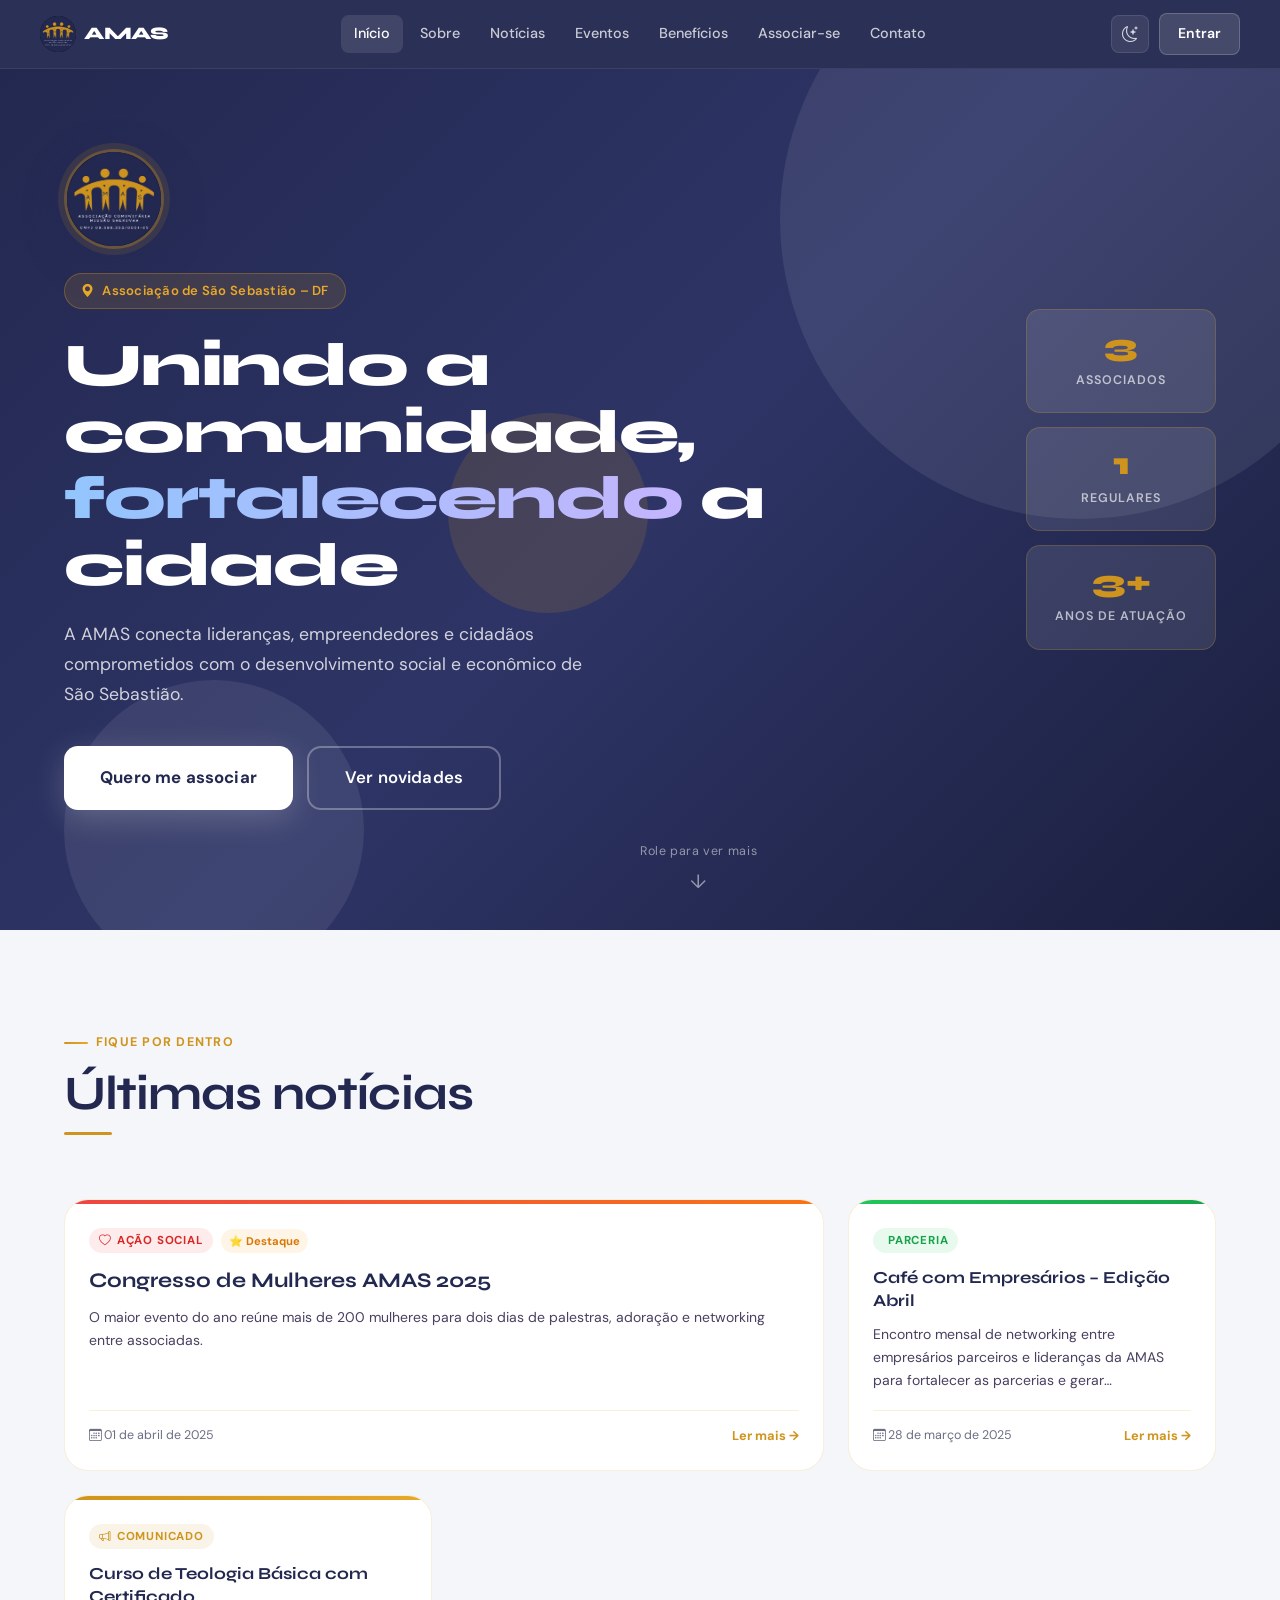
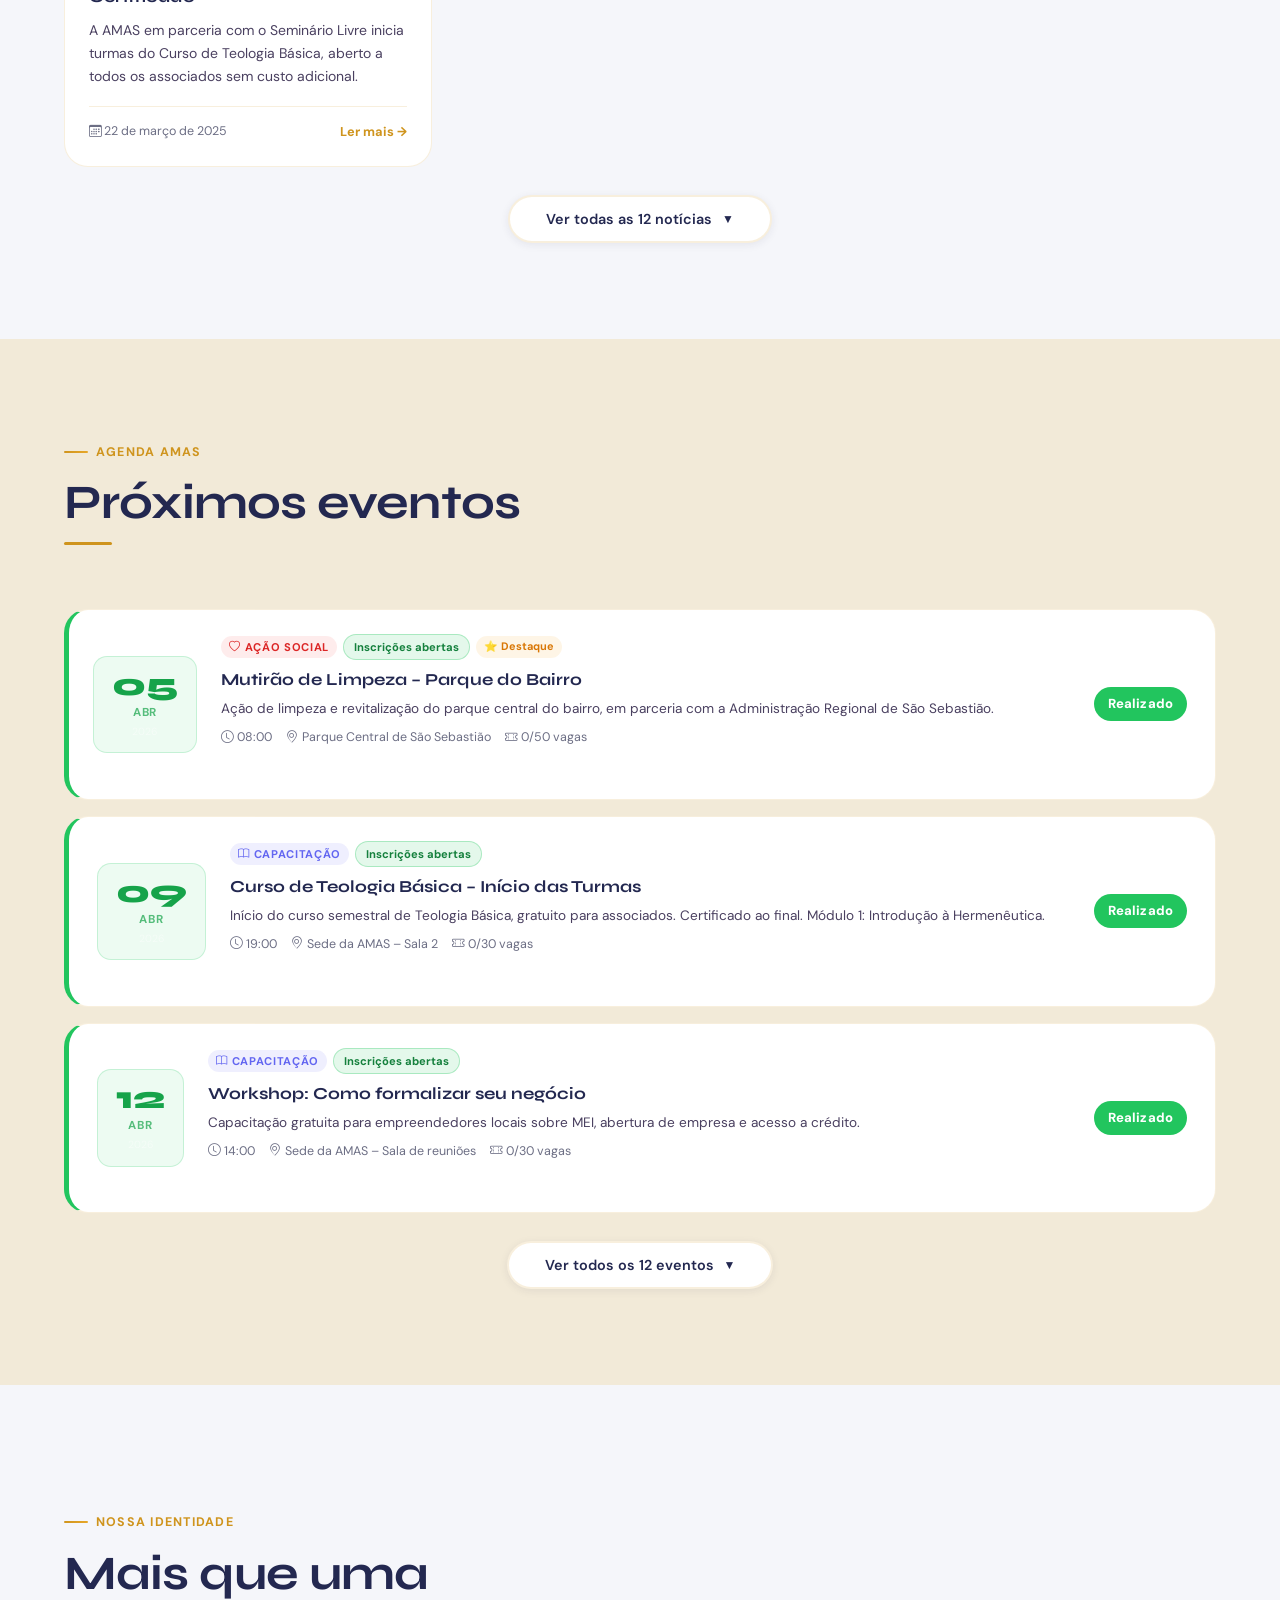
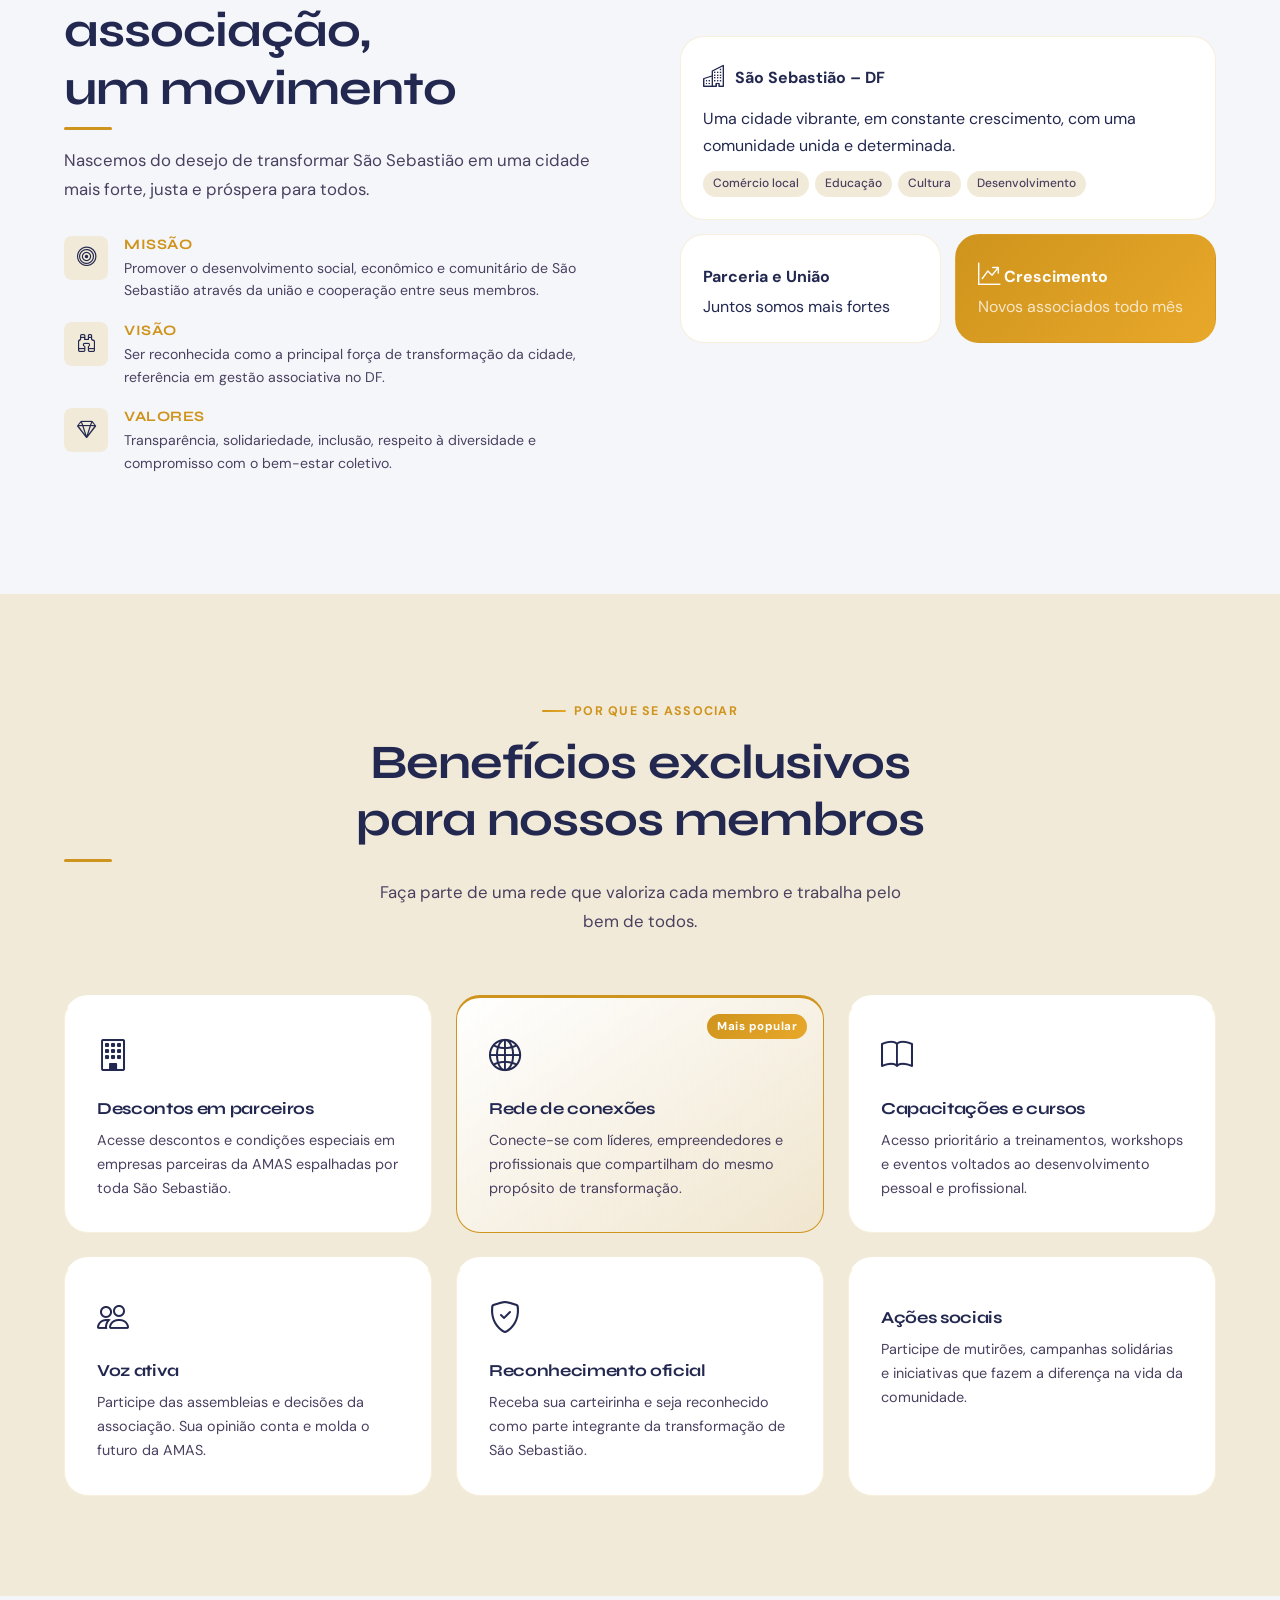
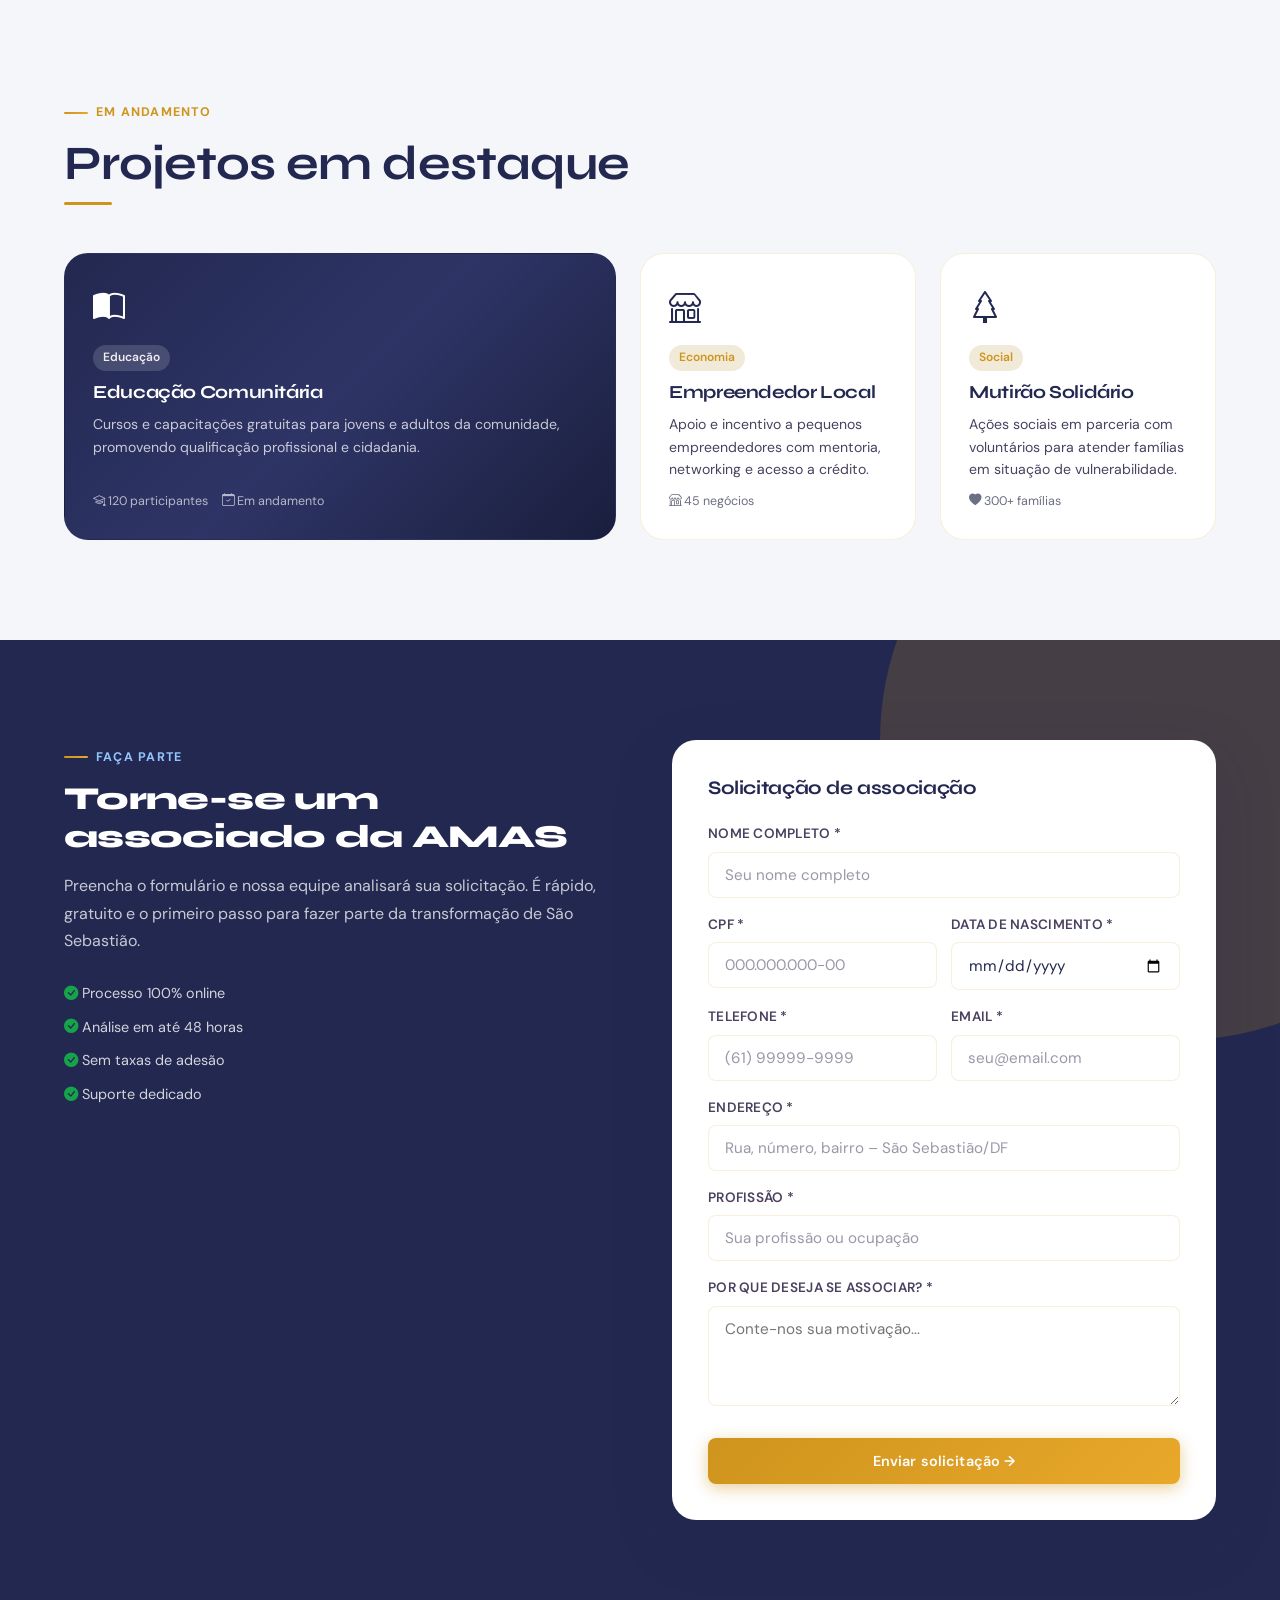
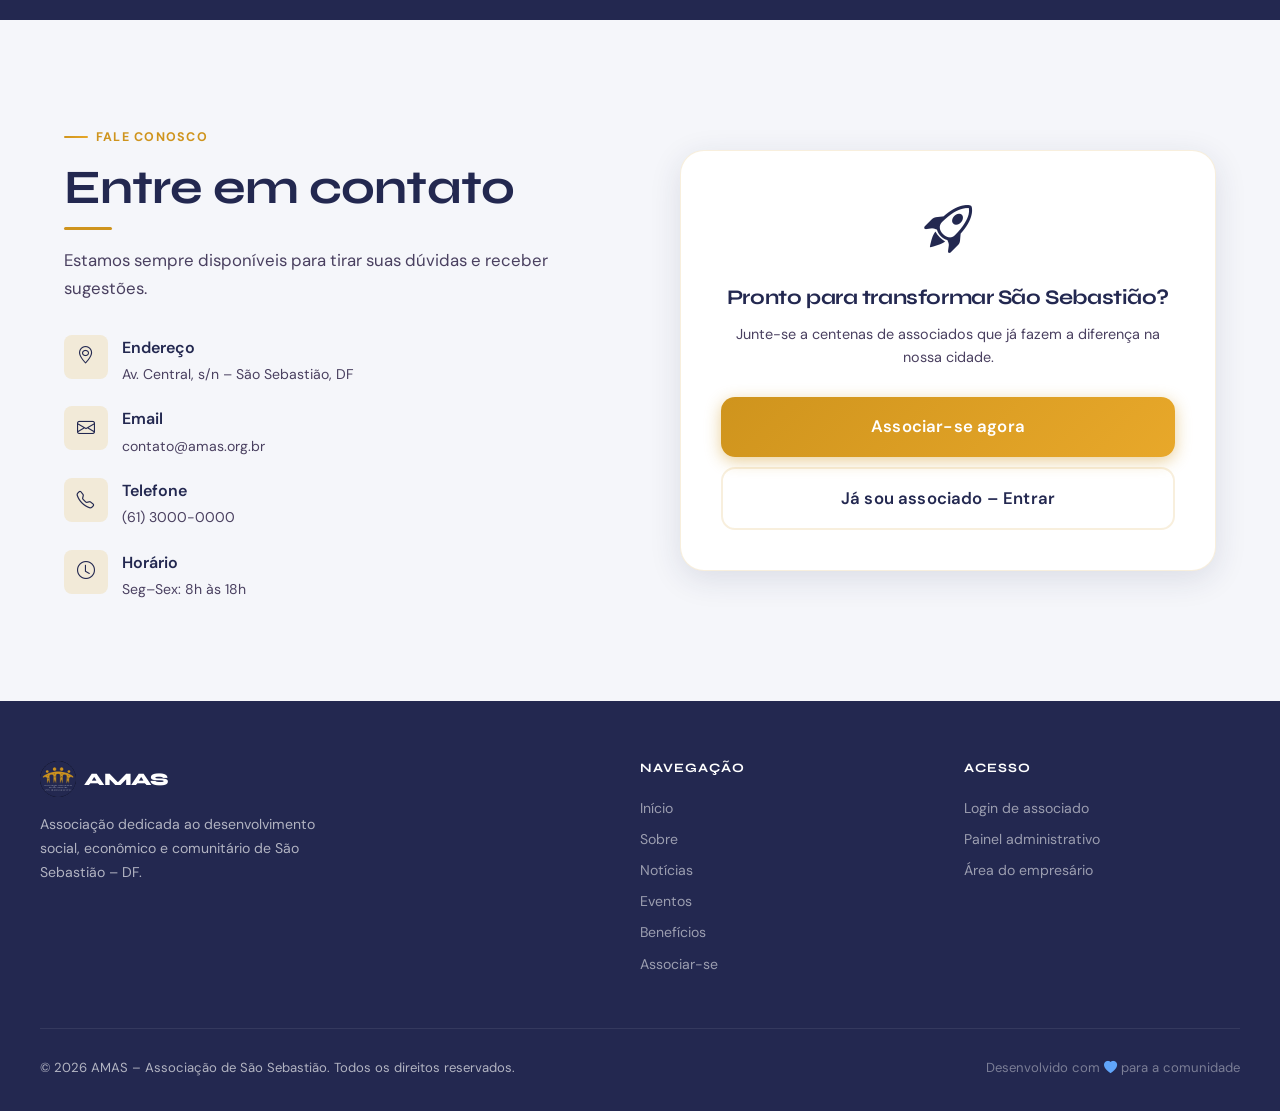
<file: index.html>
<!DOCTYPE html>
<html lang="pt-br" data-theme="light">
<head>
  <meta charset="UTF-8">
  <meta name="viewport" content="width=device-width, initial-scale=1.0">
  <title>AMAS – Associação de São Sebastião</title>
  <link rel="stylesheet" href="https://cdn.jsdelivr.net/npm/bootstrap-icons@1.11.3/font/bootstrap-icons.min.css">
  <link rel="stylesheet" href="css/style.css">
  <link rel="stylesheet" href="css/index.css">
</head>
<body>

<!-- HEADER -->
<header class="site-header">
  <div class="inner">
    <a href="index.html" class="logo-mark">
      <img src="[data-uri]" class="logo-img" alt="AMAS" aria-label="Logo AMAS"> AMAS
    </a>
    <nav class="site-nav">
      <a href="index.html" class="active">Início</a>
      <a href="sobre.html">Sobre</a>
      <a href="#noticias">Notícias</a>
      <a href="#eventos">Eventos</a>
      <a href="#beneficios">Benefícios</a>
      <a href="#associar">Associar-se</a>
      <a href="#contato">Contato</a>
    </nav>
    <div class="header-actions">
      <button class="btn-theme" id="btnTheme"><i class="bi bi-moon-stars"></i></button>
      <a href="login.html" class="btn-login-header">Entrar</a>
    </div>
  </div>
</header>

<!-- HERO -->
<section class="hero">
  <div class="hero-bg-shapes">
    <div class="shape shape-1"></div>
    <div class="shape shape-2"></div>
    <div class="shape shape-3"></div>
  </div>
  <div class="container hero-inner">
    <div class="hero-content">
      <div class="hero-logo-display">
        <img src="[data-uri]" alt="Logo AMAS" class="hero-logo-img">
      </div>
      <div class="hero-badge">
        <i class="bi bi-geo-alt-fill"></i> Associação de São Sebastião – DF
      </div>
      <h1 class="hero-title">
        Unindo a comunidade,<br>
        <span class="hero-highlight">fortalecendo</span> a cidade
      </h1>
      <p class="hero-desc">
        A AMAS conecta lideranças, empreendedores e cidadãos comprometidos com o desenvolvimento social e econômico de São Sebastião.
      </p>
      <div class="hero-actions">
        <a href="#associar" class="btn btn-lg" style="background:#fff;color:var(--azul-deep);font-weight:700;box-shadow:0 8px 32px rgba(255,255,255,0.2);">
          Quero me associar
        </a>
        <a href="#noticias" class="btn btn-lg" style="border:2px solid rgba(255,255,255,0.3);color:#fff;">
          Ver novidades
        </a>
      </div>
    </div>
    <div class="hero-stats">
      <div class="stat-card">
        <span class="stat-num" id="statTotal">—</span>
        <span class="stat-label">Associados</span>
      </div>
      <div class="stat-card">
        <span class="stat-num" id="statRegular">—</span>
        <span class="stat-label">Regulares</span>
      </div>
      <div class="stat-card">
        <span class="stat-num">3+</span>
        <span class="stat-label">Anos de atuação</span>
      </div>
    </div>
  </div>
  <div class="hero-scroll-indicator">
    <span>Role para ver mais</span>
    <div class="scroll-arrow">↓</div>
  </div>
</section>

<!-- NOTÍCIAS -->
<section class="section-noticias" id="noticias">
  <div class="container">
    <div class="section-header-row">
      <div>
        <span class="section-label">Fique por dentro</span>
        <h2 class="section-title">Últimas notícias</h2>
      </div>
    </div>
    <div id="publicNoticias" class="noticias-grid">
      <div class="pub-loading">Carregando notícias…</div>
    </div>
  </div>
</section>

<!-- EVENTOS -->
<section class="section-eventos" id="eventos">
  <div class="container">
    <div class="section-header-row">
      <div>
        <span class="section-label">Agenda AMAS</span>
        <h2 class="section-title">Próximos eventos</h2>
      </div>
    </div>
    <div id="publicEventos" class="eventos-list">
      <div class="pub-loading">Carregando eventos…</div>
    </div>
  </div>
</section>

<!-- SOBRE -->
<section class="section-sobre" id="sobre">
  <div class="container">
    <div class="sobre-grid">
      <div class="sobre-content">
        <span class="section-label">Nossa identidade</span>
        <h2 class="section-title">Mais que uma associação,<br>um movimento</h2>
        <p class="section-subtitle">
          Nascemos do desejo de transformar São Sebastião em uma cidade mais forte, justa e próspera para todos.
        </p>
        <div class="valores-grid">
          <div class="valor-item">
            <div class="valor-icon"><i class="bi bi-bullseye"></i></div>
            <div>
              <h4>Missão</h4>
              <p>Promover o desenvolvimento social, econômico e comunitário de São Sebastião através da união e cooperação entre seus membros.</p>
            </div>
          </div>
          <div class="valor-item">
            <div class="valor-icon"><i class="bi bi-binoculars"></i></div>
            <div>
              <h4>Visão</h4>
              <p>Ser reconhecida como a principal força de transformação da cidade, referência em gestão associativa no DF.</p>
            </div>
          </div>
          <div class="valor-item">
            <div class="valor-icon"><i class="bi bi-gem"></i></div>
            <div>
              <h4>Valores</h4>
              <p>Transparência, solidariedade, inclusão, respeito à diversidade e compromisso com o bem-estar coletivo.</p>
            </div>
          </div>
        </div>
      </div>
      <div class="sobre-visual">
        <div class="visual-card visual-card-main">
          <div class="vc-header">
            <span class="vc-icon"><i class="bi bi-buildings"></i></span>
            <strong>São Sebastião – DF</strong>
          </div>
          <p>Uma cidade vibrante, em constante crescimento, com uma comunidade unida e determinada.</p>
          <div class="vc-tags">
            <span class="tag">Comércio local</span>
            <span class="tag">Educação</span>
            <span class="tag">Cultura</span>
            <span class="tag">Desenvolvimento</span>
          </div>
        </div>
        <div class="visual-card visual-card-sm">
          <span class="vc-icon"><i class="bi bi-handshake"></i></span>
          <strong>Parceria e União</strong>
          <p>Juntos somos mais fortes</p>
        </div>
        <div class="visual-card visual-card-sm accent">
          <span class="vc-icon"><i class="bi bi-graph-up-arrow"></i></span>
          <strong>Crescimento</strong>
          <p>Novos associados todo mês</p>
        </div>
      </div>
    </div>
  </div>
</section>

<!-- BENEFÍCIOS -->
<section class="section-beneficios" id="beneficios">
  <div class="container">
    <div class="text-center mb-section">
      <span class="section-label">Por que se associar</span>
      <h2 class="section-title">Benefícios exclusivos<br>para nossos membros</h2>
      <p class="section-subtitle" style="margin:0 auto;">
        Faça parte de uma rede que valoriza cada membro e trabalha pelo bem de todos.
      </p>
    </div>
    <div class="beneficios-grid">
      <div class="beneficio-card">
        <div class="bc-icon"><i class="bi bi-building"></i></div>
        <h3>Descontos em parceiros</h3>
        <p>Acesse descontos e condições especiais em empresas parceiras da AMAS espalhadas por toda São Sebastião.</p>
      </div>
      <div class="beneficio-card featured">
        <div class="bc-badge">Mais popular</div>
        <div class="bc-icon"><i class="bi bi-globe2"></i></div>
        <h3>Rede de conexões</h3>
        <p>Conecte-se com líderes, empreendedores e profissionais que compartilham do mesmo propósito de transformação.</p>
      </div>
      <div class="beneficio-card">
        <div class="bc-icon"><i class="bi bi-book"></i></div>
        <h3>Capacitações e cursos</h3>
        <p>Acesso prioritário a treinamentos, workshops e eventos voltados ao desenvolvimento pessoal e profissional.</p>
      </div>
      <div class="beneficio-card">
        <div class="bc-icon"><i class="bi bi-people"></i></div>
        <h3>Voz ativa</h3>
        <p>Participe das assembleias e decisões da associação. Sua opinião conta e molda o futuro da AMAS.</p>
      </div>
      <div class="beneficio-card">
        <div class="bc-icon"><i class="bi bi-shield-check"></i></div>
        <h3>Reconhecimento oficial</h3>
        <p>Receba sua carteirinha e seja reconhecido como parte integrante da transformação de São Sebastião.</p>
      </div>
      <div class="beneficio-card">
        <div class="bc-icon"><i class="bi bi-heart-handshake"></i></div>
        <h3>Ações sociais</h3>
        <p>Participe de mutirões, campanhas solidárias e iniciativas que fazem a diferença na vida da comunidade.</p>
      </div>
    </div>
  </div>
</section>

<!-- PROJETOS -->
<section class="section-projetos">
  <div class="container">
    <div class="projetos-header">
      <div>
        <span class="section-label">Em andamento</span>
        <h2 class="section-title" style="margin-bottom:0;">Projetos em destaque</h2>
      </div>
    </div>
    <div class="projetos-grid">
      <div class="projeto-card grande">
        <div class="proj-icon"><i class="bi bi-book-half"></i></div>
        <span class="proj-tag">Educação</span>
        <h3>Educação Comunitária</h3>
        <p>Cursos e capacitações gratuitas para jovens e adultos da comunidade, promovendo qualificação profissional e cidadania.</p>
        <div class="proj-meta">
          <span><i class="bi bi-mortarboard"></i> 120 participantes</span>
          <span><i class="bi bi-calendar-check"></i> Em andamento</span>
        </div>
      </div>
      <div class="projeto-card">
        <div class="proj-icon"><i class="bi bi-shop"></i></div>
        <span class="proj-tag">Economia</span>
        <h3>Empreendedor Local</h3>
        <p>Apoio e incentivo a pequenos empreendedores com mentoria, networking e acesso a crédito.</p>
        <div class="proj-meta"><span><i class="bi bi-shop"></i> 45 negócios</span></div>
      </div>
      <div class="projeto-card">
        <div class="proj-icon"><i class="bi bi-tree"></i></div>
        <span class="proj-tag">Social</span>
        <h3>Mutirão Solidário</h3>
        <p>Ações sociais em parceria com voluntários para atender famílias em situação de vulnerabilidade.</p>
        <div class="proj-meta"><span><i class="bi bi-heart-fill"></i> 300+ famílias</span></div>
      </div>
    </div>
  </div>
</section>

<!-- FORMULÁRIO -->
<section class="section-associar" id="associar">
  <div class="container">
    <div class="associar-wrapper">
      <div class="associar-info">
        <span class="section-label" style="color:#93c5fd;">Faça parte</span>
        <h2 style="font-family:var(--font-display);font-size:2rem;font-weight:800;color:#fff;margin-bottom:16px;">
          Torne-se um associado da AMAS
        </h2>
        <p style="color:rgba(255,255,255,0.75);line-height:1.7;margin-bottom:28px;">
          Preencha o formulário e nossa equipe analisará sua solicitação. É rápido, gratuito e o primeiro passo para fazer parte da transformação de São Sebastião.
        </p>
        <ul class="checklist">
          <li><i class="bi bi-check-circle-fill" style="color:#16a34a;"></i> Processo 100% online</li>
          <li><i class="bi bi-check-circle-fill" style="color:#16a34a;"></i> Análise em até 48 horas</li>
          <li><i class="bi bi-check-circle-fill" style="color:#16a34a;"></i> Sem taxas de adesão</li>
          <li><i class="bi bi-check-circle-fill" style="color:#16a34a;"></i> Suporte dedicado</li>
        </ul>
      </div>
      <div class="associar-form-card">
        <h3 style="font-family:var(--font-display);font-size:1.2rem;font-weight:700;margin-bottom:24px;color:var(--text-primary);">
          Solicitação de associação
        </h3>
        <div id="formSucesso" class="hidden form-success-msg">
          <div class="success-icon"><i class="bi bi-check-circle-fill" style="font-size:2.5rem;color:#16a34a;"></i></div>
          <h4>Solicitação enviada!</h4>
          <p>Sua solicitação foi enviada com sucesso. A equipe da AMAS analisará seu cadastro e entrará em contato em breve.</p>
        </div>
        <form id="formAssociar" class="form-grid" novalidate>
          <div class="form-group">
            <label class="form-label">Nome completo *</label>
            <input type="text" id="f_nome" class="form-input" placeholder="Seu nome completo" required>
          </div>
          <div class="form-row">
            <div class="form-group">
              <label class="form-label">CPF *</label>
              <input type="text" id="f_cpf" class="form-input" placeholder="000.000.000-00" maxlength="14" required>
            </div>
            <div class="form-group">
              <label class="form-label">Data de nascimento *</label>
              <input type="date" id="f_nasc" class="form-input" required>
            </div>
          </div>
          <div class="form-row">
            <div class="form-group">
              <label class="form-label">Telefone *</label>
              <input type="tel" id="f_tel" class="form-input" placeholder="(61) 99999-9999" required>
            </div>
            <div class="form-group">
              <label class="form-label">Email *</label>
              <input type="email" id="f_email" class="form-input" placeholder="seu@email.com" required>
            </div>
          </div>
          <div class="form-group">
            <label class="form-label">Endereço *</label>
            <input type="text" id="f_end" class="form-input" placeholder="Rua, número, bairro – São Sebastião/DF" required>
          </div>
          <div class="form-group">
            <label class="form-label">Profissão *</label>
            <input type="text" id="f_prof" class="form-input" placeholder="Sua profissão ou ocupação" required>
          </div>
          <div class="form-group">
            <label class="form-label">Por que deseja se associar? *</label>
            <textarea id="f_motivo" class="form-textarea" placeholder="Conte-nos sua motivação..." rows="3" required></textarea>
          </div>
          <p id="formMsg" style="font-size:0.85rem;color:#ef4444;"></p>
          <button type="submit" class="btn btn-primary" style="width:100%;justify-content:center;padding:14px;">
            Enviar solicitação →
          </button>
        </form>
      </div>
    </div>
  </div>
</section>

<!-- CONTATO -->
<section class="section-contato" id="contato">
  <div class="container">
    <div class="contato-grid">
      <div>
        <span class="section-label">Fale conosco</span>
        <h2 class="section-title">Entre em contato</h2>
        <p class="section-subtitle">Estamos sempre disponíveis para tirar suas dúvidas e receber sugestões.</p>
        <div class="contato-items">
          <div class="contato-item">
            <span class="ci-icon"><i class="bi bi-geo-alt"></i></span>
            <div><strong>Endereço</strong><p>Av. Central, s/n – São Sebastião, DF</p></div>
          </div>
          <div class="contato-item">
            <span class="ci-icon"><i class="bi bi-envelope"></i></span>
            <div><strong>Email</strong><p>contato@amas.org.br</p></div>
          </div>
          <div class="contato-item">
            <span class="ci-icon"><i class="bi bi-telephone"></i></span>
            <div><strong>Telefone</strong><p>(61) 3000-0000</p></div>
          </div>
          <div class="contato-item">
            <span class="ci-icon"><i class="bi bi-clock"></i></span>
            <div><strong>Horário</strong><p>Seg–Sex: 8h às 18h</p></div>
          </div>
        </div>
      </div>
      <div class="contato-cta-card">
        <div class="cta-icon"><i class="bi bi-rocket-takeoff"></i></div>
        <h3>Pronto para transformar São Sebastião?</h3>
        <p>Junte-se a centenas de associados que já fazem a diferença na nossa cidade.</p>
        <a href="#associar" class="btn btn-primary btn-lg" style="width:100%;justify-content:center;">Associar-se agora</a>
        <a href="login.html" class="btn btn-outline btn-lg" style="width:100%;justify-content:center;margin-top:10px;">Já sou associado – Entrar</a>
      </div>
    </div>
  </div>
</section>

<!-- FOOTER -->
<footer class="site-footer">
  <div class="footer-inner">
    <div class="footer-grid">
      <div class="footer-brand">
        <div class="logo-mark" style="color:#fff;">
          <img src="[data-uri]" class="logo-img" alt="AMAS" aria-label="Logo AMAS"> AMAS
        </div>
        <p>Associação dedicada ao desenvolvimento social, econômico e comunitário de São Sebastião – DF.</p>
      </div>
      <div class="footer-col">
        <h4>Navegação</h4>
        <a href="index.html">Início</a>
        <a href="sobre.html">Sobre</a>
        <a href="#noticias">Notícias</a>
        <a href="#eventos">Eventos</a>
        <a href="#beneficios">Benefícios</a>
        <a href="#associar">Associar-se</a>
      </div>
      <div class="footer-col">
        <h4>Acesso</h4>
        <a href="login.html">Login de associado</a>
        <a href="login.html">Painel administrativo</a>
        <a href="login.html">Área do empresário</a>
      </div>
    </div>
    <div class="footer-bottom">
      <span>© 2026 AMAS – Associação de São Sebastião. Todos os direitos reservados.</span>
      <span style="color:rgba(255,255,255,0.4);">Desenvolvido com <i class="bi bi-heart-fill" style="color:#60a5fa;"></i> para a comunidade</span>
    </div>
  </div>
</footer>

<!-- MODAL: Leitura de notícia -->
<div class="modal-overlay hidden" id="modalNoticiaPublica">
  <div class="modal" style="max-width:640px;">
    <div class="modal-header">
      <h3 class="modal-title" id="mnpTitulo"></h3>
      <button class="modal-close" id="mnpClose">✕</button>
    </div>
    <div id="mnpBody"></div>
  </div>
</div>

<script src="js/database.js"></script>
<script src="js/utils.js"></script>
<script src="js/index.js"></script>
</body>
</html>
</file>
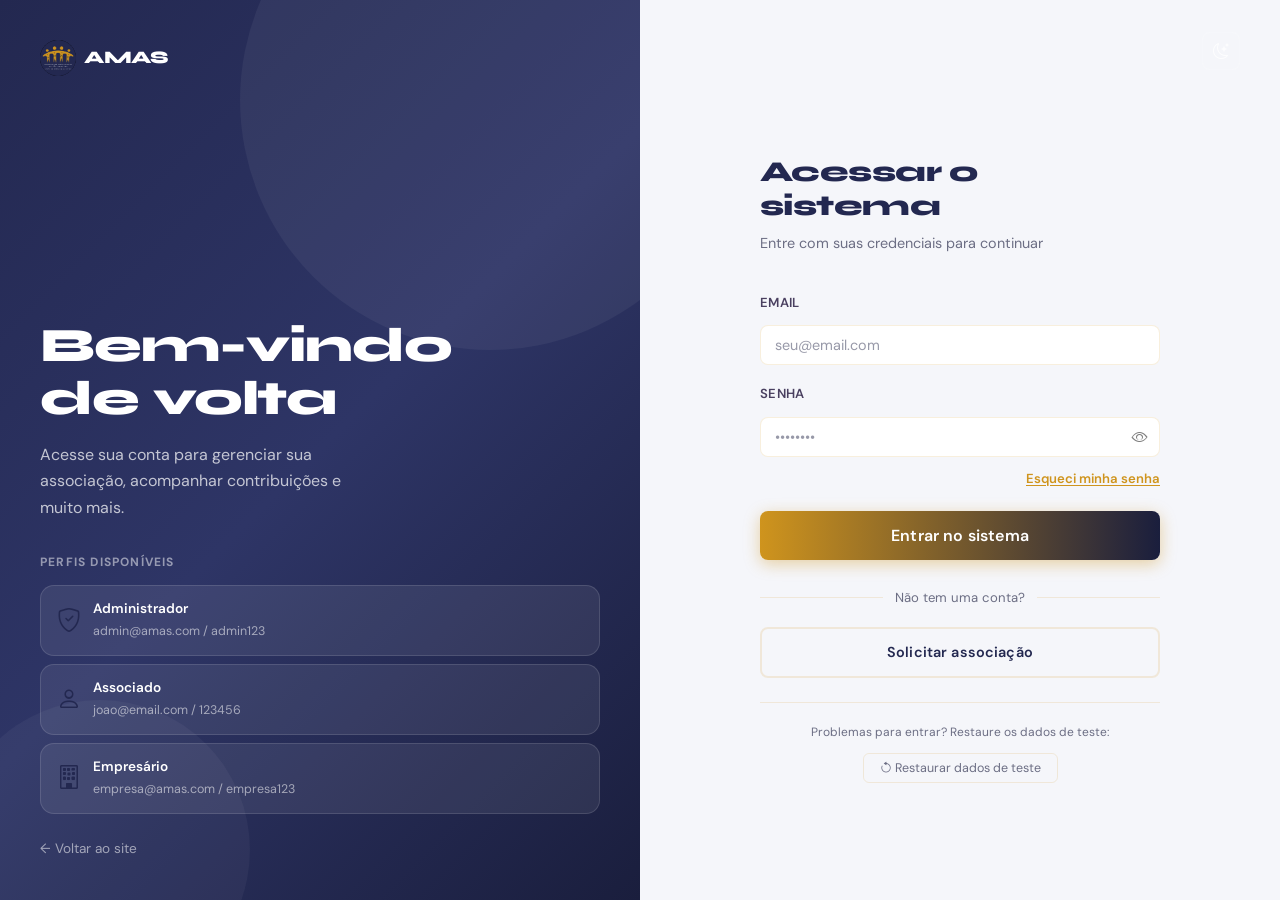
<file: associado.html>
<!DOCTYPE html>
<html lang="pt-br" data-theme="light">
<head>
  <meta charset="UTF-8">
  <meta name="viewport" content="width=device-width, initial-scale=1.0">
  <title>Painel do Associado – AMAS</title>
  <link rel="stylesheet" href="https://cdn.jsdelivr.net/npm/bootstrap-icons@1.11.3/font/bootstrap-icons.min.css">
  <link rel="stylesheet" href="css/style.css">
  <link rel="stylesheet" href="css/painel.css">
  <link rel="stylesheet" href="css/associado.css">
</head>
<body class="painel-body">

<div id="saveIndicator" class="save-indicator"></div>

<!-- SIDEBAR -->
<aside class="sidebar" id="sidebar">
  <div class="sidebar-header">
    <a href="index.html" class="logo-mark" style="color:#fff;">
      <img src="[data-uri]" class="logo-img" alt="AMAS" aria-label="Logo AMAS"> AMAS
    </a>
    <button class="sidebar-close-btn" id="sidebarClose">✕</button>
  </div>

  <div class="sidebar-avatar-wrap">
    <div class="sidebar-avatar" id="sidebarAvatar"><i class="bi bi-person"></i></div>
    <strong id="sidebarNome">Associado</strong>
    <small id="sidebarMatricula">—</small>
  </div>

  <nav class="sidebar-nav">
    <button class="nav-item active" data-section="perfil">
      <span class="nav-icon"><i class="bi bi-person-circle"></i></span><span>Meu Perfil</span>
    </button>
    <button class="nav-item" data-section="mensagens" id="navMensagens">
      <span class="nav-icon"><i class="bi bi-envelope"></i></span><span>Mensagens</span>
      <span class="badge-count hidden" id="badgeMensagens">0</span>
    </button>
    <button class="nav-item" data-section="financeiro">
      <span class="nav-icon"><i class="bi bi-credit-card"></i></span><span>Situação Financeira</span>
    </button>
    <button class="nav-item" data-section="enviar">
      <span class="nav-icon"><i class="bi bi-upload"></i></span><span>Enviar Comprovante</span>
    </button>
    <button class="nav-item" data-section="historico">
      <span class="nav-icon"><i class="bi bi-clock-history"></i></span><span>Histórico</span>
    </button>
    <button class="nav-item" data-section="eventos" id="navEventos">
      <span class="nav-icon"><i class="bi bi-calendar-event"></i></span><span>Meus Eventos</span>
    </button>
    <button class="nav-item" data-section="parceiros">
      <span class="nav-icon"><i class="bi bi-shop"></i></span><span>Empresas Parceiras</span>
    </button>
    <button class="nav-item" data-section="carteirinha">
      <span class="nav-icon"><i class="bi bi-person-badge"></i></span><span>Carteirinha Digital</span>
    </button>
  </nav>

  <div class="sidebar-footer">
    <button class="btn-theme sidebar-theme" id="btnTheme"><i class="bi bi-moon-stars"></i></button>
    <button class="btn btn-ghost sidebar-logout" id="btnLogout">Sair</button>
  </div>
</aside>

<!-- HAMBURGER -->
<button class="hamburger-btn" id="hamburgerBtn"><i class="bi bi-list"></i></button>

<!-- MAIN -->
<main class="painel-main">
  <div class="painel-topbar">
    <div>
      <h1 class="painel-page-title" id="pageTitle">Meu Perfil</h1>
      <p class="painel-page-sub" id="pageSub">Seus dados cadastrais</p>
    </div>
    <div id="statusChip"></div>
  </div>

  <!-- AVISO SENHA -->
  <div id="avisoSenha" class="aviso-senha hidden">
    <div class="aviso-icon"><i class="bi bi-shield-lock" style="font-size:2.5rem;color:var(--azul-mid);"></i></div>
    <div><strong>Troque sua senha no primeiro acesso</strong><p>Por segurança, defina uma senha pessoal antes de continuar.</p></div>
    <button class="btn btn-primary btn-sm" id="btnIrTrocarSenha">Trocar agora</button>
  </div>

  <!-- ══ PERFIL ══ -->
  <section id="sec-perfil" class="painel-section">
    <div class="perfil-grid">
      <div class="card">
        <div class="card-title-row">
          <h3 class="card-title"><i class="bi bi-person-vcard"></i> Dados Pessoais</h3>
          <button class="btn btn-outline btn-sm" id="btnEditarPerfil"><i class="bi bi-pencil"></i> Editar</button>
        </div>
        <div class="dados-list" id="dadosPessoais"></div>
      </div>
      <div class="card">
        <h3 class="card-title"><i class="bi bi-camera"></i> Foto de Perfil</h3>
        <div class="foto-perfil-wrap">
          <div class="foto-perfil-preview" id="fotoPreview">
            <span class="foto-placeholder" id="fotoPlaceholder"><i class="bi bi-person" style="font-size:2.5rem;"></i></span>
            <img id="fotoImgPreview" src="" alt="Foto" style="display:none;width:100%;height:100%;object-fit:cover;border-radius:50%;">
          </div>
          <label class="btn btn-outline btn-sm foto-upload-label" style="margin-top:12px;cursor:pointer;">
            <i class="bi bi-camera"></i> Alterar foto
            <input type="file" id="inputFoto" accept="image/*" style="display:none;">
          </label>
          <p class="text-muted" style="font-size:0.78rem;margin-top:6px;">JPG ou PNG – máx. 2MB</p>
        </div>
      </div>
    </div>
  </section>

  <!-- ══ MENSAGENS ══ -->
  <section id="sec-mensagens" class="painel-section hidden">
    <div class="card">
      <h3 class="card-title"><i class="bi bi-envelope"></i> Central de Mensagens</h3>
      <div id="listaMensagens" class="mensagens-list"></div>
    </div>
  </section>

  <!-- ══ FINANCEIRO ══ -->
  <section id="sec-financeiro" class="painel-section hidden">
    <div class="financeiro-grid">
      <div class="card">
        <h3 class="card-title"><i class="bi bi-credit-card"></i> Situação Atual</h3>
        <div id="situacaoFinanceira"></div>
      </div>
      <div class="card">
        <h3 class="card-title"><i class="bi bi-exclamation-triangle"></i> Parcelas em Atraso</h3>
        <div id="parcelasAtrasoCont"></div>
      </div>
      <div class="card" style="grid-column:1/-1;">
        <h3 class="card-title"><i class="bi bi-envelope-paper"></i> Mensagens do Administrador</h3>
        <div id="mensagensAdmin"></div>
      </div>
    </div>
  </section>

  <!-- ══ ENVIAR COMPROVANTE ══ -->
  <section id="sec-enviar" class="painel-section hidden">
    <div class="envio-wrapper">
      <div class="card">
        <h3 class="card-title"><i class="bi bi-upload"></i> Enviar Comprovante Mensal</h3>
        <div id="enviofeedback" class="hidden form-success-msg" style="padding:24px 0 0;">
          <div class="success-icon"><i class="bi bi-check-circle-fill" style="color:#16a34a;font-size:2rem;"></i></div>
          <h4>Comprovante enviado!</h4>
          <p>Seu comprovante foi recebido e está em análise. Acompanhe o status no histórico.</p>
          <button class="btn btn-outline" style="margin-top:16px;" id="btnEnviarOutro">Enviar outro</button>
        </div>
        <form id="formComprovante" novalidate>
          <div class="form-group" style="margin-bottom:16px;">
            <label class="form-label">Mês de referência *</label>
            <input type="month" id="mesRef" class="form-input" required>
          </div>
          <div class="form-group" style="margin-bottom:16px;">
            <label class="form-label">Valor da contribuição (R$) *</label>
            <input type="text" id="valorContrib" class="form-input" placeholder="R$ 0,00" required>
          </div>
          <div class="form-group" style="margin-bottom:16px;">
            <label class="form-label">Observações do pagamento</label>
            <textarea id="obsContrib" class="form-input" rows="3" placeholder="Ex: Adiantamento de abril, quitação de atraso de fevereiro..."></textarea>
          </div>
          <div class="form-group" style="margin-bottom:16px;">
            <label class="form-label">Comprovante (imagem ou PDF) *</label>
            <div class="file-drop-zone" id="fileDropZone">
              <span class="fdz-icon"><i class="bi bi-paperclip"></i></span>
              <span class="fdz-text">Arraste o arquivo aqui ou <strong>clique para selecionar</strong></span>
              <span class="fdz-hint">JPG, PNG ou PDF – máx. 5MB</span>
              <span class="fdz-selected hidden" id="fdz-selected"></span>
              <input type="file" id="arquivoComp" accept=".jpg,.jpeg,.png,.pdf" style="display:none;" required>
            </div>
          </div>
          <p id="envioErro" style="color:#ef4444;font-size:0.85rem;margin-bottom:12px;"></p>
          <button type="submit" class="btn btn-primary" style="width:100%;justify-content:center;padding:14px;">
            Enviar comprovante
          </button>
        </form>
      </div>
    </div>
  </section>

  <!-- ══ HISTÓRICO ══ -->
  <section id="sec-historico" class="painel-section hidden">
    <div class="card" style="padding:0;overflow:hidden;">
      <div class="table-wrapper">
        <table>
          <thead>
            <tr>
              <th>Mês / Data</th>
              <th>Valor</th>
              <th>Observações</th>
              <th>Status</th>
              <th>Retorno Admin</th>
            </tr>
          </thead>
          <tbody id="tbodyHistorico"></tbody>
        </table>
      </div>
    </div>
  </section>

  <!-- ══ MEUS EVENTOS ══ -->
  <section id="sec-eventos" class="painel-section hidden">

    <!-- ABAS internas -->
    <div class="ev-tabs-bar">
      <button class="ev-tab ativo" data-ev-tab="disponiveis">
        <i class="bi bi-calendar-event"></i> Eventos Disponíveis
      </button>
      <button class="ev-tab" data-ev-tab="inscritos">
        <i class="bi bi-ticket-perforated"></i> Minhas Inscrições
        <span class="ev-tab-count hidden" id="countInscritos">0</span>
      </button>
    </div>

    <!-- PAINEL: Disponíveis -->
    <div id="evPainelDisponiveis">
      <!-- Barra de filtros -->
      <div class="ev-filtros-bar">
        <input type="text" id="evBusca" class="form-input ev-busca-input"
          placeholder="Buscar evento...">
        <div class="ev-tipo-filtros" id="evTipoFiltros">
          <button class="ev-filtro-btn ativo" data-tipo="">Todos</button>
          <button class="ev-filtro-btn" data-tipo="social"><i class="bi bi-heart"></i> Social</button>
          <button class="ev-filtro-btn" data-tipo="capacitacao"><i class="bi bi-book"></i> Capacitação</button>
          <button class="ev-filtro-btn" data-tipo="cultural"><i class="bi bi-stars"></i> Cultural</button>
          <button class="ev-filtro-btn" data-tipo="parceria"><i class="bi bi-handshake"></i> Parceria</button>
          <button class="ev-filtro-btn" data-tipo="reuniao"><i class="bi bi-chat-square-text"></i> Assembleia</button>
        </div>
      </div>
      <!-- Grade de cards -->
      <div id="listaEventosAssoc" class="ev-grid"></div>
    </div>

    <!-- PAINEL: Minhas inscrições -->
    <div id="evPainelInscritos" class="hidden">
      <div id="minhasInscricoes" class="ev-mine-lista"></div>
    </div>

  </section>

  <!-- ══ EMPRESAS PARCEIRAS ══ -->
  <section id="sec-parceiros" class="painel-section hidden">
    <div class="card" style="margin-bottom:20px;">
      <div class="card-title-row">
        <div>
          <h3 class="card-title"><i class="bi bi-shop"></i> Catálogo de Convênios</h3>
          <p style="font-size:0.83rem;color:var(--text-muted);margin-top:2px;">
            Descontos e vantagens exclusivos para associados AMAS.
          </p>
        </div>
        <input type="text" id="buscaParceiros" class="form-input"
          placeholder="Buscar empresa..." style="max-width:200px;">
      </div>
      <div id="catalogoParceiros" style="margin-top:16px;"></div>
    </div>
  </section>

  <!-- ══ CARTEIRINHA ══ -->
  <section id="sec-carteirinha" class="painel-section hidden">
    <div class="carteirinha-page">
      <div class="carteirinha-digital" id="carteirinhaDigital">
        <div class="cart-header">
          <div class="cart-logo-area">
            <img src="[data-uri]" class="logo-img-lg cart-logo-real" alt="AMAS" aria-label="Logo AMAS">
            <div>
              <div class="cart-org">AMAS</div>
              <div class="cart-org-sub">Associação de São Sebastião/DF</div>
            </div>
          </div>
          <div class="cart-qr">▣</div>
        </div>
        <div class="cart-body">
          <div class="cart-foto" id="cartFoto"><span><i class="bi bi-person" style="font-size:2.5rem;"></i></span></div>
          <div class="cart-info">
            <div class="cart-nome" id="cartNome">—</div>
            <div class="cart-matricula" id="cartMatricula">—</div>
            <div class="cart-profissao" id="cartProfissao">—</div>
            <div class="cart-entrada" id="cartEntrada">—</div>
          </div>
        </div>
        <div class="cart-footer">
          <div class="cart-status-badge" id="cartStatusBadge">—</div>
          <div class="cart-validade">Validade: 12/2025</div>
        </div>
      </div>
      <div style="margin-top:16px;text-align:center;">
        <button class="btn btn-outline btn-sm" onclick="window.print()"><i class="bi bi-printer"></i> Imprimir Carteirinha</button>
      </div>
    </div>
  </section>
</main>

<!-- MODAL TROCAR SENHA -->
<div class="modal-overlay hidden" id="modalSenha">
  <div class="modal">
    <div class="modal-header">
      <h3 class="modal-title"><i class="bi bi-shield-lock"></i> Trocar Senha</h3>
      <button class="modal-close" onclick="document.getElementById('modalSenha').classList.add('hidden')">✕</button>
    </div>
    <p style="color:var(--text-secondary);font-size:0.9rem;margin-bottom:20px;">Para sua segurança, crie uma senha pessoal para acessar o sistema.</p>
    <form id="formTrocarSenha" novalidate>
      <div class="form-group" style="margin-bottom:14px;">
        <label class="form-label">Nova senha *</label>
        <input type="password" id="novaSenha" class="form-input" placeholder="Mínimo 6 caracteres" required>
      </div>
      <div class="form-group" style="margin-bottom:20px;">
        <label class="form-label">Confirmar nova senha *</label>
        <input type="password" id="confirmarSenha" class="form-input" placeholder="Repita a senha" required>
      </div>
      <p id="senhaErro" style="color:#ef4444;font-size:0.85rem;margin-bottom:12px;"></p>
      <button type="submit" class="btn btn-primary" style="width:100%;justify-content:center;padding:14px;">Confirmar nova senha</button>
    </form>
  </div>
</div>

<!-- MODAL EDITAR PERFIL -->
<div class="modal-overlay hidden" id="modalEditarPerfil">
  <div class="modal modal-lg">
    <div class="modal-header">
      <h3 class="modal-title"><i class="bi bi-pencil"></i> Editar Perfil</h3>
      <button class="modal-close" onclick="document.getElementById('modalEditarPerfil').classList.add('hidden')">✕</button>
    </div>
    <form id="formEditarPerfil" novalidate>
      <div class="form-grid-2">
        <div class="form-group">
          <label class="form-label">Nome completo *</label>
          <input type="text" id="editNome" class="form-input" required>
        </div>
        <div class="form-group">
          <label class="form-label">Telefone *</label>
          <input type="text" id="editTelefone" class="form-input" placeholder="(00) 00000-0000" maxlength="15">
        </div>
        <div class="form-group">
          <label class="form-label">E-mail *</label>
          <input type="email" id="editEmail" class="form-input" required>
        </div>
        <div class="form-group">
          <label class="form-label">Profissão</label>
          <input type="text" id="editProfissao" class="form-input">
        </div>
        <div class="form-group" style="grid-column:1/-1;">
          <label class="form-label">Endereço</label>
          <input type="text" id="editEndereco" class="form-input">
        </div>
      </div>
      <p id="editErro" style="color:#ef4444;font-size:0.85rem;margin:12px 0;"></p>
      <div style="display:flex;gap:12px;margin-top:16px;">
        <button type="button" class="btn btn-outline" onclick="document.getElementById('modalEditarPerfil').classList.add('hidden')" style="flex:1;">Cancelar</button>
        <button type="submit" class="btn btn-primary" style="flex:1;">Salvar alterações</button>
      </div>
    </form>
  </div>
</div>

<!-- MODAL PAGAR PARCELA -->
<div class="modal-overlay hidden" id="modalPagamento">
  <div class="modal">
    <div class="modal-header">
      <h3 class="modal-title"><i class="bi bi-credit-card"></i> Registrar Pagamento</h3>
      <button class="modal-close" onclick="document.getElementById('modalPagamento').classList.add('hidden')">✕</button>
    </div>
    <p style="color:var(--text-secondary);font-size:0.88rem;margin-bottom:16px;">Parcela: <strong id="parcelaMesLabel">—</strong></p>
    <div class="form-group" style="margin-bottom:14px;">
      <label class="form-label">Observações do pagamento</label>
      <textarea id="obsPagamento" class="form-input" rows="3" placeholder="Ex: Quitação de atraso, incluindo juros..."></textarea>
    </div>
    <div class="form-group" style="margin-bottom:14px;">
      <label class="form-label">Comprovante (opcional)</label>
      <input type="file" id="arquivoParcela" class="form-input" accept=".jpg,.jpeg,.png,.pdf">
    </div>
    <button class="btn btn-primary" style="width:100%;justify-content:center;" id="btnConfirmarPagamento">Registrar e enviar para análise</button>
  </div>
</div>


<!-- MODAL DETALHE DO EVENTO -->
<div class="modal-overlay hidden" id="modalDetalheEvento">
  <div class="modal modal-lg modal-ev-detalhe">
    <div class="modal-header">
      <div style="flex:1;min-width:0;">
        <div class="med-tipo-row" id="medTipoRow"></div>
        <h3 class="modal-title" id="medTitulo" style="margin-top:6px;font-size:1.15rem;line-height:1.3;"></h3>
      </div>
      <button class="modal-close" onclick="document.getElementById('modalDetalheEvento').classList.add('hidden')">✕</button>
    </div>

    <!-- Corpo do detalhe -->
    <div id="medBody">
      <!-- Info principal -->
      <div class="med-info-grid" id="medInfoGrid"></div>

      <!-- Descrição completa -->
      <div class="med-descricao" id="medDescricao"></div>

      <!-- Barra de vagas -->
      <div id="medVagasBlock"></div>

      <!-- Botão de ação -->
      <div id="medAcao" style="margin-top:20px;"></div>
    </div>
  </div>
</div>

<script src="js/database.js"></script>
<script src="js/utils.js"></script>
<script src="js/associado.js"></script>
</body>
</html>
</file>
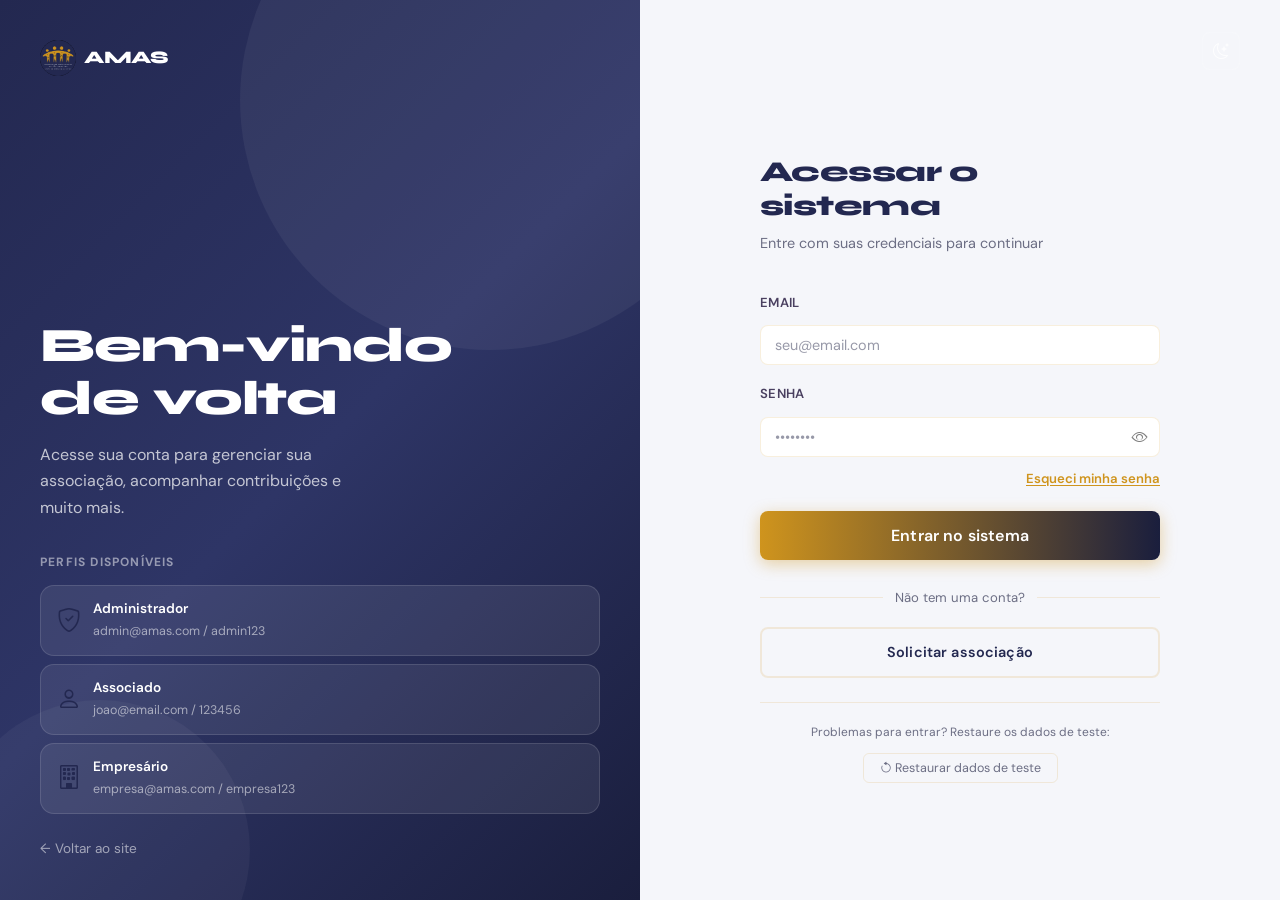
<file: empresario.html>
<!DOCTYPE html>
<html lang="pt-br" data-theme="light">
<head>
  <meta charset="UTF-8">
  <meta name="viewport" content="width=device-width, initial-scale=1.0">
  <title>Portal do Empresário – AMAS</title>
  <link rel="stylesheet" href="https://cdn.jsdelivr.net/npm/bootstrap-icons@1.11.3/font/bootstrap-icons.min.css">
  <link rel="stylesheet" href="css/style.css">
  <link rel="stylesheet" href="css/painel.css">
  <link rel="stylesheet" href="css/associado.css">
  <link rel="stylesheet" href="css/empresario.css">
</head>
<body class="emp-body">
<div id="saveIndicator" class="save-indicator"></div>

<aside class="sidebar" id="sidebar">
  <div class="sidebar-header">
    <a href="index.html" class="logo-mark" style="color:#fff;"><img src="[data-uri]" class="logo-img" alt="AMAS" aria-label="Logo AMAS"> AMAS</a>
    <button class="sidebar-close-btn" id="sidebarClose"><i class="bi bi-x-lg"></i></button>
  </div>
  <div class="sidebar-avatar-wrap">
    <div class="sidebar-avatar"><i class="bi bi-building"></i></div>
    <strong id="empNome">Empresário</strong>
    <small id="empCnpj">—</small>
  </div>
  <nav class="sidebar-nav">
    <button class="nav-item active" data-section="consulta">
      <span class="nav-icon"><i class="bi bi-person-check"></i></span><span>Consultar Associado</span>
    </button>
    <!-- dashboard financeiro removido no v4.6 -->
    <button class="nav-item" data-section="parceria">
      <span class="nav-icon"><i class="bi bi-people-fill"></i></i></span><span>Minha Parceria</span>
    </button>
    <button class="nav-item" data-section="unidades">
      <span class="nav-icon"><i class="bi bi-geo-alt"></i></span><span>Minhas Unidades</span>
    </button>
    <button class="nav-item" data-section="alerta">
      <span class="nav-icon"><i class="bi bi-bell"></i></span><span>Enviar Alerta</span>
    </button>
    <button class="nav-item" data-section="historico">
      <span class="nav-icon"><i class="bi bi-clock-history"></i></span><span>Histórico</span>
    </button>
  </nav>
  <div class="sidebar-footer">
    <button class="btn-theme sidebar-theme" id="btnTheme"><i class="bi bi-moon-stars"></i></button>
    <button class="btn btn-ghost sidebar-logout" id="btnLogout">Sair</button>
  </div>
</aside>

<button class="hamburger-btn" id="hamburgerBtn"><i class="bi bi-list"></i></button>

<main class="painel-main">
  <div class="painel-topbar">
    <div>
      <h1 class="painel-page-title" id="pageTitle">Consultar Associado</h1>
      <p class="painel-page-sub" id="pageSub">Verificar situação de um membro</p>
    </div>
    <div id="contratoChip"></div>
  </div>

  <!-- ══ CONSULTA ══ -->
  <section id="sec-consulta" class="painel-section">
    <div class="emp-search-card card">
      <div class="esc-icon"><i class="bi bi-person-check" style="font-size:2rem;"></i></div>
      <h2>Consultar situação de associado</h2>
      <p>Digite o CPF do associado para verificar se ele está apto a receber benefícios parceiros.</p>
      <div class="esc-form">
        <div class="cpf-input-wrap">
          <input type="text" id="cpfConsulta" class="form-input esc-input" placeholder="000.000.000-00" maxlength="14">
          <button class="btn btn-primary esc-btn" id="btnConsultar"><i class="bi bi-search"></i> Consultar</button>
        </div>
        <p id="consultaErro" style="color:#ef4444;font-size:0.85rem;margin-top:8px;display:none;"></p>
      </div>
    </div>
    <div id="resultadoConsulta" class="emp-resultado hidden"></div>
  </section>

  <!-- ══ DASHBOARD FINANCEIRO ══ -->
  <!-- sec-dashboard removido — substituído pelo modelo de parceria -->

  <!-- ══ MINHA PARCERIA ══ -->
  <section id="sec-parceria" class="painel-section hidden">

    <!-- Banner do contrato -->
    <div class="contrato-banner" id="contratoBanner"></div>

    <div class="parceria-grid">

      <!-- Meu Benefício Ativo -->
      <div class="card">
        <h3 class="card-title"><i class="bi bi-tag"></i> Meu Benefício para Associados</h3>
        <p style="font-size:0.84rem;color:var(--text-muted);margin-bottom:16px;">
          Defina o desconto ou vantagem que você oferece. O administrador validará e divulgará no catálogo AMAS.
        </p>
        <div class="form-group" style="margin-bottom:12px;">
          <label class="form-label">Benefício em destaque <i class="bi bi-tag-fill" style="color:var(--azul-mid);margin-left:4px;" title="Ex: 20% de desconto em todos os produtos"></i> *</label>
          <input type="text" id="benefOfertadoInput" class="form-input"
            placeholder="Ex: 20% de desconto em todos os produtos">
        </div>
        <div class="form-group" style="margin-bottom:12px;">
          <label class="form-label">Regras e Exceções <i class="bi bi-question-circle" style="color:var(--text-muted);margin-left:4px;" title="Não acumulativo; válido apenas PIX; exceto feriados"></i></label>
          <input type="text" id="regrasInput" class="form-input"
            placeholder="Ex: Não acumulativo; válido apenas PIX; exceto feriados">
        </div>
        <div class="form-group" style="margin-bottom:12px;">
          <label class="form-label">Forma de Validação <i class="bi bi-question-circle" style="color:var(--text-muted);margin-left:4px;" title="Como o associado comprova o vínculo"></i></label>
          <input type="text" id="formaValidacaoInput" class="form-input"
            placeholder="Ex: Apresentar RG + Carteirinha Digital no App">
          <small style="color:var(--text-muted);font-size:0.75rem;margin-top:3px;display:block;">Como o associado comprova o vínculo com a AMAS para resgatar o benefício.</small>
        </div>
        <div class="form-group" style="margin-bottom:14px;">
          <label class="form-label">Descrição completa</label>
          <textarea id="descBeneficios" class="form-input" rows="3"
            placeholder="Detalhe outros benefícios, promoções especiais, frete grátis..."></textarea>
        </div>
        <div style="display:flex;gap:10px;align-items:center;">
          <button class="btn btn-primary btn-sm" id="btnSalvarBeneficios"><i class="bi bi-floppy"></i> Salvar benefícios</button>
          <span id="benefValidado" style="font-size:0.78rem;"></span>
        </div>
      </div>

      <!-- Calculadora de Impacto -->
      <div class="card impacto-card">
        <h3 class="card-title"><i class="bi bi-bar-chart-line"></i> Impacto da Parceria</h3>
        <div class="impacto-body" id="impactoBody"></div>
      </div>

    </div>

  </section>

  <!-- ══ UNIDADES ══ -->
  <section id="sec-unidades" class="painel-section hidden">
    <div class="card">
      <div class="card-title-row">
        <h3 class="card-title"><i class="bi bi-geo-alt"></i> Minhas Unidades</h3>
        <button class="btn btn-primary btn-sm" id="btnAddUnidade"><i class="bi bi-plus-circle"></i> Nova Unidade</button>
      </div>
      <div id="listaUnidades" style="margin-top:16px;"></div>
    </div>
  </section>

  <!-- ══ ALERTA ══ -->
  <section id="sec-alerta" class="painel-section hidden">
    <div class="card" style="max-width:600px;">
      <h3 class="card-title"><i class="bi bi-bell"></i> Enviar Mensagem ao Administrador</h3>
      <p style="color:var(--text-muted);font-size:0.88rem;margin-bottom:20px;">
        Use este canal para reportar problemas urgentes ou fazer solicitações de suporte.
      </p>
      <form id="formAlerta" novalidate>
        <div class="form-group" style="margin-bottom:14px;">
          <label class="form-label">Título do alerta *</label>
          <input type="text" id="alertaTitulo" class="form-input" placeholder="Ex: Sistema de consulta fora do ar" required>
        </div>
        <div class="form-group" style="margin-bottom:14px;">
          <label class="form-label">Descrição detalhada *</label>
          <textarea id="alertaMensagem" class="form-input" rows="5"
            placeholder="Descreva o problema ou solicitação com o máximo de detalhes..." required></textarea>
        </div>
        <div class="form-group" style="margin-bottom:20px;">
          <label style="display:flex;align-items:center;gap:10px;cursor:pointer;">
            <input type="checkbox" id="alertaUrgente" style="width:18px;height:18px;">
            <span style="font-size:0.88rem;color:var(--text-secondary);">
              <i class="bi bi-exclamation-circle-fill" style="color:#dc2626;"></i> Marcar como <strong>URGENTE</strong>
            </span>
          </label>
        </div>
        <button type="submit" class="btn btn-primary" style="width:100%;justify-content:center;">
          <i class="bi bi-send"></i> Enviar Mensagem
        </button>
      </form>
    </div>
  </section>

  <!-- ══ HISTÓRICO CONSULTAS ══ -->
  <section id="sec-historico" class="painel-section hidden">
    <div class="card">
      <h3 class="card-title"><i class="bi bi-clock-history"></i> Histórico de Consultas</h3>
      <div id="historicoConsultas" class="hist-list">
        <p class="hist-empty">Nenhuma consulta realizada ainda.</p>
      </div>
    </div>
  </section>

<!-- Footer institucional -->
<footer class="painel-footer">
  <span>AMAS – Associação de São Sebastião/DF</span>
  <span class="footer-sep">·</span>
  <span>CNPJ: 09.399.332/0001-65</span>
</footer>
</main>

<!-- MODAL NOVA UNIDADE -->
<div class="modal-overlay hidden" id="modalUnidade">
  <div class="modal">
    <div class="modal-header">
      <h3 class="modal-title"><i class="bi bi-geo-alt"></i> Nova Unidade</h3>
      <button class="modal-close" onclick="document.getElementById('modalUnidade').classList.add('hidden')"><i class="bi bi-x-lg"></i></button>
    </div>
    <form id="formUnidade" novalidate>
      <div class="form-group" style="margin-bottom:14px;">
        <label class="form-label">Nome da unidade *</label>
        <input type="text" id="uniNome" class="form-input" placeholder="Ex: Filial Centro" required>
      </div>
      <div class="form-group" style="margin-bottom:20px;">
        <label class="form-label">Endereço completo *</label>
        <input type="text" id="uniEnd" class="form-input" placeholder="Av. Principal, 123 - São Sebastião/DF" required>
      </div>
      <div style="display:flex;gap:12px;">
        <button type="button" class="btn btn-outline"
          onclick="document.getElementById('modalUnidade').classList.add('hidden')" style="flex:1;">
          Cancelar
        </button>
        <button type="submit" class="btn btn-primary" style="flex:1;">Salvar</button>
      </div>
    </form>
  </div>
</div>

<!-- MODAL PAGAR CONTRIBUIÇÃO -->

<script src="js/database.js"></script>
<script src="js/utils.js"></script>
<script src="js/empresario.js"></script>
</body>
</html>
</file>
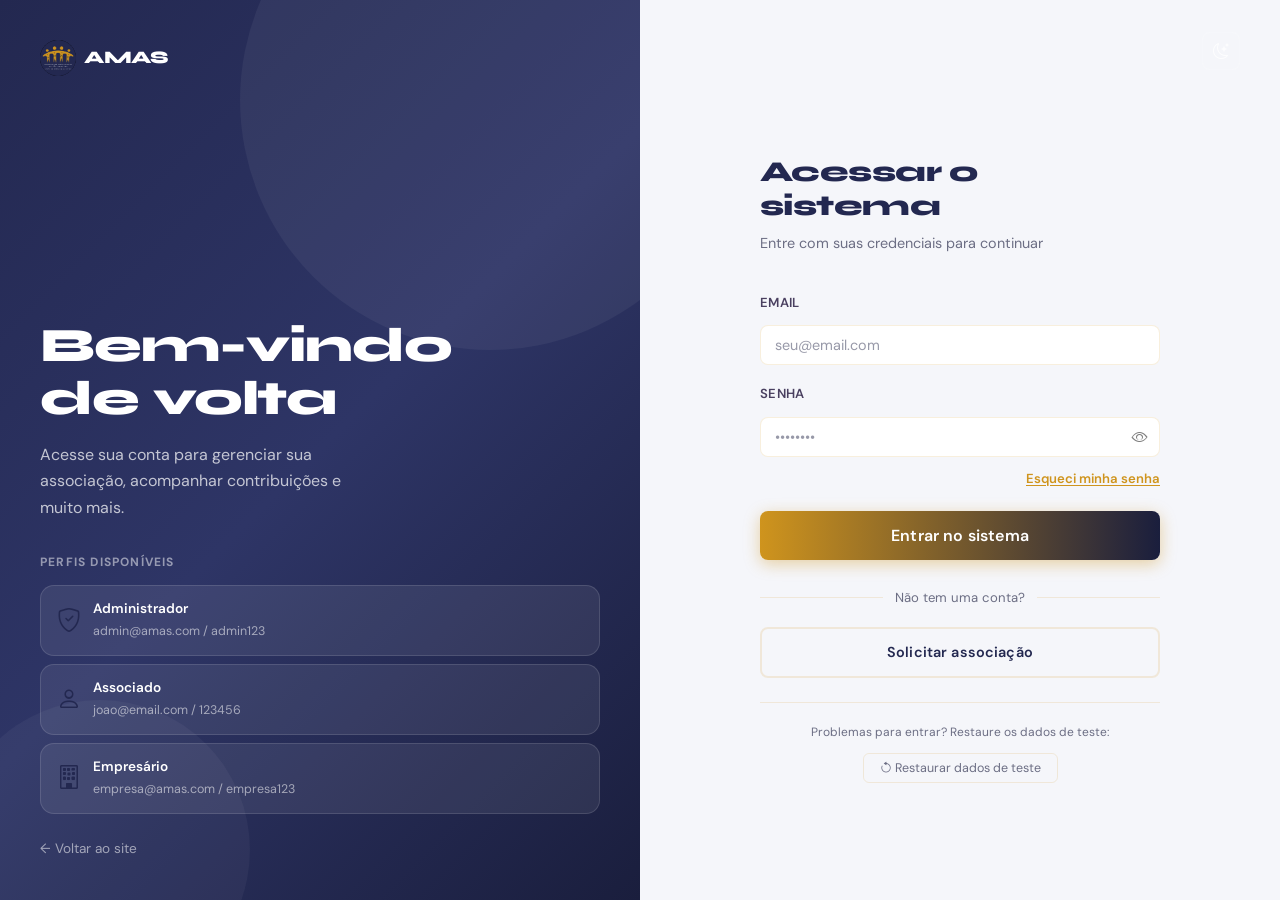
<file: login.html>
<!DOCTYPE html>
<html lang="pt-br" data-theme="light">
<head>
  <meta charset="UTF-8">
  <meta name="viewport" content="width=device-width, initial-scale=1.0">
  <title>Login – AMAS</title>
  <link rel="stylesheet" href="https://cdn.jsdelivr.net/npm/bootstrap-icons@1.11.3/font/bootstrap-icons.min.css">
  <link rel="stylesheet" href="css/style.css">
  <link rel="stylesheet" href="css/login.css">
</head>
<body>

<div class="login-layout" id="loginLayout">

  <!-- PAINEL ESQUERDO -->
  <div class="login-left">
    <div class="login-left-inner">
      <a href="index.html" class="logo-mark" style="color:#fff;text-decoration:none;">
        <img src="[data-uri]" class="logo-img" alt="AMAS" aria-label="Logo AMAS">
        AMAS
      </a>
      <div class="login-hero-text">
        <h1>Bem-vindo<br>de volta</h1>
        <p>Acesse sua conta para gerenciar sua associação, acompanhar contribuições e muito mais.</p>
      </div>
      <div class="login-profiles">
        <p class="profiles-label">Perfis disponíveis</p>
        <div class="profile-pills">
          <div class="pill">
            <i class="bi bi-shield-check" style="font-size:1.5rem;"></i>
            <div><strong>Administrador</strong><small>admin@amas.com / admin123</small></div>
          </div>
          <div class="pill">
            <i class="bi bi-person" style="font-size:1.5rem;"></i>
            <div><strong>Associado</strong><small>joao@email.com / 123456</small></div>
          </div>
          <div class="pill">
            <i class="bi bi-building" style="font-size:1.5rem;"></i>
            <div><strong>Empresário</strong><small>empresa@amas.com / empresa123</small></div>
          </div>
        </div>
      </div>
      <a href="index.html" class="back-link">← Voltar ao site</a>
    </div>
  </div>

  <!-- PAINEL DIREITO — LOGIN NORMAL -->
  <div class="login-right" id="panelLogin">
    <div class="login-right-inner">
      <div class="login-right-header">
        <button class="btn-theme" id="btnTheme" style="margin-left:auto;"><i class="bi bi-moon-stars"></i></button>
      </div>
      <div class="login-form-wrap">
        <h2 class="login-title">Acessar o sistema</h2>
        <p class="login-sub">Entre com suas credenciais para continuar</p>

        <form id="formLogin" novalidate>
          <div class="form-group" style="margin-bottom:18px;">
            <label class="form-label">Email</label>
            <input type="email" id="loginEmail" class="form-input" placeholder="seu@email.com" autocomplete="email" required>
          </div>
          <div class="form-group" style="margin-bottom:8px;">
            <label class="form-label">Senha</label>
            <div class="password-wrap">
              <input type="password" id="loginSenha" class="form-input" placeholder="••••••••" autocomplete="current-password" required>
              <button type="button" class="toggle-pw" data-target="loginSenha"><i class="bi bi-eye"></i></button>
            </div>
          </div>

          <!-- Esqueci minha senha -->
          <div style="text-align:right;margin-top:6px;">
            <button type="button" id="btnEsqueci" class="btn-link-esqueci">
              Esqueci minha senha
            </button>
          </div>

          <p id="loginErro" class="login-erro hidden"></p>

          <button type="submit" class="btn btn-primary" style="width:100%;justify-content:center;padding:14px;margin-top:20px;font-size:1rem;">
            Entrar no sistema
          </button>
        </form>

        <div class="login-divider"><span>Não tem uma conta?</span></div>
        <a href="index.html#associar" class="btn btn-outline" style="width:100%;justify-content:center;padding:12px;">
          Solicitar associação
        </a>

        <div style="margin-top:24px;padding-top:20px;border-top:1px solid var(--border);text-align:center;">
          <p style="font-size:0.75rem;color:var(--text-muted);margin-bottom:10px;">Problemas para entrar? Restaure os dados de teste:</p>
          <button id="btnResetDados" style="font-size:0.78rem;color:var(--text-muted);background:none;border:1px solid var(--border);padding:6px 16px;border-radius:6px;cursor:pointer;">
            <i class="bi bi-arrow-counterclockwise"></i> Restaurar dados de teste
          </button>
        </div>
      </div>
    </div>
  </div>

  <!-- PAINEL DIREITO — REDEFINIR SENHA OBRIGATÓRIA -->
  <div class="login-right hidden" id="panelRedefinir">
    <div class="login-right-inner">
      <div class="login-right-header">
        <button class="btn-theme" id="btnTheme2" style="margin-left:auto;"><i class="bi bi-moon-stars"></i></button>
      </div>
      <div class="login-form-wrap">

        <div class="redef-icon"><i class="bi bi-shield-lock" style="font-size:2rem;color:var(--azul-mid);"></i></div>
        <h2 class="login-title">Criar nova senha</h2>
        <p class="login-sub" id="redefSub">Por segurança, você precisa definir uma nova senha antes de continuar.</p>

        <div class="redef-aviso">
          <i class="bi bi-exclamation-triangle"></i>
          <span>Sua senha foi redefinida pelo administrador. A senha padrão <strong>123456</strong> não pode ser mantida.</span>
        </div>

        <form id="formRedefinir" novalidate>
          <div class="form-group" style="margin-bottom:16px;">
            <label class="form-label">Nova senha *</label>
            <div class="password-wrap">
              <input type="password" id="novaSenhaRedef" class="form-input" placeholder="Mínimo 6 caracteres" required>
              <button type="button" class="toggle-pw" data-target="novaSenhaRedef"><i class="bi bi-eye"></i></button>
            </div>
          </div>
          <div class="form-group" style="margin-bottom:24px;">
            <label class="form-label">Confirme a nova senha *</label>
            <div class="password-wrap">
              <input type="password" id="confirmaSenhaRedef" class="form-input" placeholder="Repita a senha" required>
              <button type="button" class="toggle-pw" data-target="confirmaSenhaRedef"><i class="bi bi-eye"></i></button>
            </div>
          </div>
          <div class="senha-forca" id="senhaForca"></div>
          <p id="redefErro" class="login-erro hidden"></p>
          <button type="submit" class="btn btn-primary" style="width:100%;justify-content:center;padding:14px;font-size:1rem;">
            Salvar nova senha e entrar
          </button>
        </form>
      </div>
    </div>
  </div>

</div>

<!-- MODAL ESQUECI MINHA SENHA -->
<div class="modal-overlay hidden" id="modalEsqueci">
  <div class="modal" style="max-width:440px;">
    <div class="modal-header">
      <div>
        <h3 class="modal-title"><i class="bi bi-key"></i> Esqueci minha senha</h3>
        <p style="font-size:0.78rem;color:var(--text-muted);margin-top:2px;">Digite seu e-mail para solicitar o reset ao administrador</p>
      </div>
      <button class="modal-close" id="btnFecharEsqueci">✕</button>
    </div>

    <!-- Estado: formulário -->
    <div id="esqueciForm">
      <div class="form-group" style="margin-bottom:20px;">
        <label class="form-label">E-mail cadastrado *</label>
        <input type="email" id="esqueciEmail" class="form-input" placeholder="seu@email.com" autocomplete="email">
      </div>
      <p id="esqueciErro" style="color:#ef4444;font-size:0.85rem;margin-bottom:12px;min-height:20px;"></p>
      <button class="btn btn-primary" style="width:100%;justify-content:center;" id="btnSolicitarReset">
        Enviar solicitação
      </button>
      <p style="font-size:0.75rem;color:var(--text-muted);margin-top:14px;text-align:center;line-height:1.5;">
        O administrador irá redefinir sua senha para o padrão. Você será obrigado a criar uma nova senha no próximo acesso.
      </p>
    </div>

    <!-- Estado: sucesso -->
    <div id="esqueciSucesso" class="hidden">
      <div class="esqueci-sucesso">
        <div class="es-check"><i class="bi bi-check-circle-fill" style="color:#16a34a;font-size:2rem;"></i></div>
        <h4 id="esqueciSucessoNome">Solicitação enviada!</h4>
        <p>Sua solicitação foi registrada. O administrador irá resetar sua senha em breve.</p>
        <p class="es-instrucao">Após o reset, sua senha voltará para <strong>123456</strong>. Você será obrigado a criar uma nova senha no próximo login.</p>
        <button class="btn btn-outline" style="margin-top:16px;width:100%;justify-content:center;" id="btnFecharEsqueciSucesso">
          Entendido, fechar
        </button>
      </div>
    </div>
  </div>
</div>

<script src="js/database.js"></script>
<script src="js/utils.js"></script>
<script src="js/login.js"></script>
</body>
</html>
</file>
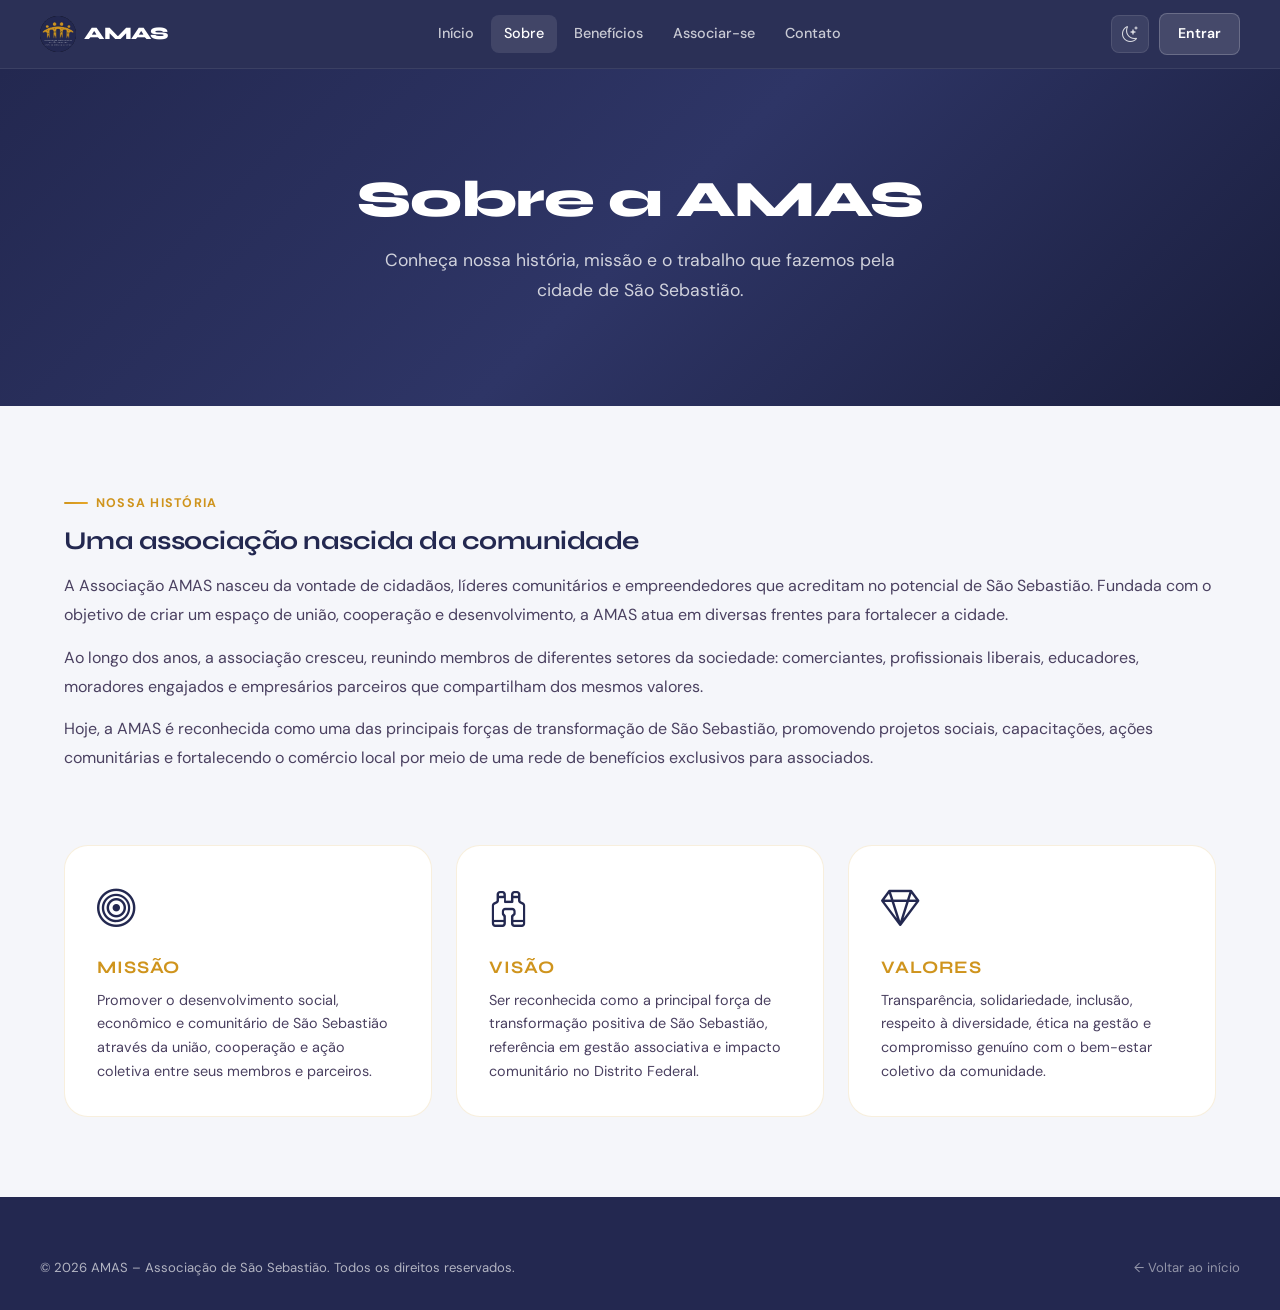
<file: sobre.html>
<!DOCTYPE html>
<html lang="pt-br" data-theme="light">
<head>
  <meta charset="UTF-8">
  <meta name="viewport" content="width=device-width, initial-scale=1.0">
  <title>Sobre – AMAS</title>
  <link rel="stylesheet" href="https://cdn.jsdelivr.net/npm/bootstrap-icons@1.11.3/font/bootstrap-icons.min.css">
  <link rel="stylesheet" href="css/style.css">
  <style>
    .sobre-hero {
      background: var(--grad-hero);
      padding: 100px 24px;
      text-align: center;
      color: #fff;
    }
    .sobre-hero h1 { font-family: var(--font-display); font-size: clamp(2rem, 5vw, 3.2rem); font-weight: 800; margin-bottom: 16px; }
    .sobre-hero p  { font-size: 1.1rem; color: rgba(255,255,255,0.78); max-width: 560px; margin: 0 auto; line-height: 1.7; }

    .sobre-content { padding: 80px 0; }
    .sobre-section { margin-bottom: 72px; }
    .sobre-section h2 { font-family: var(--font-display); font-size: 1.6rem; font-weight: 700; margin-bottom: 16px; color: var(--text-primary); }
    .sobre-section p  { color: var(--text-secondary); line-height: 1.8; margin-bottom: 14px; }

    .mvv-grid { display: grid; grid-template-columns: repeat(3, 1fr); gap: 24px; margin-top: 40px; }
    .mvv-card {
      background: var(--bg-card);
      border: 1px solid var(--border);
      border-radius: var(--radius-lg);
      padding: 32px;
    }
    .mvv-card .mvv-icon { font-size: 2.4rem; margin-bottom: 16px; }
    .mvv-card h3 { font-family: var(--font-display); font-size: 1.1rem; font-weight: 700; margin-bottom: 10px; color: var(--azul-mid); text-transform: uppercase; letter-spacing: 0.05em; }
    .mvv-card p { font-size: 0.9rem; color: var(--text-secondary); line-height: 1.65; }
    @media (max-width: 768px) { .mvv-grid { grid-template-columns: 1fr; } }
  </style>
</head>
<body>

<header class="site-header">
  <div class="inner">
    <a href="index.html" class="logo-mark"><img src="[data-uri]" class="logo-img" alt="AMAS" aria-label="Logo AMAS"> AMAS</a>
    <nav class="site-nav">
      <a href="index.html">Início</a>
      <a href="sobre.html" class="active">Sobre</a>
      <a href="index.html#beneficios">Benefícios</a>
      <a href="index.html#associar">Associar-se</a>
      <a href="index.html#contato">Contato</a>
    </nav>
    <div class="header-actions">
      <button class="btn-theme" id="btnTheme"><i class="bi bi-moon-stars"></i></button>
      <a href="login.html" class="btn-login-header">Entrar</a>
    </div>
  </div>
</header>

<section class="sobre-hero">
  <h1>Sobre a AMAS</h1>
  <p>Conheça nossa história, missão e o trabalho que fazemos pela cidade de São Sebastião.</p>
</section>

<div class="sobre-content">
  <div class="container">
    <div class="sobre-section">
      <span class="section-label">Nossa história</span>
      <h2>Uma associação nascida da comunidade</h2>
      <p>A Associação AMAS nasceu da vontade de cidadãos, líderes comunitários e empreendedores que acreditam no potencial de São Sebastião. Fundada com o objetivo de criar um espaço de união, cooperação e desenvolvimento, a AMAS atua em diversas frentes para fortalecer a cidade.</p>
      <p>Ao longo dos anos, a associação cresceu, reunindo membros de diferentes setores da sociedade: comerciantes, profissionais liberais, educadores, moradores engajados e empresários parceiros que compartilham dos mesmos valores.</p>
      <p>Hoje, a AMAS é reconhecida como uma das principais forças de transformação de São Sebastião, promovendo projetos sociais, capacitações, ações comunitárias e fortalecendo o comércio local por meio de uma rede de benefícios exclusivos para associados.</p>
    </div>

    <div class="mvv-grid">
      <div class="mvv-card">
        <div class="mvv-icon"><i class="bi bi-bullseye"></i></div>
        <h3>Missão</h3>
        <p>Promover o desenvolvimento social, econômico e comunitário de São Sebastião através da união, cooperação e ação coletiva entre seus membros e parceiros.</p>
      </div>
      <div class="mvv-card">
        <div class="mvv-icon"><i class="bi bi-binoculars"></i></div>
        <h3>Visão</h3>
        <p>Ser reconhecida como a principal força de transformação positiva de São Sebastião, referência em gestão associativa e impacto comunitário no Distrito Federal.</p>
      </div>
      <div class="mvv-card">
        <div class="mvv-icon"><i class="bi bi-gem"></i></div>
        <h3>Valores</h3>
        <p>Transparência, solidariedade, inclusão, respeito à diversidade, ética na gestão e compromisso genuíno com o bem-estar coletivo da comunidade.</p>
      </div>
    </div>
  </div>
</div>

<footer class="site-footer">
  <div class="footer-inner">
    <div class="footer-bottom" style="border-top:none;padding-top:0;">
      <span>© 2026 AMAS – Associação de São Sebastião. Todos os direitos reservados.</span>
      <a href="index.html" style="color:rgba(255,255,255,0.5);">← Voltar ao início</a>
    </div>
  </div>
</footer>

<script src="js/database.js"></script>
<script src="js/utils.js"></script>
</body>
</html>
</file>
<file: css/style.css>
/* =====================================================
  AMAS – DESIGN SYSTEM GLOBAL
  Fonte: Syne (display) + DM Sans (body)
  Paleta: Azul profundo institucional
===================================================== */

@import url('https://fonts.googleapis.com/css2?family=Syne:wght@400;600;700;800&family=DM+Sans:ital,opsz,wght@0,9..40,300;0,9..40,400;0,9..40,500;0,9..40,600;1,9..40,300&display=swap');

/* ─── VARIÁVEIS ─────────────────────────────────── */
:root {
  /* Paleta AMAS — Azul Navy + Dourado */
  --azul-deep:      #232850;   /* Navy profundo AMAS */
  --azul-mid:       #cf941d;   /* Dourado AMAS */
  --azul-bright:    #1a1e3d;   /* Navy escuro */
  --dourado-claro:  #e8a82a;   /* Dourado claro (hover) */
  --dourado-escuro: #a87215;   /* Dourado escuro (pressed) */
  --navy-mid:       #2e3566;   /* Navy intermediário */
  --cinza-azul:     #4a4060;
  --cinza-soft:     #6C6E84;
  --cinza-dark:     #2A2A33;

  /* Light mode tokens */
  --bg:             #F5F6FA;
  --bg-card:        #FFFFFF;
  --bg-glass:       rgba(255,255,255,0.7);
  --surface:        #f2ead8;
  --border:         rgba(207,148,29,0.15);
  --text-primary:   #232850;
  --text-secondary: #4a4060;
  --text-muted:     #6C6E84;
  --shadow-sm:      0 2px 8px rgba(35,40,80,0.08);
  --shadow-md:      0 8px 32px rgba(35,40,80,0.12);
  --shadow-lg:      0 20px 60px rgba(35,40,80,0.18);
  --shadow-glow:    0 0 40px rgba(207,148,29,0.3);

  /* Gradientes */
  --grad-hero:      linear-gradient(135deg, #232850 0%, #2e3566 50%, #1a1e3d 100%);
  --grad-card:      linear-gradient(145deg, #ffffff, #fdf6e8);
  --grad-accent:    linear-gradient(135deg, #cf941d 0%, #e8a82a 100%);

  /* Status */
  --status-regular:    #22c55e;
  --status-inadim:     #ef4444;
  --status-analise:    #f59e0b;
  --status-revisao:    #f97316;
  --status-pendente:   #6C6E84;
  --status-aprovado:   #22c55e;
  --status-recusado:   #ef4444;

  /* Espaçamento */
  --radius-sm:   8px;
  --radius-md:   14px;
  --radius-lg:   24px;
  --radius-xl:   40px;

  /* Tipografia */
  --font-display: 'Syne', sans-serif;
  --font-body:    'DM Sans', sans-serif;

  /* Transições */
  --transition: all 0.28s cubic-bezier(0.4, 0, 0.2, 1);
}

/* Dark mode */
[data-theme="dark"] {
  --bg:             #13141F;
  --bg-card:        #1C1D2E;
  --bg-glass:       rgba(28,29,46,0.85);
  --surface:        #242537;
  --border:         rgba(207,148,29,0.25);
  --text-primary:   #f5f0e8;
  --text-secondary: #b8a888;
  --text-muted:     #6C6E84;
  --shadow-sm:      0 2px 8px rgba(0,0,0,0.3);
  --shadow-md:      0 8px 32px rgba(0,0,0,0.4);
  --shadow-lg:      0 20px 60px rgba(0,0,0,0.5);
  --shadow-glow:    0 0 40px rgba(207,148,29,0.4);
  --grad-card:      linear-gradient(145deg, #1C1D2E, #242537);
}

/* ─── RESET ──────────────────────────────────────── */
*, *::before, *::after { margin: 0; padding: 0; box-sizing: border-box; }

html { scroll-behavior: smooth; font-size: 16px; }

body {
  font-family: var(--font-body);
  background: var(--bg);
  color: var(--text-primary);
  line-height: 1.65;
  transition: background 0.35s, color 0.35s;
  min-height: 100vh;
}

img { display: block; max-width: 100%; }
a { text-decoration: none; color: inherit; }
button { font-family: inherit; cursor: pointer; border: none; background: none; }
ul, ol { list-style: none; }

/* ─── SCROLLBAR ──────────────────────────────────── */
::-webkit-scrollbar { width: 6px; }
::-webkit-scrollbar-track { background: var(--bg); }
::-webkit-scrollbar-thumb { background: var(--azul-mid); border-radius: 3px; }

/* ─── TIPOGRAFIA ─────────────────────────────────── */
h1, h2, h3, h4 {
  font-family: var(--font-display);
  font-weight: 700;
  line-height: 1.2;
  letter-spacing: -0.02em;
}

/* ─── CONTAINER ──────────────────────────────────── */
.container {
  max-width: 1200px;
  margin: 0 auto;
  padding: 0 24px;
}

/* ─── BOTÕES ─────────────────────────────────────── */
.btn {
  display: inline-flex;
  align-items: center;
  gap: 8px;
  padding: 12px 24px;
  border-radius: var(--radius-sm);
  font-family: var(--font-body);
  font-weight: 600;
  font-size: 0.9rem;
  letter-spacing: 0.01em;
  transition: var(--transition);
  white-space: nowrap;
}

.btn-primary {
  background: var(--grad-accent);
  color: #fff;
  box-shadow: 0 4px 16px rgba(207,148,29,0.45);
}
.btn-primary:hover {
  transform: translateY(-2px);
  box-shadow: 0 8px 24px rgba(207,148,29,0.5);
}
.btn-primary:active { transform: translateY(0); }

.btn-outline {
  border: 2px solid var(--border);
  color: var(--text-primary);
  background: transparent;
}
.btn-outline:hover {
  border-color: var(--azul-mid);
  color: var(--azul-mid);
  background: rgba(207,148,29,0.05);
}

.btn-ghost {
  color: var(--text-secondary);
  padding: 8px 14px;
  border-radius: var(--radius-sm);
}
.btn-ghost:hover {
  background: var(--surface);
  color: var(--text-primary);
}

.btn-danger {
  background: linear-gradient(135deg, #ef4444, #dc2626);
  color: #fff;
}
.btn-danger:hover { opacity: 0.9; transform: translateY(-1px); }

.btn-success {
  background: linear-gradient(135deg, #22c55e, #16a34a);
  color: #fff;
}
.btn-success:hover { opacity: 0.9; transform: translateY(-1px); }

.btn-sm { padding: 7px 14px; font-size: 0.82rem; }
.btn-lg { padding: 16px 36px; font-size: 1.05rem; border-radius: var(--radius-md); }
.btn-icon {
  width: 40px; height: 40px; padding: 0;
  display: inline-flex; align-items: center; justify-content: center;
  border-radius: var(--radius-sm);
}

/* ─── CARDS ──────────────────────────────────────── */
.card {
  background: var(--bg-card);
  border: 1px solid var(--border);
  border-radius: var(--radius-lg);
  padding: 28px;
  box-shadow: var(--shadow-sm);
  transition: var(--transition);
}
.card:hover {
  box-shadow: var(--shadow-md);
  transform: translateY(-3px);
  border-color: rgba(207,148,29,0.3);
}

/* ─── BADGES DE STATUS ───────────────────────────── */
.badge {
  display: inline-flex;
  align-items: center;
  gap: 5px;
  padding: 4px 12px;
  border-radius: 999px;
  font-size: 0.78rem;
  font-weight: 600;
  text-transform: uppercase;
  letter-spacing: 0.05em;
}
.badge::before {
  content: '';
  width: 6px; height: 6px;
  border-radius: 50%;
  background: currentColor;
  opacity: 0.8;
}
.badge-regular    { background: rgba(34,197,94,0.12);  color: #16a34a; }
.badge-inadim     { background: rgba(239,68,68,0.12);   color: #dc2626; }
.badge-analise    { background: rgba(245,158,11,0.12);  color: #d97706; }
.badge-revisao    { background: rgba(249,115,22,0.12);  color: #ea580c; }
.badge-pendente   { background: rgba(108,110,132,0.12); color: #6C6E84; }
.badge-aprovado   { background: rgba(34,197,94,0.12);   color: #16a34a; }
.badge-recusado   { background: rgba(239,68,68,0.12);   color: #dc2626; }

/* ─── FORMULÁRIOS ────────────────────────────────── */
.form-group {
  display: flex;
  flex-direction: column;
  gap: 6px;
}

.form-label {
  font-size: 0.85rem;
  font-weight: 600;
  color: var(--text-secondary);
  letter-spacing: 0.02em;
  text-transform: uppercase;
}

.form-input,
.form-select,
.form-textarea {
  padding: 12px 16px;
  border: 1.5px solid var(--border);
  border-radius: var(--radius-sm);
  background: var(--bg-card);
  color: var(--text-primary);
  font-family: var(--font-body);
  font-size: 0.95rem;
  transition: var(--transition);
  outline: none;
}
.form-input:focus,
.form-select:focus,
.form-textarea:focus {
  border-color: var(--azul-mid);
  box-shadow: 0 0 0 3px rgba(207,148,29,0.12);
}
.form-input::placeholder { color: var(--text-muted); }

.form-textarea { resize: vertical; min-height: 100px; }

/* ─── TABELA ─────────────────────────────────────── */
.table-wrapper {
  overflow-x: auto;
  border-radius: var(--radius-md);
  border: 1px solid var(--border);
}
table {
  width: 100%;
  border-collapse: collapse;
}
thead {
  background: var(--surface);
}
th {
  padding: 13px 16px;
  font-family: var(--font-display);
  font-size: 0.78rem;
  font-weight: 600;
  text-transform: uppercase;
  letter-spacing: 0.06em;
  color: var(--text-secondary);
  text-align: left;
  white-space: nowrap;
}
td {
  padding: 14px 16px;
  border-top: 1px solid var(--border);
  font-size: 0.9rem;
  color: var(--text-primary);
}
tr:hover td { background: rgba(207,148,29,0.04); }
tbody tr:last-child td { border-bottom: none; }

/* ─── TOAST / NOTIFICAÇÕES ───────────────────────── */
.toast-container {
  position: fixed;
  bottom: 24px;
  right: 24px;
  z-index: 9999;
  display: flex;
  flex-direction: column;
  gap: 10px;
}
.toast {
  padding: 14px 20px;
  border-radius: var(--radius-md);
  background: var(--bg-card);
  border: 1px solid var(--border);
  box-shadow: var(--shadow-md);
  font-size: 0.9rem;
  font-weight: 500;
  display: flex;
  align-items: center;
  gap: 10px;
  animation: toastIn 0.35s ease;
  max-width: 340px;
}
.toast-success { border-left: 4px solid #22c55e; }
.toast-error   { border-left: 4px solid #ef4444; }
.toast-info    { border-left: 4px solid var(--azul-mid); }

@keyframes toastIn {
  from { opacity: 0; transform: translateX(20px); }
  to   { opacity: 1; transform: translateX(0); }
}

/* ─── MODAL ──────────────────────────────────────── */
.modal-overlay {
  position: fixed; inset: 0;
  background: rgba(0,0,0,0.55);
  backdrop-filter: blur(4px);
  z-index: 1000;
  display: flex;
  align-items: center;
  justify-content: center;
  padding: 20px;
  animation: fadeIn 0.2s ease;
}
.modal-overlay.hidden { display: none; }
.modal {
  background: var(--bg-card);
  border-radius: var(--radius-lg);
  padding: 36px;
  max-width: 560px;
  width: 100%;
  box-shadow: var(--shadow-lg);
  animation: scaleIn 0.25s ease;
}
.modal-header {
  display: flex;
  justify-content: space-between;
  align-items: center;
  margin-bottom: 24px;
}
.modal-title {
  font-family: var(--font-display);
  font-size: 1.3rem;
  font-weight: 700;
}
.modal-close {
  width: 32px; height: 32px;
  border-radius: 50%;
  background: var(--surface);
  color: var(--text-muted);
  display: flex; align-items: center; justify-content: center;
  transition: var(--transition);
  font-size: 1.1rem;
}
.modal-close:hover { background: var(--border); color: var(--text-primary); }

@keyframes fadeIn  { from { opacity: 0; } to { opacity: 1; } }
@keyframes scaleIn { from { opacity: 0; transform: scale(0.95); } to { opacity: 1; transform: scale(1); } }

/* ─── HEADER GERAL ───────────────────────────────── */
.site-header {
  position: sticky;
  top: 0;
  z-index: 900;
  background: rgba(35,40,80,0.96);
  backdrop-filter: blur(20px);
  border-bottom: 1px solid rgba(255,255,255,0.08);
  padding: 0 24px;
}
.site-header .inner {
  max-width: 1200px;
  margin: 0 auto;
  height: 68px;
  display: flex;
  align-items: center;
  justify-content: space-between;
  gap: 24px;
}
.logo-mark {
  font-family: var(--font-display);
  font-size: 1.5rem;
  font-weight: 800;
  color: #fff;
  letter-spacing: -0.03em;
  display: flex;
  align-items: center;
  gap: 10px;
}
.logo-icon {
  width: 34px; height: 34px;
  background: var(--grad-accent);
  border-radius: var(--radius-sm);
  display: flex; align-items: center; justify-content: center;
  font-size: 1rem;
}
.site-nav {
  display: flex;
  align-items: center;
  gap: 4px;
}
.site-nav a {
  color: rgba(255,255,255,0.75);
  font-size: 0.9rem;
  font-weight: 500;
  padding: 7px 13px;
  border-radius: var(--radius-sm);
  transition: var(--transition);
}
.site-nav a:hover,
.site-nav a.active { color: #fff; background: rgba(255,255,255,0.1); }

.header-actions { display: flex; align-items: center; gap: 10px; }

.btn-theme {
  width: 38px; height: 38px;
  border-radius: var(--radius-sm);
  background: rgba(255,255,255,0.08);
  color: rgba(255,255,255,0.8);
  display: flex; align-items: center; justify-content: center;
  font-size: 1rem;
  transition: var(--transition);
  border: 1px solid rgba(255,255,255,0.1);
}
.btn-theme:hover { background: rgba(255,255,255,0.15); color: #fff; }

.btn-login-header {
  background: rgba(255,255,255,0.12);
  color: #fff;
  border: 1px solid rgba(255,255,255,0.2);
  padding: 8px 18px;
  border-radius: var(--radius-sm);
  font-size: 0.88rem;
  font-weight: 600;
  transition: var(--transition);
}
.btn-login-header:hover { background: rgba(255,255,255,0.22); }

/* ─── FOOTER ─────────────────────────────────────── */
.site-footer {
  background: var(--azul-deep);
  color: rgba(255,255,255,0.65);
  padding: 60px 24px 32px;
  margin-top: auto;
}
.footer-inner {
  max-width: 1200px;
  margin: 0 auto;
}
.footer-grid {
  display: grid;
  grid-template-columns: 2fr 1fr 1fr;
  gap: 48px;
  margin-bottom: 48px;
}
.footer-brand .logo-mark { margin-bottom: 16px; }
.footer-brand p { font-size: 0.88rem; line-height: 1.7; max-width: 280px; }
.footer-col h4 {
  font-family: var(--font-display);
  font-size: 0.8rem;
  font-weight: 700;
  text-transform: uppercase;
  letter-spacing: 0.08em;
  color: #fff;
  margin-bottom: 16px;
}
.footer-col a {
  display: block;
  font-size: 0.88rem;
  padding: 4px 0;
  color: rgba(255,255,255,0.55);
  transition: var(--transition);
}
.footer-col a:hover { color: #fff; }
.footer-bottom {
  border-top: 1px solid rgba(255,255,255,0.08);
  padding-top: 28px;
  display: flex;
  justify-content: space-between;
  align-items: center;
  font-size: 0.82rem;
}

/* ─── SECTION TITLES ─────────────────────────────── */
.section-label {
  display: inline-flex;
  align-items: center;
  gap: 8px;
  font-size: 0.78rem;
  font-weight: 700;
  text-transform: uppercase;
  letter-spacing: 0.1em;
  color: var(--azul-mid);
  margin-bottom: 12px;
}
.section-label::before {
  content: '';
  width: 24px; height: 2px;
  background: var(--grad-accent);
  border-radius: 2px;
}
.section-title {
  font-size: clamp(2rem, 4vw, 3rem);
  color: var(--text-primary);
  margin-bottom: 16px;
}
.section-subtitle {
  font-size: 1.05rem;
  color: var(--text-secondary);
  max-width: 560px;
  line-height: 1.7;
}

/* ─── SEPARADOR ──────────────────────────────────── */
.divider {
  height: 1px;
  background: var(--border);
  margin: 48px 0;
}

/* ─── UTILIDADES ─────────────────────────────────── */
.hidden { display: none !important; }
.text-center { text-align: center; }
.text-muted { color: var(--text-muted); }
.mt-4 { margin-top: 16px; }
.mt-6 { margin-top: 24px; }
.mt-8 { margin-top: 32px; }
.gap-2 { gap: 8px; }
.flex { display: flex; }
.flex-col { flex-direction: column; }
.items-center { align-items: center; }
.justify-between { justify-content: space-between; }
.grid-2 { display: grid; grid-template-columns: 1fr 1fr; gap: 20px; }
.grid-3 { display: grid; grid-template-columns: 1fr 1fr 1fr; gap: 20px; }
.grid-4 { display: grid; grid-template-columns: repeat(4, 1fr); gap: 20px; }

/* ─── ANIMAÇÕES ──────────────────────────────────── */
@keyframes fadeUp {
  from { opacity: 0; transform: translateY(24px); }
  to   { opacity: 1; transform: translateY(0); }
}
@keyframes pulse {
  0%, 100% { opacity: 1; }
  50% { opacity: 0.6; }
}
.animate-fade-up { animation: fadeUp 0.6s ease forwards; }

/* ─── RESPONSIVIDADE ─────────────────────────────── */
@media (max-width: 900px) {
  .site-nav { display: none; }
  .footer-grid { grid-template-columns: 1fr 1fr; }
  .grid-3, .grid-4 { grid-template-columns: 1fr 1fr; }
}
@media (max-width: 600px) {
  .footer-grid { grid-template-columns: 1fr; gap: 32px; }
  .footer-bottom { flex-direction: column; gap: 8px; text-align: center; }
  .grid-2, .grid-3, .grid-4 { grid-template-columns: 1fr; }
  .modal { padding: 24px 20px; }
}

/* ─── Animação scroll-reveal ────────────────────────── */
.anim-on-scroll {
  opacity: 0;
  transform: translateY(24px);
  transition: opacity 0.5s ease, transform 0.5s ease;
}
.anim-on-scroll.visible {
  opacity: 1;
  transform: none;
}

/* =====================================================
   STYLE.CSS — Melhorias Visuais Gerais v4.1
===================================================== */

/* ── Topbar aprimorada ───────────────────────────── */
.painel-topbar {
  border-bottom: 1px solid var(--border);
  background: var(--bg-card);
  position: sticky;
  top: 0;
  z-index: 99;
  box-shadow: 0 1px 12px rgba(35,40,80,0.06);
}

/* ── Cards com hover suave ───────────────────────── */
.card {
  transition: box-shadow 0.22s ease, transform 0.22s ease, border-color 0.22s ease;
}

/* ── Botões: sem text-transform forçado ─────────── */
.btn { text-transform: none; }

/* ── Formulários: placeholder mais suave ─────────── */
.form-input::placeholder { color: var(--text-muted); opacity: 0.7; }

/* ── Scrollbar mais fina no dark mode ────────────── */
[data-theme="dark"] ::-webkit-scrollbar-track { background: var(--bg-card); }

/* ── Logo mark melhorado ─────────────────────────── */
.logo-mark {
  display: flex;
  align-items: center;
  gap: 8px;
  font-family: var(--font-display);
  font-weight: 800;
  font-size: 1.1rem;
  letter-spacing: -0.02em;
}
.logo-icon { font-size: 1.3rem; }

/* ── Sidebar: item ativo com borda esquerda ──────── */
.nav-item.active {
  background: rgba(255,255,255,0.14);
  color: #fff;
  border-left: 3px solid rgba(255,255,255,0.7);
  padding-left: 11px; /* compensar borda */
}
.nav-item { border-left: 3px solid transparent; }

/* ── Sidebar: hover mais suave ───────────────────── */
.nav-item:hover:not(.active) {
  background: rgba(255,255,255,0.07);
  color: rgba(255,255,255,0.88);
  border-left-color: rgba(255,255,255,0.2);
}

/* ── Topbar clock ────────────────────────────────── */
#topbarClock {
  font-size: 0.8rem;
  color: var(--text-muted);
  background: var(--surface);
  padding: 5px 12px;
  border-radius: var(--radius-sm);
  border: 1px solid var(--border);
  font-feature-settings: "tnum";
}

/* ── Stat cards — borda superior colorida ─────────── */
.stat-card      { border-top: 3px solid transparent; }
.stat-card.green  { border-top-color: var(--status-regular); }
.stat-card.red    { border-top-color: var(--status-inadim); }
.stat-card.yellow { border-top-color: var(--status-analise); }
.stat-card.blue   { border-top-color: var(--azul-mid); }
.stat-card.orange { border-top-color: var(--status-revisao); }
/* remove border-left dos stat-cards (já tem top) */
.stat-card.green,
.stat-card.red,
.stat-card.yellow,
.stat-card.blue,
.stat-card.orange { border-left-width: 1px; }

/* ── Empty state centralizado ─────────────────────── */
.empty-state {
  display: flex;
  flex-direction: column;
  align-items: center;
  justify-content: center;
  padding: 48px 24px;
  color: var(--text-muted);
  font-size: 0.9rem;
  text-align: center;
  gap: 4px;
}
.empty-state .es-icon {
  font-size: 2.8rem;
  margin-bottom: 8px;
  opacity: 0.6;
}

/* ── Tabelas: header mais limpo ──────────────────── */
thead th {
  white-space: nowrap;
  font-size: 0.72rem;
  letter-spacing: 0.06em;
  text-transform: uppercase;
}

/* ── Modal: scroll suave ─────────────────────────── */
.modal { scrollbar-width: thin; }

/* ── Badge refinado ──────────────────────────────── */
.badge { white-space: nowrap; line-height: 1; }

/* ── Chip do contrato no topbar ──────────────────── */
#contratoChip .badge {
  font-size: 0.75rem;
  padding: 6px 14px;
  letter-spacing: 0.02em;
}

/* ══════════════════════════════════════════════════
   LOGO AMAS — inline Base64 disponível via CSS var
   Usado em .logo-img e nos templates de impressão
══════════════════════════════════════════════════ */
.logo-img {
  width: 36px;
  height: 36px;
  object-fit: contain;
  border-radius: 50%;
  flex-shrink: 0;
}
.logo-img-lg {
  width: 56px;
  height: 56px;
  object-fit: contain;
  border-radius: 50%;
}
.logo-img-sm {
  width: 28px;
  height: 28px;
  object-fit: contain;
  border-radius: 50%;
}

/* Sidebar logo-mark com imagem */
.sidebar .logo-mark {
  display: flex;
  align-items: center;
  gap: 10px;
  font-family: var(--font-display);
  font-weight: 800;
  font-size: 1.1rem;
  letter-spacing: -0.01em;
}

/* nav-item active: destaque dourado */
.nav-item.active {
  background: rgba(207,148,29,0.15) !important;
  color: #e8a82a !important;
  border-left-color: #cf941d !important;
}
.nav-item:hover:not(.active) {
  background: rgba(255,255,255,0.07);
  color: rgba(255,255,255,0.9);
  border-left-color: rgba(207,148,29,0.3) !important;
}
</file>
<file: css/index.css>
/* =====================================================
  AMAS – INDEX.CSS
===================================================== */

/* ─── HERO ─────────────────────────────────────────── */
.hero {
  position: relative;
  overflow: hidden;
  background: var(--grad-hero);
  min-height: 92vh;
  display: flex;
  align-items: center;
  padding: 80px 24px 120px;
}

.hero-bg-shapes {
  position: absolute;
  inset: 0;
  pointer-events: none;
}
.shape {
  position: absolute;
  border-radius: 50%;
  opacity: 0.08;
  background: #fff;
}
.shape-1 { width: 600px; height: 600px; top: -150px; right: -100px; }
.shape-2 { width: 300px; height: 300px; bottom: -50px; left: 5%; }
.shape-3 { width: 200px; height: 200px; top: 40%; left: 35%; background: var(--azul-mid); opacity: 0.15; }

.hero-inner {
  display: grid;
  grid-template-columns: 1fr auto;
  gap: 60px;
  align-items: center;
  position: relative;
  z-index: 1;
}

.hero-badge {
  display: inline-flex;
  align-items: center;
  gap: 8px;
  background: rgba(255,255,255,0.12);
  border: 1px solid rgba(255,255,255,0.2);
  color: rgba(255,255,255,0.9);
  padding: 6px 16px;
  border-radius: 999px;
  font-size: 0.82rem;
  font-weight: 600;
  margin-bottom: 24px;
  letter-spacing: 0.02em;
  animation: fadeUp 0.6s ease 0.1s both;
}

.hero-title {
  font-family: var(--font-display);
  font-size: clamp(2.4rem, 5vw, 3.8rem);
  font-weight: 800;
  color: #fff;
  line-height: 1.1;
  margin-bottom: 20px;
  animation: fadeUp 0.6s ease 0.2s both;
}
.hero-highlight {
  background: linear-gradient(90deg, #93c5fd, #c4b5fd);
  -webkit-background-clip: text;
  -webkit-text-fill-color: transparent;
  background-clip: text;
}

.hero-desc {
  font-size: 1.1rem;
  color: rgba(255,255,255,0.78);
  max-width: 520px;
  line-height: 1.7;
  margin-bottom: 36px;
  animation: fadeUp 0.6s ease 0.3s both;
}

.hero-actions {
  display: flex;
  gap: 14px;
  flex-wrap: wrap;
  animation: fadeUp 0.6s ease 0.4s both;
}

.hero-stats {
  display: flex;
  flex-direction: column;
  gap: 14px;
  animation: fadeUp 0.6s ease 0.5s both;
}

.stat-card {
  background: rgba(255,255,255,0.1);
  border: 1px solid rgba(255,255,255,0.15);
  backdrop-filter: blur(10px);
  border-radius: var(--radius-md);
  padding: 20px 28px;
  text-align: center;
  min-width: 140px;
}
.stat-num {
  display: block;
  font-family: var(--font-display);
  font-size: 2rem;
  font-weight: 800;
  color: #fff;
  line-height: 1;
  margin-bottom: 4px;
}
.stat-label {
  font-size: 0.78rem;
  color: rgba(255,255,255,0.65);
  text-transform: uppercase;
  letter-spacing: 0.08em;
  font-weight: 600;
}

.hero-scroll-indicator {
  position: absolute;
  bottom: 32px;
  left: 50%;
  transform: translateX(-50%);
  text-align: center;
  color: rgba(255,255,255,0.5);
  font-size: 0.78rem;
  letter-spacing: 0.05em;
  animation: fadeUp 0.8s ease 0.8s both;
}
.scroll-arrow {
  font-size: 1.2rem;
  margin-top: 4px;
  animation: pulse 1.5s ease infinite;
}

/* ─── SOBRE ─────────────────────────────────────────── */
.section-sobre {
  padding: 120px 0;
}
.sobre-grid {
  display: grid;
  grid-template-columns: 1fr 1fr;
  gap: 80px;
  align-items: center;
}
.valores-grid {
  display: flex;
  flex-direction: column;
  gap: 20px;
  margin-top: 32px;
}
.valor-item {
  display: flex;
  gap: 16px;
  align-items: flex-start;
}
.valor-icon {
  width: 44px; height: 44px;
  background: var(--surface);
  border-radius: var(--radius-sm);
  display: flex; align-items: center; justify-content: center;
  font-size: 1.2rem;
  flex-shrink: 0;
}
.valor-item h4 {
  font-family: var(--font-display);
  font-size: 0.9rem;
  font-weight: 700;
  margin-bottom: 4px;
  text-transform: uppercase;
  letter-spacing: 0.04em;
  color: var(--azul-mid);
}
.valor-item p { font-size: 0.88rem; color: var(--text-secondary); line-height: 1.6; }

.sobre-visual {
  display: grid;
  grid-template-columns: 1fr 1fr;
  grid-template-rows: auto auto;
  gap: 14px;
}
.visual-card {
  background: var(--bg-card);
  border: 1px solid var(--border);
  border-radius: var(--radius-lg);
  padding: 22px;
  transition: var(--transition);
}
.visual-card:hover { transform: translateY(-4px); box-shadow: var(--shadow-md); }
.visual-card-main {
  grid-column: 1 / -1;
}
.visual-card.accent {
  background: var(--grad-accent);
  border-color: transparent;
  color: #fff;
}
.visual-card.accent p { color: rgba(255,255,255,0.75); }
.vc-header {
  display: flex;
  align-items: center;
  gap: 10px;
  margin-bottom: 10px;
  font-weight: 600;
}
.vc-icon { font-size: 1.4rem; }
.vc-tags {
  display: flex;
  flex-wrap: wrap;
  gap: 6px;
  margin-top: 12px;
}
.tag {
  background: var(--surface);
  color: var(--text-secondary);
  padding: 3px 10px;
  border-radius: 999px;
  font-size: 0.75rem;
  font-weight: 500;
}

/* ─── BENEFÍCIOS ────────────────────────────────────── */
.section-beneficios {
  padding: 100px 0;
  background: var(--surface);
}
.mb-section { margin-bottom: 60px; }

.beneficios-grid {
  display: grid;
  grid-template-columns: repeat(3, 1fr);
  gap: 24px;
}
.beneficio-card {
  background: var(--bg-card);
  border: 1px solid var(--border);
  border-radius: var(--radius-lg);
  padding: 32px;
  transition: var(--transition);
  position: relative;
  overflow: hidden;
}
.beneficio-card::after {
  content: '';
  position: absolute;
  bottom: 0; left: 0; right: 0;
  height: 3px;
  background: var(--grad-accent);
  transform: scaleX(0);
  transition: var(--transition);
  border-radius: 0 0 var(--radius-lg) var(--radius-lg);
}
.beneficio-card:hover {
  transform: translateY(-6px);
  box-shadow: var(--shadow-md);
  border-color: rgba(207,148,29,0.3);
}
.beneficio-card:hover::after { transform: scaleX(1); }

.beneficio-card.featured {
  border-color: var(--azul-mid);
  background: linear-gradient(145deg, var(--bg-card), rgba(207,148,29,0.05));
}
.bc-badge {
  position: absolute;
  top: 16px; right: 16px;
  background: var(--grad-accent);
  color: #fff;
  font-size: 0.72rem;
  font-weight: 700;
  padding: 3px 10px;
  border-radius: 999px;
  letter-spacing: 0.04em;
}
.bc-icon { font-size: 2rem; margin-bottom: 16px; }
.beneficio-card h3 {
  font-family: var(--font-display);
  font-size: 1.05rem;
  font-weight: 700;
  margin-bottom: 10px;
  color: var(--text-primary);
}
.beneficio-card p { font-size: 0.9rem; color: var(--text-secondary); line-height: 1.65; }

/* ─── PROJETOS ──────────────────────────────────────── */
.section-projetos { padding: 100px 0; }
.projetos-header {
  display: flex;
  justify-content: space-between;
  align-items: flex-end;
  margin-bottom: 48px;
}
.projetos-grid {
  display: grid;
  grid-template-columns: 2fr 1fr 1fr;
  gap: 24px;
}
.projeto-card {
  background: var(--bg-card);
  border: 1px solid var(--border);
  border-radius: var(--radius-lg);
  padding: 28px;
  transition: var(--transition);
  display: flex;
  flex-direction: column;
  gap: 10px;
}
.projeto-card:hover {
  transform: translateY(-4px);
  box-shadow: var(--shadow-md);
}
.projeto-card.grande {
  background: var(--grad-hero);
  border-color: transparent;
  color: #fff;
}
.projeto-card.grande h3 { color: #fff; }
.projeto-card.grande p { color: rgba(255,255,255,0.75); }
.proj-icon { font-size: 2rem; }
.proj-tag {
  display: inline-block;
  background: rgba(255,255,255,0.15);
  color: rgba(255,255,255,0.9);
  padding: 3px 10px;
  border-radius: 999px;
  font-size: 0.75rem;
  font-weight: 600;
  width: fit-content;
}
.projeto-card:not(.grande) .proj-tag {
  background: var(--surface);
  color: var(--azul-mid);
}
.projeto-card h3 {
  font-family: var(--font-display);
  font-size: 1.15rem;
  font-weight: 700;
  color: var(--text-primary);
}
.projeto-card p { font-size: 0.88rem; color: var(--text-secondary); line-height: 1.6; flex: 1; }
.proj-meta {
  display: flex;
  gap: 14px;
  font-size: 0.78rem;
  color: rgba(255,255,255,0.65);
  margin-top: auto;
}
.projeto-card:not(.grande) .proj-meta { color: var(--text-muted); }

/* ─── FORMULÁRIO ASSOCIAR ───────────────────────────── */
.section-associar {
  padding: 100px 0;
  background: var(--azul-deep);
  position: relative;
  overflow: hidden;
}
.section-associar::before {
  content: '';
  position: absolute;
  top: -200px; right: -200px;
  width: 600px; height: 600px;
  border-radius: 50%;
  background: rgba(207,148,29,0.2);
  pointer-events: none;
}
.associar-wrapper {
  display: grid;
  grid-template-columns: 1fr 1fr;
  gap: 64px;
  align-items: start;
  position: relative;
}
.checklist {
  display: flex;
  flex-direction: column;
  gap: 10px;
}
.checklist li {
  color: rgba(255,255,255,0.8);
  font-size: 0.9rem;
}
.associar-form-card {
  background: var(--bg-card);
  border-radius: var(--radius-lg);
  padding: 36px;
  box-shadow: var(--shadow-lg);
}
.form-grid { display: flex; flex-direction: column; gap: 16px; }
.form-row { display: grid; grid-template-columns: 1fr 1fr; gap: 14px; }

.form-success-msg {
  text-align: center;
  padding: 32px;
}
.success-icon { font-size: 3rem; margin-bottom: 12px; }
.form-success-msg h4 {
  font-family: var(--font-display);
  font-size: 1.2rem;
  margin-bottom: 8px;
  color: var(--text-primary);
}
.form-success-msg p { color: var(--text-secondary); font-size: 0.9rem; }

/* ─── CONTATO ───────────────────────────────────────── */
.section-contato { padding: 100px 0; }
.contato-grid {
  display: grid;
  grid-template-columns: 1fr 1fr;
  gap: 80px;
  align-items: center;
}
.contato-items {
  display: flex;
  flex-direction: column;
  gap: 20px;
  margin-top: 32px;
}
.contato-item {
  display: flex;
  gap: 14px;
  align-items: flex-start;
}
.ci-icon {
  width: 44px; height: 44px;
  background: var(--surface);
  border-radius: var(--radius-sm);
  display: flex; align-items: center; justify-content: center;
  font-size: 1.1rem;
  flex-shrink: 0;
}
.contato-item strong { display: block; font-weight: 600; margin-bottom: 2px; }
.contato-item p { font-size: 0.88rem; color: var(--text-secondary); }

.contato-cta-card {
  background: var(--bg-card);
  border: 1px solid var(--border);
  border-radius: var(--radius-lg);
  padding: 40px;
  text-align: center;
  box-shadow: var(--shadow-md);
}
.cta-icon { font-size: 3rem; margin-bottom: 16px; }
.contato-cta-card h3 {
  font-family: var(--font-display);
  font-size: 1.3rem;
  font-weight: 700;
  margin-bottom: 12px;
  color: var(--text-primary);
}
.contato-cta-card p {
  color: var(--text-secondary);
  font-size: 0.9rem;
  margin-bottom: 28px;
  line-height: 1.6;
}

/* ─── RESPONSIVIDADE ─────────────────────────────────── */
@media (max-width: 1024px) {
  .hero-inner { grid-template-columns: 1fr; gap: 40px; }
  .hero-stats { flex-direction: row; flex-wrap: wrap; }
  .stat-card { flex: 1; min-width: 120px; }
  .sobre-grid { grid-template-columns: 1fr; gap: 48px; }
  .beneficios-grid { grid-template-columns: repeat(2, 1fr); }
  .projetos-grid { grid-template-columns: 1fr 1fr; }
  .projeto-card.grande { grid-column: 1 / -1; }
  .associar-wrapper { grid-template-columns: 1fr; }
  .contato-grid { grid-template-columns: 1fr; gap: 48px; }
}

@media (max-width: 600px) {
  .hero { padding: 60px 20px 80px; min-height: auto; }
  .hero-title { font-size: 2.2rem; }
  .hero-actions { flex-direction: column; }
  .hero-actions .btn { width: 100%; justify-content: center; }
  .beneficios-grid { grid-template-columns: 1fr; }
  .projetos-grid { grid-template-columns: 1fr; }
  .form-row { grid-template-columns: 1fr; }
  .sobre-visual { grid-template-columns: 1fr; }
  .visual-card-main { grid-column: 1; }
}

/* ══════════════════════════════════════════════════════
   NOTÍCIAS – site público
══════════════════════════════════════════════════════ */
.section-noticias {
  padding: 96px 0;
  background: var(--bg);
}

.section-header-row {
  display: flex;
  align-items: flex-end;
  justify-content: space-between;
  margin-bottom: 48px;
  gap: 16px;
}

.noticias-grid {
  display: grid;
  grid-template-columns: repeat(3, 1fr);
  gap: 24px;
}

/* Card de notícia destaque ocupa 2 colunas */
.noticia-card {
  background: var(--bg-card);
  border: 1px solid var(--border);
  border-radius: var(--radius-lg);
  overflow: hidden;
  display: flex;
  flex-direction: column;
  transition: transform 0.25s ease, box-shadow 0.25s ease, border-color 0.25s ease;
  cursor: pointer;
}
.noticia-card:hover {
  transform: translateY(-5px);
  box-shadow: var(--shadow-md);
  border-color: rgba(207,148,29,0.35);
}
.noticia-card.destaque {
  grid-column: span 2;
}

.nc-stripe {
  height: 4px;
  background: var(--grad-accent);
}
.noticia-card.cat-social .nc-stripe    { background: linear-gradient(90deg,#ef4444,#f97316); }
.noticia-card.cat-parceria .nc-stripe  { background: linear-gradient(90deg,#22c55e,#16a34a); }
.noticia-card.cat-comunicado .nc-stripe{ background: var(--grad-accent); }
.noticia-card.cat-conquista .nc-stripe { background: linear-gradient(90deg,#f59e0b,#d97706); }
.noticia-card.cat-evento .nc-stripe    { background: linear-gradient(90deg,#a855f7,#7c3aed); }

.nc-body {
  padding: 24px;
  flex: 1;
  display: flex;
  flex-direction: column;
}
.nc-meta-top {
  display: flex;
  align-items: center;
  gap: 8px;
  margin-bottom: 14px;
  flex-wrap: wrap;
}
.nc-cat {
  display: inline-flex;
  align-items: center;
  gap: 5px;
  font-size: 0.72rem;
  font-weight: 700;
  text-transform: uppercase;
  letter-spacing: 0.07em;
  padding: 3px 10px;
  border-radius: 999px;
}
.nc-cat.comunicado { background:rgba(207,148,29,0.1);  color:var(--azul-mid); }
.nc-cat.parceria   { background:rgba(34,197,94,0.1);  color:#16a34a; }
.nc-cat.social     { background:rgba(239,68,68,0.1);  color:#dc2626; }
.nc-cat.evento     { background:rgba(168,85,247,0.1); color:#7c3aed; }
.nc-cat.conquista  { background:rgba(245,158,11,0.1); color:#d97706; }

.nc-destaque-tag {
  font-size: 0.7rem;
  font-weight: 700;
  color: #d97706;
  background: rgba(245,158,11,0.1);
  padding: 3px 8px;
  border-radius: 999px;
}
.nc-title {
  font-family: var(--font-display);
  font-size: 1.05rem;
  font-weight: 700;
  color: var(--text-primary);
  line-height: 1.35;
  margin-bottom: 10px;
}
.noticia-card.destaque .nc-title {
  font-size: 1.3rem;
}
.nc-resumo {
  font-size: 0.875rem;
  color: var(--text-secondary);
  line-height: 1.65;
  flex: 1;
  display: -webkit-box;
  -webkit-line-clamp: 3;
  -webkit-box-orient: vertical;
  overflow: hidden;
}
.noticia-card.destaque .nc-resumo { -webkit-line-clamp: 4; }

.nc-footer {
  display: flex;
  align-items: center;
  justify-content: space-between;
  margin-top: 18px;
  padding-top: 14px;
  border-top: 1px solid var(--border);
  font-size: 0.78rem;
  color: var(--text-muted);
  gap: 8px;
}
.nc-ler-mais {
  font-weight: 700;
  color: var(--azul-mid);
  font-size: 0.8rem;
  white-space: nowrap;
  transition: color 0.2s;
}
.noticia-card:hover .nc-ler-mais { color: var(--azul-deep); }

.pub-loading {
  color: var(--text-muted);
  font-size: 0.9rem;
  padding: 48px 0;
  text-align: center;
  grid-column: 1/-1;
}

/* ══════════════════════════════════════════════════════
   EVENTOS – site público
══════════════════════════════════════════════════════ */
.section-eventos {
  padding: 96px 0;
  background: var(--surface);
}

.eventos-list {
  display: flex;
  flex-direction: column;
  gap: 16px;
}

.evento-row {
  background: var(--bg-card);
  border: 1px solid var(--border);
  border-radius: var(--radius-lg);
  padding: 24px 28px;
  display: grid;
  grid-template-columns: auto 1fr auto;
  gap: 24px;
  align-items: center;
  transition: transform 0.22s ease, box-shadow 0.22s ease, border-color 0.22s ease;
}
.evento-row:hover {
  transform: translateX(4px);
  box-shadow: var(--shadow-md);
  border-color: rgba(207,148,29,0.35);
}
.evento-row.destaque {
  border-left: 4px solid var(--azul-mid);
  padding-left: 24px;
}

.er-date-block {
  text-align: center;
  background: var(--surface);
  border-radius: var(--radius-md);
  padding: 12px 18px;
  min-width: 70px;
}
.er-day {
  font-family: var(--font-display);
  font-size: 2rem;
  font-weight: 800;
  color: var(--azul-mid);
  line-height: 1;
}
.er-month {
  font-size: 0.72rem;
  font-weight: 700;
  text-transform: uppercase;
  letter-spacing: 0.08em;
  color: var(--text-muted);
  margin-top: 2px;
}

.er-info {}
.er-badges {
  display: flex;
  gap: 6px;
  align-items: center;
  margin-bottom: 6px;
  flex-wrap: wrap;
}
.er-tipo {
  display: inline-flex;
  align-items: center;
  gap: 4px;
  font-size: 0.7rem;
  font-weight: 700;
  text-transform: uppercase;
  letter-spacing: 0.06em;
  padding: 2px 8px;
  border-radius: 999px;
}
.er-tipo.social      { background:rgba(239,68,68,0.1);  color:#dc2626; }
.er-tipo.capacitacao { background:rgba(99,102,241,0.1); color:#6366f1; }
.er-tipo.parceria    { background:rgba(34,197,94,0.1);  color:#16a34a; }
.er-tipo.cultural    { background:rgba(236,72,153,0.1); color:#db2777; }
.er-tipo.reuniao     { background:rgba(207,148,29,0.1);  color:var(--azul-mid); }

.er-destaque-tag {
  font-size: 0.68rem;
  font-weight: 700;
  color: #d97706;
  background: rgba(245,158,11,0.1);
  padding: 2px 8px;
  border-radius: 999px;
}
.er-titulo {
  font-family: var(--font-display);
  font-size: 1.05rem;
  font-weight: 700;
  color: var(--text-primary);
  margin-bottom: 4px;
}
.er-desc {
  font-size: 0.85rem;
  color: var(--text-secondary);
  line-height: 1.55;
  display: -webkit-box;
  -webkit-line-clamp: 2;
  -webkit-box-orient: vertical;
  overflow: hidden;
  margin-bottom: 8px;
}
.er-meta {
  display: flex;
  gap: 14px;
  font-size: 0.78rem;
  color: var(--text-muted);
  flex-wrap: wrap;
}
.er-meta span { display: flex; align-items: center; gap: 4px; }

.er-side {
  text-align: right;
  display: flex;
  flex-direction: column;
  align-items: flex-end;
  gap: 10px;
}
.er-countdown {
  font-size: 0.82rem;
  font-weight: 800;
  padding: 6px 14px;
  border-radius: 999px;
  white-space: nowrap;
  letter-spacing: 0.01em;
}
/* 🔴 Encerrado — vermelho sólido */
.er-countdown.enc {
  background: #ef4444;
  color: #fff;
}
/* 🟢 Realizado — verde (evento Aberto que já aconteceu) */
.er-countdown.realizado {
  background: #22c55e;
  color: #fff;
}
/* 🟡 Em Breve / Em andamento — amarelo/âmbar */
.er-countdown.embreve {
  background: #f59e0b;
  color: #fff;
}
/* 🔴 Hoje — vermelho (urgência) */
.er-countdown.hoje {
  background: #ef4444;
  color: #fff;
  animation: pulseBadge 1.4s ease-in-out infinite;
}
/* 🟠 Amanhã / próximos 7 dias */
.er-countdown.breve {
  background: #f97316;
  color: #fff;
}
/* 🔵 Futuro — azul institucional */
.er-countdown.futuro {
  background: var(--azul-mid);
  color: #fff;
}

@keyframes pulseBadge {
  0%, 100% { opacity: 1; transform: scale(1); }
  50%       { opacity: 0.82; transform: scale(1.06); }
}

.er-vagas {
  font-size: 0.75rem;
  color: var(--text-muted);
}

/* ── Responsividade ─────────────────────────────────── */
@media (max-width: 1024px) {
  .noticias-grid { grid-template-columns: 1fr 1fr; }
  .noticia-card.destaque { grid-column: span 2; }
}
@media (max-width: 768px) {
  .noticias-grid { grid-template-columns: 1fr; }
  .noticia-card.destaque { grid-column: span 1; }
  .evento-row { grid-template-columns: auto 1fr; }
  .er-side { grid-column: 1/-1; flex-direction: row; align-items: center; }
  .section-header-row { flex-direction: column; align-items: flex-start; }
}

/* ══════════════════════════════════════════════════
   INDEX v4.3 — Ver Mais / cards aprimorados
══════════════════════════════════════════════════ */

.ver-mais-wrap {
  display: flex;
  justify-content: center;
  margin-top: 28px;
}

.btn-ver-mais {
  display: inline-flex;
  align-items: center;
  gap: 10px;
  padding: 13px 36px;
  background: var(--bg-card);
  border: 2px solid var(--border);
  border-radius: 999px;
  font-family: var(--font-body);
  font-size: 0.9rem;
  font-weight: 600;
  color: var(--text-primary);
  cursor: pointer;
  transition: var(--transition);
  box-shadow: var(--shadow-sm);
}
.btn-ver-mais:hover {
  border-color: var(--azul-mid);
  color: var(--azul-mid);
  background: rgba(207,148,29,0.04);
  transform: translateY(-2px);
  box-shadow: var(--shadow-md);
}
.vm-chevron { font-size: 0.75rem; transition: transform 0.25s ease; display: inline-block; }

/* Progress bar eventos */
.er-progress-wrap  { display:flex; align-items:center; gap:10px; margin-top:8px; }
.er-progress-bar   { flex:1; height:5px; background:rgba(255,255,255,0.15); border-radius:3px; overflow:hidden; max-width:160px; }
.er-progress-fill  { height:100%; border-radius:3px; transition:width 0.5s ease; }
.er-progress-label { font-size:0.72rem; color:rgba(255,255,255,0.55); white-space:nowrap; }
.er-year           { font-size:0.65rem; color:rgba(255,255,255,0.45); margin-top:1px; }

/* Noticia card: animação de entrada em lote */
.noticia-card.anim-on-scroll {
  opacity: 0;
  transform: translateY(18px);
  transition: opacity 0.4s ease, transform 0.4s ease;
}
.noticia-card.anim-on-scroll.visible {
  opacity: 1;
  transform: translateY(0);
}
.evento-row.anim-on-scroll {
  opacity: 0;
  transform: translateX(-14px);
  transition: opacity 0.35s ease, transform 0.35s ease;
}
.evento-row.anim-on-scroll.visible {
  opacity: 1;
  transform: translateX(0);
}

/* ══════════════════════════════════════════════════
   v4.4 — Selos de Status de Evento na Home
   (refletem o campo .status controlado pelo Admin)
══════════════════════════════════════════════════ */
.er-status-badge {
  display: inline-flex;
  align-items: center;
  gap: 4px;
  padding: 3px 10px;
  border-radius: 999px;
  font-size: 0.7rem;
  font-weight: 700;
  white-space: nowrap;
}
/* Badge pequeno no topo-esquerdo */
.er-status-aberto    { background: rgba(34,197,94,0.12);  color: #15803d; border: 1px solid rgba(34,197,94,0.3); }
.er-status-embreve   { background: rgba(245,158,11,0.14); color: #b45309; border: 1px solid rgba(245,158,11,0.35); }
.er-status-encerrado { background: rgba(239,68,68,0.12);  color: #b91c1c; border: 1px solid rgba(239,68,68,0.3); }

/* ══════════════════════════════════════════════════
   CORES POR STATUS — card inteiro + bloco de data
══════════════════════════════════════════════════

   ev-encerrado   → vermelho
   ev-realizado   → verde
   ev-embreve     → amarelo/âmbar
   ev-hoje        → vermelho pulsante
   ev-breve       → laranja
   ev-aberto      → azul institucional (padrão)
══════════════════════════════════════════════════ */

/* Borda esquerda colorida por status */
.evento-row.ev-encerrado { border-left: 5px solid #ef4444; opacity: 0.7; }
.evento-row.ev-realizado { border-left: 5px solid #22c55e; }
.evento-row.ev-embreve   { border-left: 5px solid #f59e0b; }
.evento-row.ev-hoje      { border-left: 5px solid #ef4444; }
.evento-row.ev-breve     { border-left: 5px solid #f97316; }
.evento-row.ev-aberto    { border-left: 5px solid var(--azul-mid); }

/* Bloco de data — cor do número e fundo mudam por status */
/* Encerrado: vermelho */
.er-date-block.ev-encerrado { background: rgba(239,68,68,0.08); border: 1px solid rgba(239,68,68,0.2); }
.er-date-block.ev-encerrado .er-day   { color: #dc2626; }
.er-date-block.ev-encerrado .er-month { color: #dc2626; opacity: 0.7; }

/* Realizado: verde */
.er-date-block.ev-realizado { background: rgba(34,197,94,0.08); border: 1px solid rgba(34,197,94,0.2); }
.er-date-block.ev-realizado .er-day   { color: #16a34a; }
.er-date-block.ev-realizado .er-month { color: #16a34a; opacity: 0.7; }

/* Em Breve: âmbar */
.er-date-block.ev-embreve { background: rgba(245,158,11,0.08); border: 1px solid rgba(245,158,11,0.2); }
.er-date-block.ev-embreve .er-day   { color: #d97706; }
.er-date-block.ev-embreve .er-month { color: #d97706; opacity: 0.7; }

/* Hoje: vermelho pulsante */
.er-date-block.ev-hoje { background: rgba(239,68,68,0.1); border: 1px solid rgba(239,68,68,0.3); }
.er-date-block.ev-hoje .er-day { color: #dc2626; animation: pulseBadge 1.4s ease-in-out infinite; }

/* Próximo (breve): laranja */
.er-date-block.ev-breve { background: rgba(249,115,22,0.08); border: 1px solid rgba(249,115,22,0.2); }
.er-date-block.ev-breve .er-day   { color: #ea580c; }
.er-date-block.ev-breve .er-month { color: #ea580c; opacity: 0.7; }

/* Aberto futuro: azul (padrão já definido, mas explicitamos) */
.er-date-block.ev-aberto { background: var(--surface); border: 1px solid var(--border); }
.er-date-block.ev-aberto .er-day { color: var(--azul-mid); }

/* ══════════════════════════════════════════════════
   AMAS Brand Update — Logo hero + gold accents
══════════════════════════════════════════════════ */

/* Hero logo grande */
.hero-logo-display {
  margin-bottom: 24px;
}
.hero-logo-img {
  width: 100px;
  height: 100px;
  object-fit: contain;
  border-radius: 50%;
  border: 3px solid rgba(207,148,29,0.4);
  box-shadow: 0 0 0 6px rgba(207,148,29,0.12), 0 12px 40px rgba(35,40,80,0.4);
  background: rgba(35,40,80,0.3);
  display: block;
}

/* Hero badge com cor dourada */
.hero-badge {
  background: rgba(207,148,29,0.15) !important;
  border: 1px solid rgba(207,148,29,0.35) !important;
  color: #e8a82a !important;
}

/* Stat cards no hero com bordas douradas */
.stat-card {
  border-color: rgba(207,148,29,0.25) !important;
}
.stat-num { color: #cf941d !important; }

/* Hover do card com dourado */
.card:hover {
  border-color: rgba(207,148,29,0.25) !important;
}

/* Beneficio cards accent dourado */
.beneficio-card {
  border-top: 3px solid transparent;
  transition: border-top-color 0.25s ease;
}
.beneficio-card:hover { border-top-color: #cf941d; }

/* Section titles com underline dourado */
.section-title::after {
  content: "";
  display: block;
  width: 48px;
  height: 3px;
  background: #cf941d;
  border-radius: 2px;
  margin-top: 10px;
}

/* Footer link hover dourado */
footer a:hover { color: #e8a82a !important; }
</file>
<file: css/painel.css>
/* ─── PAINEL.CSS – Painéis Admin / Associado / Empresário ──── */

.painel-body {
  display: flex;
  min-height: 100vh;
  background: var(--bg);
}

/* ─── SIDEBAR ──────────────────────────────────────── */
.sidebar {
  width: 260px;
  background: var(--azul-deep);
  display: flex;
  flex-direction: column;
  position: fixed;
  top: 0; left: 0; bottom: 0;
  z-index: 200;
  overflow-y: auto;
}

.sidebar-header {
  padding: 22px 20px 18px;
  border-bottom: 1px solid rgba(255,255,255,0.07);
}

.sidebar-nav {
  padding: 16px 12px;
  flex: 1;
  display: flex;
  flex-direction: column;
  gap: 4px;
}

.nav-item {
  display: flex;
  align-items: center;
  gap: 12px;
  padding: 11px 14px;
  border-radius: var(--radius-sm);
  color: rgba(255,255,255,0.6);
  font-size: 0.88rem;
  font-weight: 500;
  transition: var(--transition);
  text-align: left;
  width: 100%;
  position: relative;
}
.nav-item:hover {
  background: rgba(255,255,255,0.07);
  color: rgba(255,255,255,0.9);
}
.nav-item.active {
  background: rgba(255,255,255,0.12);
  color: #fff;
}
.nav-icon { font-size: 1rem; width: 20px; text-align: center; }

/* ─── CORREÇÃO DE CLIQUES EM ÍCONES ───────────────────── */
button i, .sidebar a i, .menu-item i, .nav-item i, .qa-btn i, .btn i {
  pointer-events: none;
}
.nav-badge {
  margin-left: auto;
  background: #ef4444;
  color: #fff;
  font-size: 0.7rem;
  font-weight: 700;
  min-width: 18px;
  height: 18px;
  border-radius: 999px;
  display: flex; align-items: center; justify-content: center;
  padding: 0 5px;
}

.sidebar-footer {
  padding: 16px 12px;
  border-top: 1px solid rgba(255,255,255,0.07);
  display: flex;
  flex-direction: column;
  gap: 10px;
}
.sidebar-theme {
  align-self: flex-end;
}
.sidebar-user {
  display: flex;
  align-items: center;
  gap: 10px;
  padding: 10px 12px;
  background: rgba(255,255,255,0.06);
  border-radius: var(--radius-sm);
}
.su-avatar {
  font-size: 1.5rem;
  width: 36px; height: 36px;
  background: rgba(255,255,255,0.1);
  border-radius: 50%;
  display: flex; align-items: center; justify-content: center;
}
.sidebar-user strong {
  display: block;
  color: #fff;
  font-size: 0.85rem;
  font-weight: 600;
}
.sidebar-user small {
  color: rgba(255,255,255,0.5);
  font-size: 0.75rem;
}
.sidebar-logout {
  color: rgba(255,255,255,0.5) !important;
  font-size: 0.85rem;
}
.sidebar-logout:hover {
  color: rgba(255,255,255,0.8) !important;
  background: rgba(255,255,255,0.05) !important;
}

/* ─── MAIN ──────────────────────────────────────────── */
.painel-main {
  margin-left: 260px;
  flex: 1;
  display: flex;
  flex-direction: column;
  min-height: 100vh;
  padding: 0 0 60px;
}

.painel-topbar {
  display: flex;
  justify-content: space-between;
  align-items: center;
  padding: 28px 36px 20px;
  border-bottom: 1px solid var(--border);
  background: var(--bg-card);
  position: sticky;
  top: 0;
  z-index: 100;
}
.painel-page-title {
  font-size: 1.4rem;
  font-weight: 800;
  color: var(--text-primary);
  margin-bottom: 2px;
}
.painel-page-sub {
  font-size: 0.82rem;
  color: var(--text-muted);
}

.topbar-clock {
  font-family: var(--font-display);
  font-size: 0.85rem;
  color: var(--text-muted);
  background: var(--surface);
  padding: 6px 14px;
  border-radius: var(--radius-sm);
}

/* ─── SECTIONS ─────────────────────────────────────── */
.painel-section {
  padding: 28px 36px;
  animation: fadeUp 0.3s ease;
}

/* ─── STATS GRID ────────────────────────────────────── */
.stats-grid {
  display: grid;
  grid-template-columns: repeat(4, 1fr);
  gap: 20px;
  margin-bottom: 28px;
}


.stat-widget:hover {
  box-shadow: var(--shadow-md);
  transform: translateY(-2px);
}


/* ─── CHARTS ────────────────────────────────────────── */


/* ─── TOOLBAR ───────────────────────────────────────── */


/* ─── CARD TITLE ────────────────────────────────────── */
.card-title {
  font-family: var(--font-display);
  font-size: 1rem;
  font-weight: 700;
  margin-bottom: 20px;
  color: var(--text-primary);
}

/* ─── RELATÓRIO ─────────────────────────────────────── */


/* ─── CONTRIB MODAL INFO ────────────────────────────── */


/* ─── EMPTY STATE ───────────────────────────────────── */
.empty-state {
  text-align: center;
  padding: 48px;
  color: var(--text-muted);
  font-size: 0.9rem;
}
.empty-state .es-icon { font-size: 3rem; margin-bottom: 12px; }

/* ─── RESPONSIVIDADE ─────────────────────────────────── */
@media (max-width: 1100px) {
  .stats-grid { grid-template-columns: repeat(2, 1fr); }
  
  
}

@media (max-width: 768px) {
  .sidebar { transform: translateX(-100%); transition: var(--transition); }
  .sidebar.open, .sidebar.sidebar-open { transform: translateX(0); box-shadow: 4px 0 40px rgba(0,0,0,0.25); }
  .painel-main { margin-left: 0; }
  .painel-topbar, .painel-section { padding: 20px; }
}

@media (max-width: 600px) {
  .stats-grid { grid-template-columns: 1fr 1fr; }
}

/* ─── CONTENT CARDS (notícias/eventos) ──────────────── */
.content-cards-grid {
  display: grid;
  grid-template-columns: repeat(auto-fill, minmax(320px, 1fr));
  gap: 20px;
}

.content-card {
  background: var(--bg-card);
  border: 1px solid var(--border);
  border-radius: var(--radius-lg);
  overflow: hidden;
  transition: var(--transition);
  display: flex;
  flex-direction: column;
}
.content-card:hover {
  transform: translateY(-3px);
  box-shadow: var(--shadow-md);
  border-color: rgba(207,148,29,0.3);
}

.cc-header {
  padding: 18px 20px 14px;
  border-bottom: 1px solid var(--border);
  display: flex;
  align-items: flex-start;
  justify-content: space-between;
  gap: 10px;
}
.cc-badge {
  display: inline-flex;
  align-items: center;
  gap: 5px;
  padding: 3px 10px;
  border-radius: 999px;
  font-size: 0.72rem;
  font-weight: 700;
  text-transform: uppercase;
  letter-spacing: 0.06em;
  white-space: nowrap;
}
.cc-badge.comunicado { background:rgba(207,148,29,0.12);  color:var(--azul-mid); }
.cc-badge.parceria   { background:rgba(34,197,94,0.12);  color:#16a34a; }
.cc-badge.social     { background:rgba(239,68,68,0.12);  color:#dc2626; }
.cc-badge.evento     { background:rgba(245,158,11,0.12); color:#d97706; }
.cc-badge.conquista  { background:rgba(249,115,22,0.12); color:#ea580c; }
.cc-badge.capacitacao{ background:rgba(99,102,241,0.12); color:#6366f1; }
.cc-badge.cultural   { background:rgba(236,72,153,0.12); color:#db2777; }
.cc-badge.reuniao    { background:rgba(207,148,29,0.12);  color:var(--azul-mid); }

.cc-destaque-pin {
  font-size: 0.72rem;
  font-weight: 700;
  color: #d97706;
  background: rgba(245,158,11,0.1);
  padding: 3px 8px;
  border-radius: 999px;
  white-space: nowrap;
}

.cc-body {
  padding: 16px 20px;
  flex: 1;
}
.cc-title {
  font-family: var(--font-display);
  font-size: 0.95rem;
  font-weight: 700;
  color: var(--text-primary);
  margin-bottom: 6px;
  line-height: 1.3;
}
.cc-text {
  font-size: 0.83rem;
  color: var(--text-secondary);
  line-height: 1.55;
  display: -webkit-box;
  -webkit-line-clamp: 3;
  line-clamp: 3;
  -webkit-box-orient: vertical;
  overflow: hidden;
}
.cc-meta {
  display: flex;
  align-items: center;
  gap: 10px;
  font-size: 0.76rem;
  color: var(--text-muted);
  margin-top: 10px;
  flex-wrap: wrap;
}
.cc-meta span { display: flex; align-items: center; gap: 4px; }

.cc-footer {
  padding: 12px 20px;
  border-top: 1px solid var(--border);
  display: flex;
  gap: 8px;
  align-items: center;
  background: var(--surface);
}

/* Evento progress bar */
.ev-vagas-bar {
  margin-top: 8px;
}
.ev-vagas-label {
  display: flex;
  justify-content: space-between;
  font-size: 0.75rem;
  color: var(--text-muted);
  margin-bottom: 4px;
}
.ev-bar-track {
  height: 5px;
  background: var(--border);
  border-radius: 999px;
  overflow: hidden;
}
.ev-bar-fill {
  height: 100%;
  border-radius: 999px;
  background: var(--grad-accent);
  transition: width 0.5s ease;
}

/* Dashboard bottom grid */


@media (max-width: 768px) {
  
  .content-cards-grid { grid-template-columns: 1fr; }
}

/* ─── V4 OVERRIDES ─────────────────────────────────── */

/* Section padding ajustado */
.painel-section { padding: 24px 32px; }

/* Sidebar logo-mark dentro do header com close btn */
.sidebar-header {
  display: flex;
  align-items: center;
  justify-content: space-between;
}

/* Aviso senha */
.aviso-senha {
  display: flex;
  align-items: center;
  gap: 14px;
  background: rgba(245,158,11,0.08);
  border: 1px solid rgba(245,158,11,0.3);
  border-radius: var(--radius-md);
  padding: 16px 20px;
  margin: 0 32px 20px;
  flex-wrap: wrap;
}
.aviso-icon { font-size: 1.5rem; }

/* Dados do perfil */
.dados-list { display: flex; flex-direction: column; }
.dado-row {
  display: flex;
  justify-content: space-between;
  align-items: flex-start;
  padding: 10px 0;
  border-bottom: 1px solid var(--border);
  gap: 12px;
}
.dado-row:last-child { border-bottom: none; }
.dado-label { font-size: 0.8rem; color: var(--text-muted); font-weight: 500; flex-shrink: 0; min-width: 120px; }
.dado-valor { font-size: 0.88rem; color: var(--text-primary); font-weight: 500; text-align: right; }

/* Situação financeira */
.situacao-big { text-align: center; padding: 20px 0; }
.situacao-icone { font-size: 3rem; margin-bottom: 10px; }
.situacao-status { font-size: 1.3rem; font-weight: 800; font-family: var(--font-display); margin-bottom: 8px; }
.situacao-desc { font-size: 0.88rem; color: var(--text-secondary); line-height: 1.6; }

/* Mensagem admin */
.msg-admin-item {
  background: var(--surface);
  border-radius: var(--radius-md);
  padding: 14px;
  margin-bottom: 10px;
}
.ma-header { font-size: 0.8rem; font-weight: 600; color: var(--azul-mid); margin-bottom: 6px; }
.ma-texto  { font-size: 0.87rem; color: var(--text-secondary); line-height: 1.5; }

/* File drop zone */
.file-drop-zone {
  border: 2px dashed var(--border);
  border-radius: var(--radius-md);
  padding: 32px;
  text-align: center;
  cursor: pointer;
  transition: var(--transition);
  display: flex;
  flex-direction: column;
  align-items: center;
  gap: 6px;
}
.file-drop-zone:hover, .file-drop-zone.drag-over {
  border-color: var(--azul-mid);
  background: rgba(207,148,29,0.04);
}
.fdz-icon { font-size: 1.8rem; }
.fdz-text { font-size: 0.88rem; color: var(--text-secondary); }
.fdz-hint { font-size: 0.78rem; color: var(--text-muted); }
.fdz-selected { font-size: 0.82rem; color: var(--status-regular); font-weight: 600; }

/* Envio wrapper */
.envio-wrapper { max-width: 600px; margin: 0 auto; }

/* Table wrapper */
.table-wrapper { overflow-x: auto; }
table { width: 100%; border-collapse: collapse; }
thead th {
  padding: 12px 16px;
  text-align: left;
  font-size: 0.78rem;
  font-weight: 700;
  color: var(--text-muted);
  text-transform: uppercase;
  letter-spacing: 0.04em;
  background: var(--surface);
  border-bottom: 1px solid var(--border);
  white-space: nowrap;
}
tbody td {
  padding: 14px 16px;
  font-size: 0.87rem;
  border-bottom: 1px solid var(--border);
  vertical-align: middle;
}
tbody tr:last-child td { border-bottom: none; }
tbody tr:hover { background: rgba(207,148,29,0.03); }

/* Modal */
.modal-overlay {
  position: fixed;
  inset: 0;
  background: rgba(0,0,0,0.5);
  backdrop-filter: blur(4px);
  display: flex;
  align-items: center;
  justify-content: center;
  z-index: 1000;
  padding: 16px;
  animation: fadeIn 0.2s ease;
}
.modal {
  background: var(--bg-card);
  border-radius: var(--radius-lg);
  padding: 28px;
  width: 100%;
  max-width: 480px;
  max-height: 90vh;
  overflow-y: auto;
  box-shadow: var(--shadow-lg);
  animation: slideUp 0.25s ease;
}
.modal-header {
  display: flex;
  align-items: center;
  justify-content: space-between;
  margin-bottom: 20px;
}
.modal-title { font-size: 1.05rem; font-weight: 700; }

/* Form */
.form-label {
  display: block;
  font-size: 0.82rem;
  font-weight: 600;
  color: var(--text-secondary);
  margin-bottom: 6px;
}
.form-input {
  width: 100%;
  padding: 10px 14px;
  border: 1.5px solid var(--border);
  border-radius: var(--radius-sm);
  background: var(--bg-card);
  color: var(--text-primary);
  font-family: var(--font-body);
  font-size: 0.9rem;
  transition: var(--transition);
  outline: none;
}
.form-input:focus {
  border-color: var(--azul-mid);
  box-shadow: 0 0 0 3px rgba(207,148,29,0.1);
}
select.form-input { cursor: pointer; }
textarea.form-input { resize: vertical; }

/* Badge */
.badge {
  display: inline-flex;
  align-items: center;
  padding: 3px 10px;
  border-radius: 999px;
  font-size: 0.75rem;
  font-weight: 700;
}
.badge-regular  { background: rgba(34,197,94,0.1);  color: #16a34a; border: 1px solid rgba(34,197,94,0.25); }
.badge-inadim   { background: rgba(239,68,68,0.1);  color: #dc2626; border: 1px solid rgba(239,68,68,0.25); }
.badge-analise  { background: rgba(245,158,11,0.1); color: #d97706; border: 1px solid rgba(245,158,11,0.25); }
.badge-revisao  { background: rgba(249,115,22,0.1); color: #ea580c; border: 1px solid rgba(249,115,22,0.25); }
.badge-pendente { background: rgba(108,110,132,0.1);color: #6C6E84; border: 1px solid rgba(108,110,132,0.25); }
.badge-aprovado { background: rgba(34,197,94,0.1);  color: #16a34a; border: 1px solid rgba(34,197,94,0.25); }
.badge-recusado { background: rgba(239,68,68,0.1);  color: #dc2626; border: 1px solid rgba(239,68,68,0.25); }

/* Toast */
.toast-container {
  position: fixed;
  bottom: 24px;
  right: 24px;
  z-index: 99999;
  display: flex;
  flex-direction: column;
  gap: 10px;
}
.toast {
  display: flex;
  align-items: center;
  gap: 10px;
  padding: 12px 20px;
  border-radius: var(--radius-md);
  font-size: 0.88rem;
  font-weight: 500;
  box-shadow: var(--shadow-md);
  animation: toastIn 0.35s ease;
  max-width: 320px;
}
.toast-success { background: #f0fdf4; color: #16a34a; border: 1px solid #bbf7d0; }
.toast-error   { background: #fef2f2; color: #dc2626; border: 1px solid #fecaca; }
.toast-info    { background: #eff6ff; color: #2563eb; border: 1px solid #bfdbfe; }

[data-theme="dark"] .toast-success { background: #14532d; color: #86efac; border-color: #166534; }
[data-theme="dark"] .toast-error   { background: #450a0a; color: #fca5a5; border-color: #991b1b; }
[data-theme="dark"] .toast-info    { background: #1e3a5f; color: #93c5fd; border-color: #1d4ed8; }

/* Animações */
@keyframes fadeUp { from { opacity:0; transform: translateY(12px); } to { opacity:1; transform: translateY(0); } }
@keyframes fadeIn { from { opacity:0; } to { opacity:1; } }
@keyframes slideUp { from { opacity:0; transform: translateY(20px) scale(0.97); } to { opacity:1; transform: none; } }
@keyframes toastIn { from { opacity:0; transform: translateX(20px); } to { opacity:1; transform: none; } }

.hidden { display: none !important; }
.text-muted { color: var(--text-muted); }

/* Responsivo v4 */
@media (max-width: 768px) {
  .painel-main { margin-left: 0; }
  .painel-section { padding: 20px 16px; }
  .painel-topbar  { padding: 18px 20px 14px; }
  .aviso-senha    { margin: 0 16px 16px; }
}

/* ── Mobile: esconde sidebar com transform, mostra com .sidebar-open ── */
@media (max-width: 768px) {
  .sidebar {
    transform: translateX(-260px);
    transition: transform 0.3s cubic-bezier(0.4, 0, 0.2, 1);
    /* mantém position:fixed definido acima */
  }
  .sidebar.sidebar-open {
    transform: translateX(0);
    box-shadow: 4px 0 40px rgba(0,0,0,0.35);
  }
  /* Overlay escuro ao abrir sidebar no mobile */
  .sidebar-open::after {
    content: "";
    position: fixed;
    inset: 0;
    background: rgba(0,0,0,0.4);
    z-index: -1;
  }
}

/* ══════════════════════════════════════════════════
   REFINAMENTOS FINAIS — Dark Mode + Micro-detalhes
══════════════════════════════════════════════════ */

/* Topbar sticky com blur no dark mode */
[data-theme="dark"] .painel-topbar {
  background: rgba(28, 29, 46, 0.92);
  backdrop-filter: blur(12px);
  -webkit-backdrop-filter: blur(12px);
}

/* Sidebar scrollbar invisível */
.sidebar::-webkit-scrollbar { width: 4px; }
.sidebar::-webkit-scrollbar-thumb { background: rgba(255,255,255,0.1); border-radius: 2px; }
.sidebar::-webkit-scrollbar-track { background: transparent; }

/* Card focus ring para acessibilidade */
.btn:focus-visible,
.nav-item:focus-visible,
.form-input:focus-visible {
  outline: 2px solid rgba(207,148,29,0.6);
  outline-offset: 2px;
}

/* Transição suave ao trocar tema */
.sidebar,
.painel-topbar,
.card,
.modal,
.form-input {
  transition: background 0.3s ease, color 0.3s ease,
              border-color 0.3s ease, box-shadow 0.25s ease;
}

/* Topbar: username mais legível */
.painel-topbar #adminNome,
.painel-topbar .admin-nome {
  font-weight: 700;
  font-size: 0.88rem;
  color: var(--text-primary);
}

/* Seção com animação de entrada */
.painel-section:not(.hidden) {
  animation: fadeUp 0.25s ease both;
}

/* Badge count pulso quando > 0 */
.badge-count:not(.hidden) {
  animation: badgePulse 2s ease-in-out 1;
}
@keyframes badgePulse {
  0%, 100% { transform: scale(1); }
  50%       { transform: scale(1.25); }
}

/* Scrollbar do main content */
.painel-main::-webkit-scrollbar       { width: 6px; }
.painel-main::-webkit-scrollbar-track { background: transparent; }
.painel-main::-webkit-scrollbar-thumb { background: var(--border); border-radius: 3px; }

/* Table row hover suave */
tbody tr {
  transition: background 0.15s ease;
}

/* Select dropdown: estilo consistente */
select.form-input {
  background-image: url("data:image/svg+xml,%3Csvg xmlns='http://www.w3.org/2000/svg' width='12' height='8' viewBox='0 0 12 8'%3E%3Cpath d='M1 1l5 5 5-5' stroke='%236C6E84' stroke-width='1.5' fill='none' stroke-linecap='round'/%3E%3C/svg%3E");
  background-repeat: no-repeat;
  background-position: right 12px center;
  padding-right: 36px;
  appearance: none;
  -webkit-appearance: none;
}

/* Botão de tema refinado */
.btn-theme {
  width: 36px;
  height: 36px;
  border-radius: 50%;
  font-size: 1rem;
  display: flex;
  align-items: center;
  justify-content: center;
  background: rgba(255,255,255,0.08);
  border: 1px solid rgba(255,255,255,0.12);
  color: rgba(255,255,255,0.8);
  transition: var(--transition);
}
.btn-theme:hover {
  background: rgba(255,255,255,0.15);
  transform: rotate(20deg);
}

/* Hamburger refinado */
.hamburger-btn {
  width: 40px;
  height: 40px;
  border-radius: var(--radius-sm);
  display: flex;
  align-items: center;
  justify-content: center;
  font-size: 1rem;
}

/* ── Botão de Reset do Sistema (Admin sidebar) ─── */
.btn-reset-sistema {
  width: 100%;
  padding: 8px 14px;
  background: rgba(239,68,68,0.08);
  border: 1px solid rgba(239,68,68,0.2);
  border-radius: var(--radius-sm);
  color: rgba(239,68,68,0.7);
  font-size: 0.75rem;
  font-weight: 600;
  font-family: var(--font-body);
  cursor: pointer;
  transition: var(--transition);
  text-align: center;
}
.btn-reset-sistema:hover {
  background: rgba(239,68,68,0.15);
  color: #ef4444;
  border-color: rgba(239,68,68,0.4);
}

/* ══════════════════════════════════════════════════
   AMAS Brand — Sidebar logo + gold accent updates
══════════════════════════════════════════════════ */

/* Logo na sidebar */
.sidebar .logo-mark .logo-img {
  width: 34px;
  height: 34px;
  border: 1.5px solid rgba(207,148,29,0.4);
  border-radius: 50%;
}

/* Sidebar fundo navy AMAS */
.sidebar {
  background: linear-gradient(180deg, #232850 0%, #1a1e3d 100%);
  border-right: 1px solid rgba(207,148,29,0.1);
}

/* Topbar com tom quente */
.painel-topbar {
  border-bottom-color: rgba(207,148,29,0.12);
}

/* Btn-primary dourado */
.btn-primary {
  background: linear-gradient(135deg, #cf941d 0%, #e8a82a 100%) !important;
  box-shadow: 0 4px 16px rgba(207,148,29,0.4) !important;
  color: #fff !important;
}
.btn-primary:hover {
  box-shadow: 0 6px 22px rgba(207,148,29,0.55) !important;
}

/* Btn-success mantém verde (status) */
.btn-success { background: linear-gradient(135deg, #22c55e, #16a34a) !important; }

/* Btn-danger mantém vermelho */
.btn-danger { background: linear-gradient(135deg, #ef4444, #dc2626) !important; }

/* Form input focus com dourado */
.form-input:focus {
  border-color: #cf941d !important;
  box-shadow: 0 0 0 3px rgba(207,148,29,0.15) !important;
}

/* Badge count */
.badge-count { background: #cf941d !important; }

/* Dark mode topbar blur */
[data-theme="dark"] .painel-topbar {
  background: rgba(26, 30, 61, 0.92) !important;
}

/* ── Bootstrap Icons integration ─────────────────── */
.nav-icon i, .sc-icon i { font-size: 1rem; line-height: 1; }
.sc-icon { font-size: 1.5rem; display: flex; align-items: center; justify-content: center; }
.sc-icon i { font-size: 1.4rem; }

/* ── Institutional footer ─────────────────────────── */
.painel-footer {
  display: flex;
  align-items: center;
  justify-content: center;
  gap: 8px;
  padding: 14px 24px;
  font-size: 0.75rem;
  color: var(--text-muted);
  border-top: 1px solid var(--border-color, #e5e7eb);
  background: var(--bg-card, #fff);
  margin-top: 24px;
  letter-spacing: 0.02em;
}
.painel-footer .footer-sep { opacity: 0.4; }

/* ── Icon sizing for card titles ─────────────────── */
.card-title i { font-size: 1rem; margin-right: 4px; vertical-align: -0.1em; }
.card-title-row .btn i { font-size: 0.85rem; margin-right: 3px; }

/* ── Nav item icon sizing fix ────────────────────── */
.nav-item .nav-icon { width: 22px; display: flex; align-items: center; justify-content: center; }
.nav-item .nav-icon i { font-size: 1.05rem; }

/* ─── GARANTIR VISIBILIDADE DOS ÍCONES ─────────────────── */
.nav-item .nav-icon i,
.sidebar .nav-icon i {
  display: inline-block !important;
  visibility: visible !important;
  opacity: 1 !important;
  font-family: "Bootstrap Icons" !important;
}

/* ── Contrato card icon alignment ────────────────── */
.contrato-card-footer .btn i { font-size: 0.8rem; margin-right: 3px; vertical-align: -0.05em; }
.cc-emp-nome i { margin-right: 4px; opacity: 0.8; }
.cbd-label i { margin-right: 3px; }
.cc-regras i { margin-right: 4px; }
.cpb-validado i { margin-right: 2px; font-size: 0.85rem; }

/* ── Sidebar avatar icon ─────────────────────────── */
.sidebar-avatar i { font-size: 1.6rem; opacity: 0.9; }

/* ── Badge status with icons ─────────────────────── */
.beneficio-tag i, .badge i { font-size: 0.75rem; margin-right: 2px; }

/* ── Hamburger / theme btn ───────────────────────── */
.hamburger-btn i { font-size: 1.4rem; }
.btn-theme i { font-size: 1rem; }

/* ── Quick action buttons ────────────────────────── */
.qa-btn i { margin-right: 6px; font-size: 0.95rem; vertical-align: -0.1em; }

/* ── Remove any stray emoji space issues ─────────── */
.cc-hist-title i { margin-right: 4px; font-size: 0.82rem; }
</file>
<file: css/associado.css>
/* ─── ASSOCIADO / PAINEL COMPARTILHADO v4 ──────────── */

/* ── Save Indicator ────────────────────────────────── */
.save-indicator {
  position: fixed;
  bottom: 20px;
  right: 24px;
  padding: 8px 16px;
  border-radius: var(--radius-sm);
  font-size: 0.82rem;
  font-weight: 600;
  opacity: 0;
  transition: opacity 0.4s ease;
  z-index: 9999;
  pointer-events: none;
}
.save-indicator.saved {
  background: rgba(34,197,94,0.12);
  color: #16a34a;
  border: 1px solid rgba(34,197,94,0.3);
  opacity: 1;
}

/* ── Hamburger ─────────────────────────────────────── */
.hamburger-btn {
  display: none;
  position: fixed;
  top: 16px;
  left: 16px;
  z-index: 999;
  background: var(--azul-deep);
  color: #fff;
  border-radius: var(--radius-sm);
  padding: 10px 14px;
  font-size: 1.1rem;
  box-shadow: var(--shadow-md);
}

/* ── Sidebar enhancements ──────────────────────────── */
.sidebar-close-btn {
  display: none;
  color: rgba(255,255,255,0.7);
  font-size: 1rem;
  padding: 4px 8px;
  border-radius: 4px;
  transition: var(--transition);
}
.sidebar-close-btn:hover { background: rgba(255,255,255,0.1); color: #fff; }

.sidebar-avatar-wrap {
  display: flex;
  flex-direction: column;
  align-items: center;
  padding: 20px 16px 8px;
  border-bottom: 1px solid rgba(255,255,255,0.08);
  margin-bottom: 8px;
  gap: 4px;
}
.sidebar-avatar {
  width: 56px;
  height: 56px;
  border-radius: 50%;
  background: rgba(255,255,255,0.12);
  display: flex;
  align-items: center;
  justify-content: center;
  font-size: 1.6rem;
  margin-bottom: 4px;
  overflow: hidden;
}
.sidebar-avatar-wrap strong {
  color: #fff;
  font-size: 0.9rem;
  text-align: center;
}
.sidebar-avatar-wrap small {
  color: rgba(255,255,255,0.5);
  font-size: 0.75rem;
  text-align: center;
}

/* ── Badge count ───────────────────────────────────── */
.badge-count {
  display: inline-flex;
  align-items: center;
  justify-content: center;
  min-width: 20px;
  height: 20px;
  background: #ef4444;
  color: #fff;
  border-radius: 10px;
  font-size: 0.7rem;
  font-weight: 700;
  padding: 0 5px;
  margin-left: auto;
}

/* ── Card title row ────────────────────────────────── */
.card-title-row {
  display: flex;
  align-items: center;
  justify-content: space-between;
  margin-bottom: 16px;
  flex-wrap: wrap;
  gap: 10px;
}

/* ── Perfil grid ───────────────────────────────────── */
.perfil-grid {
  display: grid;
  grid-template-columns: 1fr 1fr;
  gap: 20px;
}

/* ── Foto perfil ───────────────────────────────────── */
.foto-perfil-wrap {
  display: flex;
  flex-direction: column;
  align-items: center;
  padding: 20px 0;
}
.foto-perfil-preview {
  width: 120px;
  height: 120px;
  border-radius: 50%;
  background: var(--surface);
  display: flex;
  align-items: center;
  justify-content: center;
  font-size: 3rem;
  border: 3px solid var(--border);
  overflow: hidden;
}
.foto-upload-label { display: inline-flex; align-items: center; gap: 6px; }

/* ── Search filter bar ─────────────────────────────── */
.search-filter-bar {
  display: flex;
  gap: 12px;
  margin-top: 12px;
  flex-wrap: wrap;
}

/* ── Stats grid ────────────────────────────────────── */
.stats-grid {
  display: grid;
  grid-template-columns: repeat(3, 1fr);
  gap: 16px;
  margin-bottom: 20px;
}
.stat-card {
  background: var(--bg-card);
  border: 1px solid var(--border);
  border-radius: var(--radius-md);
  padding: 20px;
  display: flex;
  align-items: center;
  gap: 16px;
  box-shadow: var(--shadow-sm); 
  transition: var(--transition);
}
.stat-card:hover { transform: translateY(-2px); box-shadow: var(--shadow-md); }
.stat-card.green { border-left: 4px solid var(--status-regular); }
.stat-card.red   { border-left: 4px solid var(--status-inadim); }
.stat-card.yellow { border-left: 4px solid var(--status-analise); }
.stat-card.blue  { border-left: 4px solid var(--azul-mid); }
.stat-card.orange { border-left: 4px solid var(--status-revisao); }
.sc-val { 
  font-family: 'Inter', sans-serif; 
  font-size: 1.8rem; 
  font-weight: 700; 
  color: var(--text-primary); 
  letter-spacing: -0.03em; /* Ajuste para números grandes */
  line-height: 1;
  font-variant-numeric: tabular-nums; /* Mantém os números alinhados lateralmente */
}

.sc-lab { 
  font-family: 'Inter', sans-serif;
  font-size: 0.8rem; 
  font-weight: 500;
  color: var(--text-muted); 
  margin-top: 4px;
  text-transform: uppercase; /* Deixa o rótulo com aspecto de sistema profissional */
  letter-spacing: 0.05em;
}

.sc-icon { 
  font-size: 2rem; 
  display: flex;
  align-items: center;
  justify-content: center;
}

/* ── Charts grid ───────────────────────────────────── */
.charts-grid {
  display: grid;
  grid-template-columns: 1fr 1fr;
  gap: 20px;
}

/* ── Quick actions ─────────────────────────────────── */
.quick-actions {
  display: flex;
  gap: 12px;
  flex-wrap: wrap;
  margin-top: 8px;
}
.qa-btn {
  padding: 10px 20px;
  border: 1.5px solid var(--border);
  border-radius: var(--radius-sm);
  font-size: 0.85rem;
  font-weight: 600;
  color: var(--text-primary);
  background: var(--bg-card);
  cursor: pointer;
  transition: var(--transition);
}
.qa-btn:hover { border-color: var(--azul-mid); color: var(--azul-mid); background: rgba(207,148,29,0.05); transform: translateY(-1px); }

/* ── Mensagens ─────────────────────────────────────── */
.mensagens-list { display: flex; flex-direction: column; gap: 12px; }
.msg-item {
  border: 1px solid var(--border);
  border-radius: var(--radius-md);
  padding: 16px;
  transition: var(--transition);
}
.msg-nao-lida {
  background: rgba(207,148,29,0.04);
  border-left: 4px solid var(--azul-mid);
}
.msg-lida { opacity: 0.7; }
.msg-item-header {
  display: flex;
  align-items: center;
  justify-content: space-between;
  margin-bottom: 10px;
  gap: 12px;
  flex-wrap: wrap;
}
.msg-dot {
  display: inline-block;
  width: 8px;
  height: 8px;
  background: var(--azul-mid);
  border-radius: 50%;
  margin-right: 8px;
}
.msg-titulo { font-weight: 600; font-size: 0.92rem; }
.msg-meta { font-size: 0.78rem; color: var(--text-muted); margin-top: 2px; display: block; }
.msg-corpo { font-size: 0.87rem; color: var(--text-secondary); line-height: 1.6; }

/* ── Parcelas em atraso ────────────────────────────── */
.parcela-atraso-item {
  display: flex;
  align-items: center;
  justify-content: space-between;
  padding: 12px 0;
  border-bottom: 1px solid var(--border);
  gap: 12px;
  flex-wrap: wrap;
}
.parcela-atraso-item:last-child { border-bottom: none; }
.pa-mes  { font-weight: 600; font-size: 0.9rem; }
.pa-venc { font-size: 0.78rem; color: var(--text-muted); }
.pa-valor { font-weight: 700; color: var(--status-inadim); font-size: 1rem; }

/* ── Financeiro grid ───────────────────────────────── */
.financeiro-grid {
  display: grid;
  grid-template-columns: 1fr 1fr;
  gap: 20px;
}

/* ── Carteirinha digital ───────────────────────────── */
.carteirinha-page { display: flex; flex-direction: column; align-items: center; padding: 20px 0; }
.carteirinha-digital {
  width: 100%;
  max-width: 440px;
  background: linear-gradient(135deg, #232850 0%, #2e3566 50%, #1a1e3d 100%);
  border-radius: 20px;
  padding: 28px;
  color: #fff;
  box-shadow: 0 20px 60px rgba(35,40,80,0.35);
  position: relative;
  overflow: hidden;
}
.carteirinha-digital::before {
  content: "";
  position: absolute;
  top: -40px;
  right: -40px;
  width: 180px;
  height: 180px;
  border-radius: 50%;
  background: rgba(255,255,255,0.06);
}
.cart-header {
  display: flex;
  align-items: center;
  justify-content: space-between;
  margin-bottom: 24px;
}
.cart-logo-area { display: flex; align-items: center; gap: 10px; }
.cart-logo-icon { font-size: 1.8rem; }
.cart-org { font-family: var(--font-display); font-size: 1.1rem; font-weight: 800; }
.cart-org-sub { font-size: 0.7rem; opacity: 0.6; }
.cart-qr { font-size: 2rem; opacity: 0.3; }
.cart-body { display: flex; align-items: center; gap: 20px; margin-bottom: 24px; }
.cart-foto {
  width: 72px;
  height: 72px;
  border-radius: 50%;
  background: rgba(255,255,255,0.12);
  display: flex;
  align-items: center;
  justify-content: center;
  font-size: 2rem;
  flex-shrink: 0;
  border: 2px solid rgba(255,255,255,0.3);
  overflow: hidden;
}
.cart-info { flex: 1; }
.cart-nome { font-family: var(--font-display); font-size: 1.1rem; font-weight: 700; margin-bottom: 4px; }
.cart-matricula { font-size: 0.8rem; opacity: 0.7; font-family: monospace; margin-bottom: 2px; }
.cart-profissao { font-size: 0.8rem; opacity: 0.6; }
.cart-entrada { font-size: 0.75rem; opacity: 0.5; margin-top: 4px; }
.cart-footer { display: flex; align-items: center; justify-content: space-between; border-top: 1px solid rgba(255,255,255,0.15); padding-top: 16px; }
.cart-status-badge { padding: 6px 14px; border-radius: 20px; font-size: 0.8rem; font-weight: 700; }
.cart-validade { font-size: 0.75rem; opacity: 0.5; }

/* ── Mesa de operações ─────────────────────────────── */
.mesa-item {
  display: flex;
  align-items: flex-start;
  justify-content: space-between;
  gap: 16px;
  padding: 16px 0;
  border-bottom: 1px solid var(--border);
  flex-wrap: wrap;
}
.mesa-item:last-child { border-bottom: none; }
.ma-nome { font-weight: 600; font-size: 0.92rem; margin-bottom: 4px; display: flex; align-items: center; gap: 8px; }
.ma-det  { font-size: 0.82rem; color: var(--text-muted); margin-bottom: 4px; }
.ma-obs  { font-size: 0.82rem; color: var(--azul-mid); font-style: italic; margin-bottom: 4px; }
.ma-arquivo { font-size: 0.78rem; color: var(--text-muted); }
.mesa-acoes { display: flex; gap: 8px; flex-shrink: 0; }

/* ── Broadcast ─────────────────────────────────────── */
.broadcast-item {
  padding: 12px 0;
  border-bottom: 1px solid var(--border);
}
.broadcast-item:last-child { border-bottom: none; }
.bc-titulo { font-weight: 600; font-size: 0.9rem; margin-bottom: 4px; }
.bc-meta   { font-size: 0.78rem; color: var(--text-muted); margin-bottom: 2px; }

/* ── Alertas ───────────────────────────────────────── */
.alerta-item {
  border: 1px solid var(--border);
  border-radius: var(--radius-md);
  padding: 16px;
  margin-bottom: 12px;
  transition: var(--transition);
}
.alerta-item:not(.alerta-lido) { border-left: 4px solid var(--status-inadim); }
.alerta-lido { opacity: 0.6; }
.alerta-header { display: flex; align-items: center; gap: 10px; margin-bottom: 8px; flex-wrap: wrap; }
.alerta-emp  { font-size: 0.82rem; color: var(--text-muted); }
.alerta-data { font-size: 0.78rem; color: var(--text-muted); margin-left: auto; }
.alerta-titulo { font-weight: 700; font-size: 0.95rem; margin-bottom: 6px; }
.alerta-msg  { font-size: 0.85rem; color: var(--text-secondary); line-height: 1.5; }

/* ── Relatórios ────────────────────────────────────── */
.relat-grid { display: grid; grid-template-columns: 1fr 1fr; gap: 20px; }
.relat-actions { display: flex; gap: 8px; margin-bottom: 16px; }
.relat-header { font-size: 0.78rem; color: var(--text-muted); margin-bottom: 12px; }
.relat-table { overflow-x: auto; }
.relat-stat-list { display: flex; flex-direction: column; gap: 0; }
.relat-stat-row { display: flex; align-items: center; justify-content: space-between; padding: 10px 0; border-bottom: 1px solid var(--border); }
.relat-stat-row:last-child { border-bottom: none; }
.relat-stat-label { font-size: 0.88rem; color: var(--text-secondary); }
.relat-stat-val   { font-weight: 700; font-size: 0.92rem; }

/* ── Log monitor ───────────────────────────────────── */
.log-item {
  display: flex;
  align-items: flex-start;
  gap: 14px;
  padding: 12px 0;
  border-bottom: 1px solid var(--border);
}
.log-item:last-child { border-bottom: none; }
.log-icon { font-size: 1.3rem; flex-shrink: 0; margin-top: 2px; }
.log-content { flex: 1; }
.log-acao { font-size: 0.88rem; margin-bottom: 2px; }
.log-meta { font-size: 0.75rem; color: var(--text-muted); }
.log-det  { font-size: 0.78rem; color: var(--text-muted); margin-top: 2px; font-style: italic; }
.log-badge { flex-shrink: 0; }

/* ── Solicitações ──────────────────────────────────── */
.solicit-item {
  display: flex;
  align-items: flex-start;
  justify-content: space-between;
  gap: 16px;
  padding: 16px 0;
  border-bottom: 1px solid var(--border);
  flex-wrap: wrap;
}
.solicit-item:last-child { border-bottom: none; }
.solicit-nome { font-weight: 700; font-size: 0.95rem; margin-bottom: 4px; }
.solicit-det  { font-size: 0.82rem; color: var(--text-muted); }
.solicit-obs  { font-size: 0.82rem; color: var(--azul-mid); font-style: italic; margin-top: 4px; }
.solicit-acoes { display: flex; gap: 8px; flex-shrink: 0; }

/* ── Dashboard financeiro empresário ───────────────── */
.dash-fin-grid {
  display: grid;
  grid-template-columns: repeat(4, 1fr);
  gap: 16px;
  margin-bottom: 20px;
}
.dash-fin-card { text-align: center; padding: 24px 16px; }
.dfc-icon  { font-size: 2rem; margin-bottom: 8px; }
.dfc-label { font-size: 0.78rem; color: var(--text-muted); margin-bottom: 6px; }
.dfc-value { font-size: 1.4rem; font-weight: 800; font-family: var(--font-display); color: var(--text-primary); }
.dfc-value.green { color: var(--status-regular); }
.dfc-value.blue  { color: var(--azul-mid); }

/* ── Transações ────────────────────────────────────── */
.tx-table { display: flex; flex-direction: column; gap: 0; }
.tx-row {
  display: flex;
  align-items: center;
  gap: 12px;
  padding: 10px 0;
  border-bottom: 1px solid var(--border);
  flex-wrap: wrap;
}
.tx-row:last-child { border-bottom: none; }
.tx-mes   { flex: 1; font-weight: 600; font-size: 0.88rem; }
.tx-bruto { font-size: 0.85rem; color: var(--text-muted); }
.tx-liq   { font-size: 0.85rem; font-weight: 600; }
.tx-liq.green { color: var(--status-regular); }

/* ── Unidades ──────────────────────────────────────── */
.unidade-item {
  display: flex;
  align-items: center;
  justify-content: space-between;
  padding: 14px 0;
  border-bottom: 1px solid var(--border);
  gap: 12px;
  flex-wrap: wrap;
}
.unidade-item:last-child { border-bottom: none; }
.uni-nome { font-weight: 600; font-size: 0.92rem; }
.uni-end  { font-size: 0.82rem; color: var(--text-muted); margin-top: 2px; }
.uni-acoes { display: flex; gap: 8px; }

/* ── Eventos progress ──────────────────────────────── */
.ev-progress { height: 6px; background: var(--surface); border-radius: 3px; margin-top: 10px; overflow: hidden; }
.ev-progress-bar { height: 100%; background: var(--grad-accent); border-radius: 3px; transition: width 0.4s ease; }

/* ── Form grid ─────────────────────────────────────── */
.form-grid-2 {
  display: grid;
  grid-template-columns: 1fr 1fr;
  gap: 14px;
}

/* ── Modal improvements ────────────────────────────── */
.modal-close {
  width: 32px;
  height: 32px;
  border-radius: 50%;
  display: flex;
  align-items: center;
  justify-content: center;
  color: var(--text-muted);
  transition: var(--transition);
  font-size: 1rem;
}
.modal-close:hover { background: var(--surface); color: var(--text-primary); }
.modal-lg { max-width: 640px; width: 95%; }

/* ── Responsive ─────────────────────────────────────── */
@media (max-width: 900px) {
  .stats-grid    { grid-template-columns: repeat(2, 1fr); }
  .charts-grid   { grid-template-columns: 1fr; }
  .dash-fin-grid { grid-template-columns: repeat(2, 1fr); }
  .relat-grid    { grid-template-columns: 1fr; }
  .perfil-grid   { grid-template-columns: 1fr; }
  .financeiro-grid { grid-template-columns: 1fr; }
}

@media (max-width: 640px) {
  .hamburger-btn     { display: block; }
  .sidebar-close-btn { display: block; }
  .painel-main       { margin-left: 0 !important; padding: 70px 16px 20px; }
  .stats-grid        { grid-template-columns: 1fr 1fr; }
  .dash-fin-grid     { grid-template-columns: 1fr 1fr; }
  .form-grid-2       { grid-template-columns: 1fr; }
  .quick-actions     { flex-direction: column; }
}

@media print {
  .sidebar, .painel-topbar, .hamburger-btn, .save-indicator { display: none; }
  .painel-main { margin: 0; padding: 0; }
  .card { box-shadow: none; border: 1px solid #ccc; }
}

/* ══════════════════════════════════════════════════
   ADMIN v4.1 – Contratos e Arrecadação
══════════════════════════════════════════════════ */

/* ── Arrecadação KPIs ─────────────────────────────── */
.arrecad-kpis {
  display: grid;
  grid-template-columns: repeat(4, 1fr);
  gap: 16px;
  margin-bottom: 0;
}

/* ── Card de contrato ─────────────────────────────── */
.contrato-card {
  background: var(--bg-card);
  border: 1px solid var(--border);
  border-radius: var(--radius-lg);
  margin-bottom: 16px;
  overflow: hidden;
  transition: var(--transition);
}
.contrato-card:hover { box-shadow: var(--shadow-md); border-color: rgba(207,148,29,0.25); }

.contrato-card-header {
  display: flex;
  align-items: center;
  justify-content: space-between;
  padding: 18px 20px 14px;
  border-bottom: 1px solid var(--border);
  gap: 12px;
  flex-wrap: wrap;
}
.cc-emp-info { flex: 1; }
.cc-emp-nome { font-weight: 700; font-size: 0.95rem; margin-bottom: 2px; }
.cc-emp-cnpj { font-size: 0.78rem; color: var(--text-muted); }

.cc-aliq-badge {
  text-align: center;
  padding: 10px 16px;
  border-radius: var(--radius-md);
  background: var(--surface);
  min-width: 90px;
  border: 1px solid var(--border);
}
.cc-aliq-badge.cc-aliq-acordo {
  background: rgba(34,197,94,0.07);
  border-color: rgba(34,197,94,0.25);
}
.cc-aliq-num  { display: block; font-family: var(--font-display); font-size: 1.5rem; font-weight: 800; color: var(--azul-mid); line-height: 1; }
.cc-aliq-tipo { display: block; font-size: 0.7rem; color: var(--text-muted); margin-top: 3px; }

.contrato-card-body {
  display: grid;
  grid-template-columns: repeat(4, 1fr);
  gap: 0;
  padding: 0 20px;
  border-bottom: 1px solid var(--border);
}
.contrato-stat {
  padding: 12px 8px;
  text-align: center;
  border-right: 1px solid var(--border);
}
.contrato-stat:last-child { border-right: none; }
.cs-label { display: block; font-size: 0.7rem; color: var(--text-muted); text-transform: uppercase; margin-bottom: 4px; }
.cs-val   { display: block; font-weight: 700; font-size: 0.92rem; }
.cs-val.blue   { color: var(--azul-mid); }
.cs-val.green  { color: var(--status-regular); }
.cs-val.red    { color: var(--status-inadim); }
.cs-val.yellow { color: var(--status-analise); }

.contrato-beneficios {
  padding: 10px 20px;
  font-size: 0.83rem;
  color: var(--text-secondary);
  background: rgba(34,197,94,0.04);
  border-bottom: 1px solid rgba(34,197,94,0.15);
}
.contrato-obs {
  padding: 8px 20px;
  font-size: 0.78rem;
  color: var(--text-muted);
  font-style: italic;
  border-bottom: 1px solid var(--border);
}
.contrato-card-footer {
  display: flex;
  gap: 10px;
  padding: 12px 20px;
  background: var(--surface);
}

/* ── Responsivo contratos ─────────────────────────── */
@media (max-width: 900px) {
  .arrecad-kpis    { grid-template-columns: repeat(2, 1fr); }
  .contrato-card-body { grid-template-columns: repeat(2, 1fr); }
}
@media (max-width: 600px) {
  .arrecad-kpis    { grid-template-columns: 1fr 1fr; }
  .contrato-card-body { grid-template-columns: 1fr 1fr; }
}

/* ══════════════════════════════════════════════════
   v4.3 — Botão Ver Mais / Notícias / Eventos (index)
══════════════════════════════════════════════════ */

.ver-mais-wrap {
  display: flex;
  justify-content: center;
  margin-top: 28px;
}

.btn-ver-mais {
  display: inline-flex;
  align-items: center;
  gap: 10px;
  padding: 13px 36px;
  background: var(--bg-card);
  border: 2px solid var(--border);
  border-radius: 999px;
  font-family: var(--font-body);
  font-size: 0.9rem;
  font-weight: 600;
  color: var(--text-primary);
  cursor: pointer;
  transition: var(--transition);
  box-shadow: var(--shadow-sm);
}
.btn-ver-mais:hover {
  border-color: var(--azul-mid);
  color: var(--azul-mid);
  background: rgba(207,148,29,0.04);
  transform: translateY(-2px);
  box-shadow: var(--shadow-md);
}
.vm-chevron {
  font-size: 0.75rem;
  transition: transform 0.25s ease;
  display: inline-block;
}
.vm-chevron.vm-up { transform: rotate(0deg); }

/* Evento: barra de progresso inline */
.er-progress-wrap {
  display: flex;
  align-items: center;
  gap: 10px;
  margin-top: 8px;
}
.er-progress-bar {
  flex: 1;
  height: 5px;
  background: var(--border);
  border-radius: 3px;
  overflow: hidden;
  max-width: 160px;
}
.er-progress-fill {
  height: 100%;
  border-radius: 3px;
  transition: width 0.5s ease;
}
.er-progress-label {
  font-size: 0.72rem;
  color: var(--text-muted);
  white-space: nowrap;
}
.er-year {
  font-size: 0.65rem;
  color: rgba(255,255,255,0.5);
  margin-top: 1px;
}

/* ══════════════════════════════════════════════════
   v4.3 — Modal Cadastro Unificado PF/PJ
══════════════════════════════════════════════════ */

.tipo-toggle-wrap {
  display: grid;
  grid-template-columns: 1fr 1fr;
  gap: 10px;
  margin-bottom: 4px;
}

.tipo-btn {
  display: flex;
  flex-direction: column;
  align-items: center;
  gap: 4px;
  padding: 14px 12px;
  border: 2px solid var(--border);
  border-radius: var(--radius-md);
  background: var(--bg-card);
  cursor: pointer;
  transition: var(--transition);
  font-family: var(--font-body);
}
.tipo-btn:hover {
  border-color: var(--azul-mid);
  background: rgba(207,148,29,0.04);
}
.tipo-btn.ativo {
  border-color: var(--azul-mid);
  background: rgba(207,148,29,0.07);
  box-shadow: 0 0 0 3px rgba(207,148,29,0.12);
}
.tipo-btn-icon  { font-size: 1.6rem; }
.tipo-btn-label { font-weight: 700; font-size: 0.9rem; color: var(--text-primary); }
.tipo-btn-sub   { font-size: 0.72rem; color: var(--text-muted); }

.cad-separator {
  background: var(--surface);
  border-radius: var(--radius-sm);
  padding: 8px 14px;
  font-size: 0.8rem;
  font-weight: 700;
  color: var(--text-secondary);
  margin: 16px 0 12px;
  border-left: 3px solid var(--azul-mid);
}

/* ══════════════════════════════════════════════════
   v4.3 — Solicitações com origem + filtros
══════════════════════════════════════════════════ */

.solicit-nome-row {
  display: flex;
  align-items: center;
  gap: 10px;
  flex-wrap: wrap;
  margin-bottom: 4px;
}

.origem-badge {
  display: inline-flex;
  align-items: center;
  gap: 4px;
  padding: 3px 10px;
  border-radius: 999px;
  font-size: 0.72rem;
  font-weight: 700;
  white-space: nowrap;
}
.origem-associado {
  background: rgba(207,148,29,0.1);
  color: var(--azul-mid);
  border: 1px solid rgba(207,148,29,0.2);
}
.origem-empresa {
  background: rgba(245,158,11,0.1);
  color: #d97706;
  border: 1px solid rgba(245,158,11,0.2);
}

/* Tabs de filtro nas solicitações */
.solicit-filter-tabs {
  display: flex;
  gap: 4px;
}
.sft-btn {
  padding: 5px 12px;
  border: 1.5px solid var(--border);
  border-radius: 999px;
  font-size: 0.78rem;
  font-weight: 600;
  color: var(--text-muted);
  background: var(--bg-card);
  cursor: pointer;
  transition: var(--transition);
  white-space: nowrap;
  font-family: var(--font-body);
}
.sft-btn:hover  { border-color: var(--azul-mid); color: var(--azul-mid); }
.sft-btn.ativo  { background: var(--azul-mid); border-color: var(--azul-mid); color: #fff; }

/* ══════════════════════════════════════════════════
   v4.3 — Botões Impressão nos cards de contrato
══════════════════════════════════════════════════ */

.contrato-card-footer .btn-imprimir {
  margin-left: auto;
}

/* @media print global — esconde UI, mostra só conteúdo */
@media print {
  .sidebar,
  .painel-topbar,
  .hamburger-btn,
  .save-indicator,
  .btn,
  .modal-overlay,
  nav,
  header,
  footer { display: none !important; }
  .painel-main { margin: 0 !important; padding: 0 !important; }
  .painel-section { padding: 16px !important; }
  .card { box-shadow: none !important; border: 1px solid #ccc !important; }
  body { background: #fff !important; }
}

/* ══════════════════════════════════════════════════
   v4.4 — Motor de Inscrições em Eventos
══════════════════════════════════════════════════ */

/* ── Admin: card de evento com status ─────────────── */
.ev-admin-card { transition: var(--transition); }
.ev-admin-card:hover { box-shadow: var(--shadow-md); }

.ev-ocupacao-row {
  margin-top: 10px;
  display: flex;
  flex-direction: column;
  gap: 6px;
}
.ev-ocupacao-nums {
  display: flex;
  align-items: center;
  gap: 10px;
  font-size: 0.78rem;
  color: var(--text-muted);
  flex-wrap: wrap;
}
.ev-fila-badge {
  background: rgba(245,158,11,0.1);
  color: #d97706;
  border: 1px solid rgba(245,158,11,0.25);
  border-radius: 999px;
  padding: 2px 8px;
  font-weight: 600;
  font-size: 0.72rem;
}
.ev-lotado-badge {
  background: rgba(239,68,68,0.1);
  color: #dc2626;
  border: 1px solid rgba(239,68,68,0.25);
  border-radius: 999px;
  padding: 2px 8px;
  font-weight: 700;
  font-size: 0.72rem;
  letter-spacing: 0.04em;
}

/* Status select no card admin */
.ev-status-select {
  padding: 5px 10px;
  border-radius: var(--radius-sm);
  font-size: 0.8rem;
  font-weight: 600;
  border: 1.5px solid var(--border);
  background: var(--bg-card);
  color: var(--text-primary);
  cursor: pointer;
  font-family: var(--font-body);
  transition: var(--transition);
  appearance: none;
  -webkit-appearance: none;
  background-image: url("data:image/svg+xml,%3Csvg xmlns='http://www.w3.org/2000/svg' width='10' height='7' viewBox='0 0 10 7'%3E%3Cpath d='M1 1l4 4 4-4' stroke='%236C6E84' stroke-width='1.5' fill='none' stroke-linecap='round'/%3E%3C/svg%3E");
  background-repeat: no-repeat;
  background-position: right 8px center;
  padding-right: 26px;
}
.ev-status-select--Aberto    { border-color: rgba(34,197,94,0.4);  color: #16a34a; }
.ev-status-select--EmBreve   { border-color: rgba(245,158,11,0.4); color: #d97706; }
.ev-status-select--Encerrado { border-color: rgba(239,68,68,0.4);  color: #dc2626; }

/* ── Modal participantes ───────────────────────────── */
.mp-ocupacao {
  background: var(--surface);
  border-radius: var(--radius-md);
  padding: 14px;
  margin-bottom: 20px;
}
.mp-ocupacao-top {
  display: flex;
  justify-content: space-between;
  font-size: 0.85rem;
  font-weight: 600;
  margin-bottom: 8px;
}
.mp-section-title {
  font-size: 0.82rem;
  font-weight: 700;
  text-transform: uppercase;
  letter-spacing: 0.06em;
  color: var(--text-muted);
  margin-bottom: 12px;
  padding-bottom: 6px;
  border-bottom: 1px solid var(--border);
}
.mp-row {
  display: flex;
  align-items: center;
  gap: 12px;
  padding: 10px 0;
  border-bottom: 1px solid var(--border);
  flex-wrap: wrap;
}
.mp-row:last-child { border-bottom: none; }
.mp-pos {
  width: 28px;
  height: 28px;
  background: var(--surface);
  border-radius: 50%;
  display: flex;
  align-items: center;
  justify-content: center;
  font-size: 0.78rem;
  font-weight: 700;
  flex-shrink: 0;
  color: var(--text-muted);
}
.mp-info { flex: 1; min-width: 0; }
.mp-nome { font-weight: 600; font-size: 0.88rem; white-space: nowrap; overflow: hidden; text-overflow: ellipsis; }
.mp-det  { font-size: 0.75rem; color: var(--text-muted); }
.mp-empty { padding: 12px; color: var(--text-muted); font-size: 0.85rem; }

/* ── Cards de evento no painel do associado ──────── */
.ev-assoc-card {
  background: var(--bg-card);
  border: 1px solid var(--border);
  border-radius: var(--radius-lg);
  padding: 20px;
  margin-bottom: 14px;
  transition: var(--transition);
}
.ev-assoc-card:hover {
  box-shadow: var(--shadow-md);
  border-color: rgba(207,148,29,0.2);
}

.eac-header {
  display: flex;
  align-items: center;
  justify-content: space-between;
  margin-bottom: 10px;
  flex-wrap: wrap;
  gap: 8px;
}
.eac-tipo {
  font-size: 0.78rem;
  color: var(--text-muted);
  font-weight: 600;
}
.eac-titulo {
  font-family: var(--font-display);
  font-size: 1rem;
  font-weight: 700;
  margin-bottom: 8px;
  color: var(--text-primary);
  line-height: 1.3;
}
.eac-meta {
  display: flex;
  gap: 14px;
  font-size: 0.8rem;
  color: var(--text-muted);
  margin-bottom: 8px;
  flex-wrap: wrap;
}
.eac-desc {
  font-size: 0.84rem;
  color: var(--text-secondary);
  line-height: 1.55;
  margin-bottom: 14px;
  display: -webkit-box;
  -webkit-line-clamp: 2;
  -webkit-box-orient: vertical;
  overflow: hidden;
}
.eac-vagas-row {
  display: flex;
  align-items: center;
  gap: 10px;
  margin-bottom: 14px;
}
.eac-vagas-bar {
  flex: 1;
  height: 6px;
  background: var(--surface);
  border-radius: 3px;
  overflow: hidden;
  max-width: 180px;
}
.eac-vagas-fill {
  height: 100%;
  border-radius: 3px;
  transition: width 0.5s ease;
}
.eac-vagas-txt {
  font-size: 0.75rem;
  color: var(--text-muted);
  white-space: nowrap;
}

/* Badges de status no card */
.badge-ev-status {
  display: inline-flex;
  align-items: center;
  gap: 4px;
  padding: 3px 10px;
  border-radius: 999px;
  font-size: 0.72rem;
  font-weight: 700;
}
.badge-ev-status.aberto    { background: rgba(34,197,94,0.1);  color: #16a34a; border: 1px solid rgba(34,197,94,0.25); }
.badge-ev-status.embreve   { background: rgba(245,158,11,0.1); color: #d97706; border: 1px solid rgba(245,158,11,0.25); }
.badge-ev-status.encerrado { background: rgba(239,68,68,0.1);  color: #dc2626; border: 1px solid rgba(239,68,68,0.25); }

/* ── Botões de inscrição dinâmicos ─────────────────── */
.btn-inscricao {
  display: flex;
  align-items: center;
  justify-content: center;
  gap: 8px;
  width: 100%;
  padding: 12px 20px;
  border-radius: var(--radius-sm);
  font-family: var(--font-body);
  font-size: 0.88rem;
  font-weight: 700;
  cursor: pointer;
  border: none;
  transition: var(--transition);
  letter-spacing: 0.01em;
}
/* Verde — Quero me Inscrever */
.btn-inscrever {
  background: linear-gradient(135deg, #22c55e, #16a34a);
  color: #fff;
  box-shadow: 0 4px 14px rgba(34,197,94,0.35);
}
.btn-inscrever:hover { opacity: 0.9; transform: translateY(-1px); box-shadow: 0 6px 18px rgba(34,197,94,0.45); }

/* Amarelo — Lista de espera */
.btn-espera-entrar {
  background: linear-gradient(135deg, #f59e0b, #d97706);
  color: #fff;
  box-shadow: 0 4px 14px rgba(245,158,11,0.3);
}
.btn-espera-entrar:hover { opacity: 0.9; transform: translateY(-1px); }

/* Âmbar outline — Na fila, sair */
.btn-espera {
  background: rgba(245,158,11,0.08);
  color: #d97706;
  border: 1.5px solid rgba(245,158,11,0.35);
}
.btn-espera:hover { background: rgba(245,158,11,0.15); }

/* Verde pulsante — Vaga Disponível */
.btn-vaga-disp {
  background: linear-gradient(135deg, #22c55e, #15803d);
  color: #fff;
  box-shadow: 0 4px 14px rgba(34,197,94,0.4);
  animation: vagaPulse 1.5s ease-in-out infinite;
}
@keyframes vagaPulse {
  0%, 100% { box-shadow: 0 4px 14px rgba(34,197,94,0.4); }
  50%       { box-shadow: 0 4px 24px rgba(34,197,94,0.7); transform: translateY(-1px); }
}

/* Vermelho — Cancelar */
.btn-cancelar {
  background: rgba(239,68,68,0.07);
  color: #dc2626;
  border: 1.5px solid rgba(239,68,68,0.25);
}
.btn-cancelar:hover { background: rgba(239,68,68,0.14); }

/* Cinza — Desabilitado */
.btn-desabilitado {
  background: var(--surface);
  color: var(--text-muted);
  border: 1.5px solid var(--border);
  cursor: not-allowed;
  opacity: 0.75;
}

/* ── Minhas inscrições cards ───────────────────────── */
.mine-card {
  border-radius: var(--radius-md);
  padding: 16px;
  margin-bottom: 12px;
  border-left: 4px solid transparent;
  border: 1px solid var(--border);
  transition: var(--transition);
}
.mine-confirmado { border-left-color: var(--status-regular);  background: rgba(34,197,94,0.03); }
.mine-vaga       { border-left-color: var(--status-regular);  background: rgba(34,197,94,0.06); animation: vagaPulse 2s ease infinite; }
.mine-espera     { border-left-color: var(--status-analise);  background: rgba(245,158,11,0.04); }

.mine-header {
  display: flex;
  align-items: center;
  justify-content: space-between;
  margin-bottom: 8px;
  flex-wrap: wrap;
  gap: 6px;
}
.mine-status-badge {
  font-size: 0.8rem;
  font-weight: 700;
  color: var(--text-primary);
}
.mine-tipo  { font-size: 0.72rem; color: var(--text-muted); }
.mine-titulo { font-weight: 700; font-size: 0.92rem; margin-bottom: 4px; }
.mine-meta   { font-size: 0.78rem; color: var(--text-muted); }

/* ── Responsivo ────────────────────────────────────── */
@media (max-width: 640px) {
  .eac-meta { flex-direction: column; gap: 4px; }
  .eac-vagas-bar { max-width: 100px; }
}

/* ══════════════════════════════════════════════════
   v4.5 — Admin: tabela de recuperação de senha
══════════════════════════════════════════════════ */

.rec-table-wrap { overflow-x: auto; }

.rec-table {
  width: 100%;
  border-collapse: collapse;
  font-size: 0.87rem;
}
.rec-table thead th {
  background: var(--surface);
  padding: 11px 14px;
  text-align: left;
  font-size: 0.72rem;
  font-weight: 700;
  text-transform: uppercase;
  letter-spacing: 0.06em;
  color: var(--text-muted);
  border-bottom: 2px solid var(--border);
  white-space: nowrap;
}
.rec-table tbody td {
  padding: 14px;
  border-bottom: 1px solid var(--border);
  vertical-align: middle;
}
.rec-table tbody tr:last-child td { border-bottom: none; }
.rec-table tbody tr:hover { background: rgba(207,148,29,0.02); }

/* Linha urgente (>24h pendente) */
.rec-row.rec-urgente { background: rgba(239,68,68,0.03); }
.rec-row.rec-urgente:hover { background: rgba(239,68,68,0.06); }

/* Badges de tipo */
.rec-tipo-badge {
  display: inline-flex;
  align-items: center;
  gap: 5px;
  padding: 4px 10px;
  border-radius: 999px;
  font-size: 0.75rem;
  font-weight: 700;
  white-space: nowrap;
}
.rec-assoc {
  background: rgba(207,148,29,0.1);
  color: var(--azul-mid);
  border: 1px solid rgba(207,148,29,0.2);
}
.rec-emp {
  background: rgba(245,158,11,0.1);
  color: #d97706;
  border: 1px solid rgba(245,158,11,0.2);
}

/* Aviso inferior */
.rec-aviso {
  margin-top: 16px;
  padding: 10px 14px;
  background: rgba(245,158,11,0.06);
  border: 1px solid rgba(245,158,11,0.2);
  border-radius: var(--radius-sm);
  font-size: 0.8rem;
  color: #92400e;
  line-height: 1.5;
}

/* ══════════════════════════════════════════════════
   v4.5 — Eventos do Associado: redesign completo
══════════════════════════════════════════════════ */

/* ── Abas internas ─────────────────────────────────── */
.ev-tabs-bar {
  display: flex;
  gap: 4px;
  background: var(--surface);
  border-radius: var(--radius-md);
  padding: 4px;
  margin-bottom: 20px;
}
.ev-tab {
  flex: 1;
  padding: 10px 16px;
  border-radius: calc(var(--radius-md) - 2px);
  font-family: var(--font-body);
  font-size: 0.88rem;
  font-weight: 600;
  color: var(--text-muted);
  background: transparent;
  border: none;
  cursor: pointer;
  transition: var(--transition);
  display: flex;
  align-items: center;
  justify-content: center;
  gap: 8px;
}
.ev-tab.ativo {
  background: var(--bg-card);
  color: var(--azul-mid);
  box-shadow: var(--shadow-sm);
}
.ev-tab:hover:not(.ativo) { color: var(--text-primary); background: rgba(255,255,255,0.4); }
.ev-tab-count {
  background: var(--azul-mid);
  color: #fff;
  font-size: 0.7rem;
  font-weight: 700;
  min-width: 18px;
  height: 18px;
  border-radius: 9px;
  display: inline-flex;
  align-items: center;
  justify-content: center;
  padding: 0 5px;
}

/* ── Barra de filtros ──────────────────────────────── */
.ev-filtros-bar {
  display: flex;
  flex-direction: column;
  gap: 12px;
  margin-bottom: 20px;
}
.ev-busca-input {
  font-size: 0.9rem;
}
.ev-tipo-filtros {
  display: flex;
  gap: 6px;
  flex-wrap: wrap;
}
.ev-filtro-btn {
  padding: 5px 12px;
  border: 1.5px solid var(--border);
  border-radius: 999px;
  font-size: 0.78rem;
  font-weight: 600;
  color: var(--text-muted);
  background: var(--bg-card);
  cursor: pointer;
  font-family: var(--font-body);
  transition: var(--transition);
  white-space: nowrap;
}
.ev-filtro-btn:hover { border-color: var(--azul-mid); color: var(--azul-mid); }
.ev-filtro-btn.ativo {
  background: var(--azul-mid);
  border-color: var(--azul-mid);
  color: #fff;
}

/* ── Grade de cards ────────────────────────────────── */
.ev-grid {
  display: grid;
  grid-template-columns: 1fr;
  gap: 14px;
}

/* ── Card de evento ────────────────────────────────── */
.ev-card {
  background: var(--bg-card);
  border: 1px solid var(--border);
  border-radius: var(--radius-lg);
  overflow: hidden;
  transition: box-shadow 0.22s ease, transform 0.22s ease, border-color 0.22s ease;
}
.ev-card:hover {
  box-shadow: var(--shadow-md);
  transform: translateY(-2px);
  border-color: rgba(207,148,29,0.2);
}
/* Borda esquerda por estado */
.ev-card-estado-inscrito        { border-left: 4px solid #22c55e; }
.ev-card-estado-vaga_disponivel { border-left: 4px solid #22c55e; animation: cardPulse 2s ease infinite; }
.ev-card-estado-espera          { border-left: 4px solid #f59e0b; }
.ev-card-estado-lotado          { border-left: 4px solid #f97316; }
.ev-card-estado-encerrado       { border-left: 4px solid #9ca3af; opacity: 0.7; }

@keyframes cardPulse {
  0%, 100% { box-shadow: 0 0 0 0 rgba(34,197,94,0); }
  50%       { box-shadow: 0 0 0 6px rgba(34,197,94,0.12); }
}

/* Topo do card: data + info */
.ev-card-top {
  display: flex;
  gap: 0;
}
.ev-card-data {
  display: flex;
  flex-direction: column;
  align-items: center;
  justify-content: center;
  background: var(--surface);
  padding: 16px 18px;
  min-width: 72px;
  flex-shrink: 0;
  border-right: 1px solid var(--border);
}
.evd-dia  { font-family: var(--font-display); font-size: 2rem; font-weight: 800; color: var(--azul-mid); line-height: 1; }
.evd-mes  { font-size: 0.68rem; font-weight: 700; text-transform: uppercase; letter-spacing: 0.08em; color: var(--text-muted); margin-top: 2px; }
.evd-ano  { font-size: 0.62rem; color: var(--text-muted); margin-top: 1px; }

.ev-card-main { flex: 1; padding: 14px 16px 10px; min-width: 0; }
.ev-card-badges { display: flex; gap: 6px; flex-wrap: wrap; align-items: center; margin-bottom: 6px; }
.ev-card-titulo { font-family: var(--font-display); font-size: 0.98rem; font-weight: 700; color: var(--text-primary); margin-bottom: 4px; line-height: 1.3; }
.ev-card-local  { font-size: 0.78rem; color: var(--text-muted); }

/* Descrição truncada */
.ev-card-desc {
  padding: 0 16px 10px;
  font-size: 0.84rem;
  color: var(--text-secondary);
  line-height: 1.55;
  display: -webkit-box;
  -webkit-line-clamp: 2;
  -webkit-box-orient: vertical;
  overflow: hidden;
}

/* Rodapé: vagas + ações */
.ev-card-footer {
  border-top: 1px solid var(--border);
  padding: 12px 16px;
  display: flex;
  flex-direction: column;
  gap: 10px;
  background: var(--surface);
}
.ev-card-vagas { display: flex; align-items: center; gap: 10px; }
.ev-vagas-track {
  flex: 1;
  height: 6px;
  background: var(--border);
  border-radius: 3px;
  overflow: hidden;
  max-width: 160px;
}
.ev-vagas-fill   { height: 100%; border-radius: 3px; transition: width 0.5s ease; }
.ev-vagas-txt    { font-size: 0.75rem; color: var(--text-muted); }
.ev-card-acoes   { display: flex; gap: 8px; align-items: center; flex-wrap: wrap; }

/* Badges tipo no card */
.ev-tipo-pill {
  display: inline-flex;
  align-items: center;
  gap: 4px;
  font-size: 0.7rem;
  font-weight: 700;
  text-transform: uppercase;
  letter-spacing: 0.04em;
  padding: 2px 8px;
  border-radius: 999px;
}
.ev-tipo-pill.social      { background:rgba(239,68,68,0.1);  color:#dc2626; }
.ev-tipo-pill.capacitacao { background:rgba(99,102,241,0.1); color:#6366f1; }
.ev-tipo-pill.parceria    { background:rgba(34,197,94,0.1);  color:#16a34a; }
.ev-tipo-pill.cultural    { background:rgba(236,72,153,0.1); color:#db2777; }
.ev-tipo-pill.reuniao     { background:rgba(207,148,29,0.1);  color:var(--azul-mid); }

/* Badge de estado de inscrição no card */
.ev-inscricao-badge {
  display: inline-flex;
  align-items: center;
  gap: 3px;
  padding: 2px 8px;
  border-radius: 999px;
  font-size: 0.7rem;
  font-weight: 700;
}
.ev-inscricao-badge.inscrito   { background:rgba(34,197,94,0.12); color:#15803d; }
.ev-inscricao-badge.espera     { background:rgba(245,158,11,0.12); color:#d97706; }
.ev-inscricao-badge.vaga-disp  { background:rgba(34,197,94,0.2);  color:#15803d; animation: vagaPulse 1.5s ease infinite; }

/* Botões do card */
.ev-card-btn {
  padding: 8px 16px;
  border-radius: var(--radius-sm);
  font-family: var(--font-body);
  font-size: 0.82rem;
  font-weight: 700;
  cursor: pointer;
  border: none;
  transition: var(--transition);
  white-space: nowrap;
}
.ev-card-btn-detalhes {
  padding: 7px 14px;
  border-radius: var(--radius-sm);
  font-family: var(--font-body);
  font-size: 0.8rem;
  font-weight: 600;
  cursor: pointer;
  background: transparent;
  border: 1.5px solid var(--border);
  color: var(--text-muted);
  transition: var(--transition);
}
.ev-card-btn-detalhes:hover { border-color: var(--azul-mid); color: var(--azul-mid); }

.ev-card-btn.btn-inscrever     { background:linear-gradient(135deg,#22c55e,#16a34a); color:#fff; }
.ev-card-btn.btn-espera-entrar { background:#f59e0b; color:#fff; }
.ev-card-btn.btn-espera        { background:rgba(245,158,11,0.08); color:#d97706; border:1.5px solid rgba(245,158,11,0.3); }
.ev-card-btn.btn-cancelar      { background:rgba(239,68,68,0.07); color:#dc2626; border:1.5px solid rgba(239,68,68,0.2); }
.ev-card-btn.btn-vaga-disp     { background:linear-gradient(135deg,#22c55e,#15803d); color:#fff; animation: vagaPulse 1.5s ease infinite; }
.ev-card-btn.btn-desabilitado  { background:var(--surface); color:var(--text-muted); border:1.5px solid var(--border); cursor:not-allowed; opacity:.7; }

/* ── Empty state ──────────────────────────────────── */
.ev-empty {
  text-align: center;
  padding: 56px 24px;
  color: var(--text-muted);
  display: flex;
  flex-direction: column;
  align-items: center;
  gap: 8px;
}
.ev-empty-icon { font-size: 3rem; opacity: 0.5; }
.ev-empty-txt  { font-size: 0.9rem; }

/* ══════════════════════════════════════════════════
   MODAL DETALHE DO EVENTO
══════════════════════════════════════════════════ */
.modal-ev-detalhe { max-width: 560px; }

.med-tipo-row { display: flex; gap: 8px; flex-wrap: wrap; align-items: center; }

/* Grid de info */
.med-info-grid { display: grid; grid-template-columns: 1fr 1fr; gap: 0; margin-bottom: 20px; background: var(--surface); border-radius: var(--radius-md); overflow: hidden; }
.med-info-row  { display: flex; align-items: flex-start; gap: 10px; padding: 12px 14px; border-bottom: 1px solid var(--border); }
.med-info-row:nth-child(odd) { border-right: 1px solid var(--border); }
.med-info-row:last-child, .med-info-row:nth-last-child(2):nth-child(odd) { border-bottom: none; }
.mir-icon  { font-size: 1.1rem; flex-shrink: 0; margin-top: 1px; }
.mir-label { font-size: 0.7rem; color: var(--text-muted); text-transform: uppercase; letter-spacing: 0.05em; font-weight: 600; margin-bottom: 2px; }
.mir-value { font-size: 0.88rem; font-weight: 600; color: var(--text-primary); }

/* Seção descrição */
.med-section-title { font-size: 0.8rem; font-weight: 700; text-transform: uppercase; letter-spacing: 0.06em; color: var(--text-muted); margin-bottom: 10px; margin-top: 16px; }
.med-descricao-txt { font-size: 0.9rem; color: var(--text-secondary); line-height: 1.7; }

/* Vagas no modal */
.med-vagas-bar-wrap { background: var(--surface); border-radius: var(--radius-md); padding: 14px; }
.med-vagas-bar  { height: 8px; background: var(--border); border-radius: 4px; overflow: hidden; margin-bottom: 10px; }
.med-vagas-fill { height: 100%; border-radius: 4px; transition: width 0.5s ease; }
.med-vagas-info { display: flex; gap: 14px; flex-wrap: wrap; font-size: 0.82rem; }

/* Blocos de ação no modal */
.med-acao-block {
  padding: 12px 16px;
  border-radius: var(--radius-md);
  font-size: 0.88rem;
  font-weight: 600;
  text-align: center;
}
.med-acao-block.encerrado { background:rgba(239,68,68,0.08); color:#dc2626; border:1px solid rgba(239,68,68,0.2); }
.med-acao-block.embreve   { background:rgba(245,158,11,0.08); color:#d97706; border:1px solid rgba(245,158,11,0.2); }

.med-acao-confirmado {
  display: flex;
  align-items: center;
  gap: 14px;
  background: rgba(34,197,94,0.07);
  border: 1px solid rgba(34,197,94,0.25);
  border-radius: var(--radius-md);
  padding: 14px 16px;
  font-size: 0.88rem;
}
.mac-icon { font-size: 1.8rem; }
.med-acao-confirmado strong { display: block; color: #15803d; margin-bottom: 2px; }
.med-acao-confirmado span   { color: var(--text-secondary); font-size: 0.83rem; }

.med-acao-vaga {
  display: flex;
  align-items: center;
  gap: 14px;
  background: rgba(34,197,94,0.1);
  border: 2px solid rgba(34,197,94,0.35);
  border-radius: var(--radius-md);
  padding: 14px 16px;
  font-size: 0.88rem;
  animation: cardPulse 1.8s ease infinite;
}
.mav-icon { font-size: 1.8rem; }
.med-acao-vaga strong { color: #15803d; display: block; margin-bottom: 2px; }
.med-acao-vaga span   { font-size: 0.83rem; color: var(--text-secondary); }

.med-acao-espera {
  background: rgba(245,158,11,0.07);
  border: 1px solid rgba(245,158,11,0.25);
  border-radius: var(--radius-md);
  padding: 12px 16px;
  font-size: 0.88rem;
  color: #d97706;
  line-height: 1.5;
}

/* ══════════════════════════════════════════════════
   MINHAS INSCRIÇÕES v2 — cards informativos
══════════════════════════════════════════════════ */
.ev-mine-lista { display: flex; flex-direction: column; gap: 12px; }

.mine-card-v2 {
  border-radius: var(--radius-lg);
  border: 1px solid var(--border);
  overflow: hidden;
  transition: var(--transition);
}
.mine-card-v2:hover { box-shadow: var(--shadow-md); }
.mine-card-v2.mine-ok   { border-left: 4px solid #22c55e; }
.mine-card-v2.mine-vaga { border-left: 4px solid #22c55e; animation: cardPulse 2s ease infinite; }
.mine-card-v2.mine-espera { border-left: 4px solid #f59e0b; }

/* Barra de status no topo */
.mc2-status-bar {
  display: flex;
  align-items: center;
  gap: 8px;
  padding: 8px 14px;
  font-size: 0.8rem;
  font-weight: 700;
  border-bottom: 1px solid var(--border);
}
.mine-ok   .mc2-status-bar { background:rgba(34,197,94,0.07);  color:#15803d; }
.mine-vaga .mc2-status-bar { background:rgba(34,197,94,0.12);  color:#15803d; }
.mine-espera .mc2-status-bar { background:rgba(245,158,11,0.08); color:#d97706; }
.mc2-status-icon { font-size: 1rem; }
.mc2-urgente { margin-left:auto; background:#ef4444; color:#fff; padding:2px 8px; border-radius:999px; font-size:0.7rem; }

/* Corpo */
.mc2-body { display: flex; gap: 0; padding: 0; }
.mc2-data {
  display: flex;
  flex-direction: column;
  align-items: center;
  justify-content: center;
  padding: 14px 16px;
  background: var(--surface);
  border-right: 1px solid var(--border);
  min-width: 64px;
  flex-shrink: 0;
}
.mc2-dia  { font-family: var(--font-display); font-size: 1.7rem; font-weight: 800; color: var(--azul-mid); line-height: 1; }
.mc2-mes  { font-size: 0.65rem; font-weight: 700; text-transform: uppercase; letter-spacing: 0.08em; color: var(--text-muted); margin-top: 2px; }
.mc2-info { flex: 1; padding: 12px 14px; min-width: 0; }
.mc2-tipo { font-size: 0.72rem; color: var(--text-muted); margin-bottom: 4px; }
.mc2-titulo { font-weight: 700; font-size: 0.92rem; margin-bottom: 4px; color: var(--text-primary); }
.mc2-meta   { font-size: 0.78rem; color: var(--text-muted); }

/* Rodapé */
.mc2-footer {
  display: flex;
  gap: 8px;
  padding: 10px 14px;
  background: var(--surface);
  border-top: 1px solid var(--border);
  flex-wrap: wrap;
}

/* ── Responsivo ────────────────────────────────────── */
@media (max-width: 600px) {
  .ev-tabs-bar      { flex-direction: column; }
  .med-info-grid    { grid-template-columns: 1fr; }
  .med-info-row:nth-child(odd) { border-right: none; }
  .ev-card-top      { flex-direction: column; }
  .ev-card-data     { flex-direction: row; justify-content: flex-start; gap: 10px; border-right: none; border-bottom: 1px solid var(--border); min-width: 0; padding: 10px 14px; }
  .evd-dia          { font-size: 1.4rem; }
}

/* ══════════════════════════════════════════════════
   v4.6 — Catálogo de Empresas Parceiras
══════════════════════════════════════════════════ */
.parceiros-grid {
  display: grid;
  grid-template-columns: repeat(auto-fill, minmax(280px, 1fr));
  gap: 16px;
}
.parceiro-card {
  background: var(--bg-card);
  border: 1px solid var(--border);
  border-radius: var(--radius-lg);
  overflow: hidden;
  transition: var(--transition);
  display: flex;
  flex-direction: column;
}
.parceiro-card:hover {
  box-shadow: var(--shadow-md);
  border-color: rgba(207,148,29,0.35);
  transform: translateY(-2px);
}
.pc-header {
  display: flex;
  align-items: center;
  gap: 12px;
  padding: 16px 16px 10px;
  border-bottom: 1px solid var(--border);
}
.pc-icon {
  width: 42px;
  height: 42px;
  background: var(--surface);
  border-radius: 50%;
  display: flex;
  align-items: center;
  justify-content: center;
  font-size: 1.3rem;
  flex-shrink: 0;
}
.pc-nome { font-weight: 700; font-size: 0.95rem; color: var(--text-primary); }
.pc-tipo { font-size: 0.72rem; color: var(--text-muted); margin-top: 1px; }

/* Benefício em destaque — bloco dourado */
.pc-beneficio {
  background: rgba(207,148,29,0.07);
  border-left: 4px solid var(--azul-mid);
  margin: 12px 12px 0;
  border-radius: 0 var(--radius-sm) var(--radius-sm) 0;
  padding: 10px 12px;
}
.pc-benef-label {
  font-size: 0.68rem;
  text-transform: uppercase;
  letter-spacing: 0.07em;
  font-weight: 700;
  color: var(--azul-mid);
  margin-bottom: 4px;
}
.pc-benef-valor {
  font-size: 1.05rem;
  font-weight: 800;
  color: var(--azul-mid);
  line-height: 1.25;
}

.pc-regras {
  padding: 8px 12px 0;
  font-size: 0.78rem;
  color: var(--text-muted);
  line-height: 1.5;
}
.pc-desc {
  padding: 6px 12px 0;
  font-size: 0.82rem;
  color: var(--text-secondary);
  line-height: 1.55;
  display: -webkit-box;
  -webkit-line-clamp: 3;
  -webkit-box-orient: vertical;
  overflow: hidden;
}
.pc-footer {
  display: flex;
  flex-wrap: wrap;
  gap: 8px;
  padding: 10px 12px;
  margin-top: auto;
  border-top: 1px solid var(--border);
  background: var(--surface);
}
.pc-meta {
  font-size: 0.73rem;
  color: var(--text-muted);
  display: flex;
  align-items: center;
  gap: 3px;
}
.pc-btn-mapa {
  width: 100%;
  padding: 9px;
  background: var(--azul-mid);
  color: #fff;
  border: none;
  font-family: var(--font-body);
  font-size: 0.82rem;
  font-weight: 700;
  cursor: pointer;
  transition: var(--transition);
}
.pc-btn-mapa:hover { opacity: 0.88; }

/* ── Admin: cards de contrato v4.6 ─────────────────── */
.cc-parceria-badge {
  display: flex;
  flex-direction: column;
  align-items: flex-end;
  gap: 4px;
  text-align: right;
}
.cpb-tipo  { font-size: 0.75rem; font-weight: 700; color: var(--azul-mid); }
.cpb-validado { font-size: 0.72rem; font-weight: 700; padding: 2px 8px; border-radius: 999px; }
.cpb-validado.ok   { background:rgba(34,197,94,0.1); color:#15803d; }
.cpb-validado.pend { background:rgba(245,158,11,0.1); color:#d97706; }

.cc-beneficio-destaque {
  padding: 10px 16px;
  background: rgba(207,148,29,0.06);
  border-left: 4px solid var(--azul-mid);
  display: flex;
  align-items: baseline;
  gap: 10px;
  margin-bottom: 4px;
}
.cbd-label { font-size: 0.72rem; color: var(--azul-mid); font-weight: 700; text-transform: uppercase; white-space: nowrap; }
.cbd-valor { font-size: 0.95rem; font-weight: 700; color: var(--text-primary); }

.cc-regras {
  padding: 6px 16px 6px;
  font-size: 0.8rem;
  color: var(--text-muted);
  line-height: 1.5;
}

.cc-hist-mini {
  padding: 8px 16px;
  font-size: 0.75rem;
  color: var(--text-muted);
  background: var(--surface);
  border-top: 1px solid var(--border);
  display: flex;
  align-items: center;
  flex-wrap: wrap;
  gap: 6px;
}
.cc-hist-title { font-weight: 700; color: var(--text-secondary); }
.cc-hist-item  {
  background: var(--bg-card);
  border: 1px solid var(--border);
  border-radius: 4px;
  padding: 2px 7px;
  font-size: 0.7rem;
}
.cc-hist-more  { color: var(--azul-mid); font-weight: 600; }

/* ── Empresário: contrato banner ─────────────────────── */
.cb-row {
  display: flex;
  align-items: center;
  gap: 14px;
  background: rgba(207,148,29,0.07);
  border: 1px solid rgba(207,148,29,0.25);
  border-radius: var(--radius-md);
  padding: 14px 16px;
  margin-bottom: 20px;
  flex-wrap: wrap;
}
.cb-icon { font-size: 1.6rem; }
.cb-info { flex: 1; min-width: 0; }
.cb-tipo { font-size: 0.75rem; color: var(--text-muted); margin-bottom: 2px; }
.cb-benef { font-size: 1rem; font-weight: 700; color: var(--azul-mid); }
.cb-status { font-size: 0.78rem; font-weight: 700; white-space: nowrap; }
.cb-ok   { color: #15803d; }
.cb-pend { color: #d97706; }
.cb-empty {
  background: rgba(245,158,11,0.07);
  border: 1px solid rgba(245,158,11,0.25);
  border-radius: var(--radius-md);
  padding: 12px 16px;
  font-size: 0.88rem;
  color: #d97706;
  margin-bottom: 20px;
}

/* ── Empresário: impacto kpis ─────────────────────────── */
.impacto-kpis {
  display: grid;
  grid-template-columns: repeat(3, 1fr);
  gap: 12px;
  margin-bottom: 16px;
}
.imp-kpi { text-align: center; padding: 12px 8px; background: var(--surface); border-radius: var(--radius-md); }
.imp-icon { font-size: 1.3rem; margin-bottom: 4px; }
.imp-val  { font-size: 1.5rem; font-weight: 800; line-height: 1; margin-bottom: 3px; }
.imp-label{ font-size: 0.72rem; color: var(--text-muted); line-height: 1.3; }
.impacto-texto { font-size: 0.88rem; color: var(--text-secondary); line-height: 1.65; }

@media (max-width: 600px) {
  .parceiros-grid { grid-template-columns: 1fr; }
  .impacto-kpis   { grid-template-columns: repeat(2, 1fr); }
}
</file>
<file: css/empresario.css>
/* =====================================================
   EMPRESARIO.CSS v4.1 — Layout Sidebar + Componentes
   Limpo, sem conflitos, sem regras duplicadas
===================================================== */

/* ══════════════════════════════════════════════════
   1. LAYOUT BASE — body + sidebar + main
══════════════════════════════════════════════════ */

/*
  .emp-body usa a mesma estrutura sidebar/main do painel.css.
  A sidebar já é estilizada por painel.css (posição fixed, 260px, azul).
  Aqui só precisamos garantir que o body seja flex e o main tenha o offset correto.
*/
.emp-body {
  display: flex;
  min-height: 100vh;
  background: var(--bg);
}

.emp-body .painel-main {
  margin-left: 260px;
  flex: 1;
  min-width: 0;           /* evita overflow em flexbox */
  display: flex;
  flex-direction: column;
  min-height: 100vh;
  padding-bottom: 60px;
}

/* ══════════════════════════════════════════════════
   2. CONSULTA DE ASSOCIADO
══════════════════════════════════════════════════ */

.emp-search-card {
  text-align: center;
  padding: 40px;
  margin-bottom: 20px;
}
.emp-search-card h2 {
  font-family: var(--font-display);
  font-size: 1.4rem;
  font-weight: 700;
  margin-bottom: 8px;
  color: var(--text-primary);
}
.emp-search-card p {
  color: var(--text-secondary);
  font-size: 0.9rem;
  margin-bottom: 28px;
  line-height: 1.6;
}
.esc-icon   { font-size: 2.5rem; margin-bottom: 12px; }
.esc-form   { max-width: 480px; margin: 0 auto; }
.cpf-input-wrap { display: flex; gap: 10px; }
.esc-input  { flex: 1; font-size: 1rem; }
.esc-btn    { white-space: nowrap; }

/* Resultado da consulta */
.emp-resultado {
  background: var(--bg-card);
  border: 1px solid var(--border);
  border-radius: var(--radius-lg);
  overflow: hidden;
  box-shadow: var(--shadow-md);
  margin-bottom: 20px;
  animation: fadeUp 0.3s ease;
}
.res-header {
  padding: 20px 24px;
  display: flex;
  align-items: center;
  gap: 14px;
}
.res-header.liberado   { background: rgba(34,197,94,0.06);  border-bottom: 1px solid rgba(34,197,94,0.2); }
.res-header.bloqueado  { background: rgba(239,68,68,0.06);  border-bottom: 1px solid rgba(239,68,68,0.2); }
.res-header.indefinido { background: var(--surface);        border-bottom: 1px solid var(--border); }
.res-big-icon { font-size: 2.4rem; }
.res-titulo   { font-family: var(--font-display); font-size: 1.15rem; font-weight: 800; }
.res-sub      { font-size: 0.82rem; color: var(--text-muted); margin-top: 2px; }
.res-body     { padding: 16px 24px; }
.res-rows     { display: flex; flex-direction: column; }
.res-row {
  display: flex;
  justify-content: space-between;
  align-items: center;
  padding: 10px 0;
  border-bottom: 1px solid var(--border);
  font-size: 0.88rem;
}
.res-row:last-child { border-bottom: none; }
.res-row-label { color: var(--text-muted); font-size: 0.8rem; font-weight: 500; }
.res-row-value { font-weight: 600; color: var(--text-primary); }

.beneficio-tag {
  display: inline-flex;
  align-items: center;
  gap: 5px;
  padding: 4px 12px;
  border-radius: 999px;
  font-size: 0.82rem;
  font-weight: 700;
}
.beneficio-tag.sim { background: rgba(34,197,94,0.1);  color: #16a34a; }
.beneficio-tag.nao { background: rgba(239,68,68,0.1);  color: #dc2626; }

/* ══════════════════════════════════════════════════
   3. HISTÓRICO DE CONSULTAS
══════════════════════════════════════════════════ */

.hist-list  { display: flex; flex-direction: column; }
.hist-empty { color: var(--text-muted); font-size: 0.88rem; padding: 16px 0; }
.hist-item {
  display: flex;
  align-items: center;
  gap: 12px;
  padding: 12px 0;
  border-bottom: 1px solid var(--border);
  flex-wrap: wrap;
}
.hist-item:last-child { border-bottom: none; }
.hist-item-nome { font-weight: 600; font-size: 0.88rem; }
.hist-item-cpf  { font-size: 0.78rem; color: var(--text-muted); font-family: monospace; }
.hist-item-hora { font-size: 0.75rem; color: var(--text-muted); margin-left: auto; }

/* ══════════════════════════════════════════════════
   4. DASHBOARD FINANCEIRO
══════════════════════════════════════════════════ */

.dash-fin-grid {
  display: grid;
  grid-template-columns: repeat(4, 1fr);
  gap: 16px;
  margin-bottom: 20px;
}
.dash-fin-card { text-align: center; padding: 24px 16px; }
.dfc-icon  { font-size: 2rem; margin-bottom: 8px; }
.dfc-label { font-size: 0.78rem; color: var(--text-muted); margin-bottom: 6px; line-height: 1.3; }
.dfc-value {
  font-size: 1.25rem;
  font-weight: 800;
  font-family: var(--font-display);
  color: var(--text-primary);
  word-break: break-word;
}
.dfc-value.green { color: var(--status-regular); }
.dfc-value.blue  { color: var(--azul-mid); }

/* Lista de transações */
.tx-table   { display: flex; flex-direction: column; }
.tx-row {
  display: flex;
  align-items: center;
  gap: 12px;
  padding: 10px 0;
  border-bottom: 1px solid var(--border);
  flex-wrap: wrap;
}
.tx-row:last-child { border-bottom: none; }
.tx-mes    { flex: 1; font-weight: 600; font-size: 0.88rem; min-width: 120px; }
.tx-bruto  { font-size: 0.82rem; color: var(--text-muted); }
.tx-liq    { font-size: 0.85rem; font-weight: 600; }
.tx-liq.green { color: var(--status-regular); }
.tx-contrib { font-size: 0.8rem; }

/* ══════════════════════════════════════════════════
   5. CARD DE CONTRIBUIÇÃO AMAS
══════════════════════════════════════════════════ */

.contrib-calc-card {
  margin-top: 20px;
  border-left: 4px solid var(--azul-mid);
}
.contrib-header {
  display: flex;
  align-items: flex-start;
  justify-content: space-between;
  gap: 16px;
  margin-bottom: 20px;
  flex-wrap: wrap;
}
.contrib-sub { font-size: 0.84rem; color: var(--text-muted); margin-top: 4px; }

.contrib-valor-destaque {
  text-align: center;
  flex-shrink: 0;
  background: var(--surface);
  border-radius: var(--radius-md);
  padding: 12px 20px;
  min-width: 140px;
}
.cv-label {
  display: block;
  font-size: 0.7rem;
  text-transform: uppercase;
  letter-spacing: 0.06em;
  color: var(--text-muted);
  margin-bottom: 4px;
}
.cv-num {
  display: block;
  font-family: var(--font-display);
  font-size: 1.5rem;
  font-weight: 800;
}

/* Barra de faixas */
.contrib-faixa-bar { margin-bottom: 16px; }
.cfb-label {
  display: flex;
  justify-content: space-between;
  font-size: 0.78rem;
  font-weight: 600;
  color: var(--text-secondary);
  margin-bottom: 6px;
  flex-wrap: wrap;
  gap: 4px;
}
.cfb-track {
  position: relative;
  height: 10px;
  background: var(--surface);
  border-radius: 5px;
  overflow: visible;
}
.cfb-fill {
  height: 100%;
  border-radius: 5px;
  transition: width 0.5s ease;
}
.cfb-marker {
  position: absolute;
  top: -4px;
  width: 2px;
  height: 18px;
  background: var(--border);
  transform: translateX(-50%);
}
.cfb-legenda {
  display: flex;
  font-size: 0.7rem;
  color: var(--text-muted);
  margin-top: 5px;
}

/* Detalhes do cálculo */
.contrib-det-grid {
  display: grid;
  grid-template-columns: 1fr 1fr;
  gap: 0;
  background: var(--surface);
  border-radius: var(--radius-md);
  overflow: hidden;
  margin-bottom: 16px;
}
.contrib-det-row {
  display: flex;
  justify-content: space-between;
  padding: 10px 14px;
  border-bottom: 1px solid var(--border);
  font-size: 0.85rem;
}
.contrib-det-row:nth-child(even) { background: rgba(207,148,29,0.03); }
.cdr-label { color: var(--text-muted); }
.cdr-val   { font-weight: 600; }

/* Ações */
.contrib-acoes { margin-top: 4px; }
.contrib-isento-msg {
  background: rgba(34,197,94,0.08);
  border: 1px solid rgba(34,197,94,0.2);
  border-radius: var(--radius-sm);
  padding: 10px 14px;
  font-size: 0.85rem;
  color: #16a34a;
  font-weight: 600;
}
.contrib-registrado {
  display: flex;
  align-items: center;
  gap: 10px;
  font-size: 0.85rem;
  color: var(--text-secondary);
  flex-wrap: wrap;
}

/* ══════════════════════════════════════════════════
   6. MINHA PARCERIA — Banner de Contrato
══════════════════════════════════════════════════ */

.contrato-banner { margin-bottom: 20px; }
.contrato-banner-inner {
  display: flex;
  align-items: center;
  gap: 16px;
  background: var(--bg-card);
  border: 1px solid var(--border);
  border-radius: var(--radius-md);
  padding: 16px 20px;
  flex-wrap: wrap;
}
.contrato-banner-inner.acordo-ativo {
  background: rgba(34,197,94,0.04);
  border-color: rgba(34,197,94,0.25);
  border-left: 4px solid var(--status-regular);
}
.cb-icon     { font-size: 1.8rem; flex-shrink: 0; }
.cb-info     { flex: 1; min-width: 160px; }
.cb-titulo   { font-weight: 600; font-size: 0.92rem; }
.cb-obs      { font-size: 0.78rem; color: var(--text-muted); margin-top: 3px; font-style: italic; }
.cb-vigencia { font-size: 0.75rem; color: var(--text-muted); margin-top: 2px; }
.cb-aliquota {
  font-family: var(--font-display);
  font-size: 2rem;
  font-weight: 800;
  color: var(--azul-mid);
  flex-shrink: 0;
}

/* ══════════════════════════════════════════════════
   7. MINHA PARCERIA — Grid e Impacto
══════════════════════════════════════════════════ */

.parceria-grid {
  display: grid;
  grid-template-columns: 1fr 1fr;
  gap: 20px;
}

.impacto-kpis {
  display: grid;
  grid-template-columns: 1fr 1fr;
  gap: 14px;
  margin-bottom: 16px;
}
.impacto-kpi {
  background: var(--surface);
  border-radius: var(--radius-md);
  padding: 14px;
  text-align: center;
}
.ik-icon  { font-size: 1.5rem; margin-bottom: 6px; }
.ik-val   { font-family: var(--font-display); font-size: 1.1rem; font-weight: 800; margin-bottom: 2px; }
.ik-label { font-size: 0.72rem; color: var(--text-muted); line-height: 1.3; }

.impacto-msg {
  background: rgba(207,148,29,0.05);
  border: 1px solid rgba(207,148,29,0.15);
  border-radius: var(--radius-md);
  padding: 12px 14px;
  font-size: 0.84rem;
  color: var(--text-secondary);
  line-height: 1.5;
}

/* ══════════════════════════════════════════════════
   8. EXTRATO / MODAL INFO
══════════════════════════════════════════════════ */

.extrato-table { overflow-x: auto; }

.contrib-info-modal {
  background: var(--surface);
  border-radius: var(--radius-md);
  padding: 14px;
  margin-bottom: 4px;
}
.contrib-info-mini { display: flex; flex-direction: column; }
.contrib-info-mini > div {
  display: flex;
  justify-content: space-between;
  align-items: center;
  padding: 7px 0;
  border-bottom: 1px solid var(--border);
  font-size: 0.85rem;
}
.contrib-info-mini > div:last-child { border-bottom: none; }
.cim-label { color: var(--text-muted); font-size: 0.8rem; }
.cim-val   { font-weight: 600; }

/* ══════════════════════════════════════════════════
   9. UNIDADES
══════════════════════════════════════════════════ */

.unidade-item {
  display: flex;
  align-items: center;
  justify-content: space-between;
  padding: 14px 0;
  border-bottom: 1px solid var(--border);
  gap: 12px;
  flex-wrap: wrap;
}
.unidade-item:last-child { border-bottom: none; }
.uni-info { flex: 1; min-width: 0; }
.uni-nome { font-weight: 600; font-size: 0.92rem; margin-bottom: 2px; }
.uni-end  { font-size: 0.82rem; color: var(--text-muted); }
.uni-acoes { display: flex; gap: 8px; flex-shrink: 0; }

/* ══════════════════════════════════════════════════
   10. RESPONSIVO
══════════════════════════════════════════════════ */

@media (max-width: 1100px) {
  .dash-fin-grid { grid-template-columns: repeat(2, 1fr); }
}

@media (max-width: 900px) {
  .parceria-grid    { grid-template-columns: 1fr; }
  .contrib-det-grid { grid-template-columns: 1fr; }
}

@media (max-width: 768px) {
  /* Sidebar esconde, main ocupa tudo */
  .emp-body .painel-main { margin-left: 0; }
  .dash-fin-grid { grid-template-columns: repeat(2, 1fr); }
  .impacto-kpis  { grid-template-columns: 1fr 1fr; }
  .contrato-banner-inner { gap: 12px; }
  .cb-aliquota { font-size: 1.5rem; }
}

@media (max-width: 500px) {
  .dash-fin-grid { grid-template-columns: 1fr 1fr; }
  .cpf-input-wrap { flex-direction: column; }
  .emp-search-card { padding: 24px 16px; }
  .res-header, .res-body { padding: 14px 16px; }
}

/* ── Bootstrap Icons for empresario panel ──────── */
.esc-icon i { font-size: 2.2rem; color: var(--azul-mid); margin-bottom: 8px; }
.nav-icon i { font-size: 1.05rem; }
.beneficio-tag i { font-size: 0.8rem; margin-right: 2px; }
.cb-icon i { font-size: 1.4rem; }
.form-label i.bi-question-circle {
  cursor: help;
  opacity: 0.6;
  transition: opacity 0.15s;
}
.form-label i.bi-question-circle:hover { opacity: 1; }
.form-label i.bi-tag-fill { opacity: 0.75; }
.imp-icon i { font-size: 1.6rem; }
</file>
<file: css/login.css>
/* ─── LOGIN.CSS ────────────────────────────────────── */
.login-layout {
  display: grid;
  grid-template-columns: 1fr 1fr;
  min-height: 100vh;
}

.login-left {
  background: var(--grad-hero);
  padding: 40px;
  display: flex;
  align-items: stretch;
  position: relative;
  overflow: hidden;
}
.login-left::before {
  content: '';
  position: absolute;
  top: -150px; right: -100px;
  width: 500px; height: 500px;
  border-radius: 50%;
  background: rgba(255,255,255,0.05);
}
.login-left::after {
  content: '';
  position: absolute;
  bottom: -100px; left: -50px;
  width: 300px; height: 300px;
  border-radius: 50%;
  background: rgba(255,255,255,0.04);
}
.login-left-inner {
  position: relative;
  z-index: 1;
  display: flex;
  flex-direction: column;
  width: 100%;
}
.login-hero-text {
  margin-top: auto;
  margin-bottom: 32px;
}
.login-hero-text h1 {
  font-family: var(--font-display);
  font-size: 3rem;
  font-weight: 800;
  color: #fff;
  line-height: 1.1;
  margin-bottom: 16px;
}
.login-hero-text p {
  color: rgba(255,255,255,0.72);
  font-size: 1rem;
  line-height: 1.65;
  max-width: 340px;
}

.profiles-label {
  font-size: 0.75rem;
  font-weight: 700;
  text-transform: uppercase;
  letter-spacing: 0.1em;
  color: rgba(255,255,255,0.5);
  margin-bottom: 12px;
}
.profile-pills { display: flex; flex-direction: column; gap: 8px; }
.pill {
  background: rgba(255,255,255,0.08);
  border: 1px solid rgba(255,255,255,0.12);
  border-radius: var(--radius-md);
  padding: 12px 16px;
  display: flex;
  align-items: center;
  gap: 12px;
  font-size: 0.85rem;
}
.pill span { font-size: 1.2rem; }
.pill strong { display: block; color: #fff; font-weight: 600; }
.pill small { color: rgba(255,255,255,0.55); font-size: 0.78rem; }

.back-link {
  display: inline-block;
  color: rgba(255,255,255,0.55);
  font-size: 0.85rem;
  margin-top: 24px;
  transition: var(--transition);
}
.back-link:hover { color: #fff; }

/* Painel direito */
.login-right {
  background: var(--bg);
  display: flex;
  flex-direction: column;
  padding: 32px 40px;
}
.login-right-header { display: flex; }
.login-right-inner {
  flex: 1;
  display: flex;
  flex-direction: column;
}
.login-form-wrap {
  flex: 1;
  display: flex;
  flex-direction: column;
  justify-content: center;
  max-width: 400px;
  width: 100%;
  margin: 0 auto;
}
.login-title {
  font-family: var(--font-display);
  font-size: 1.8rem;
  font-weight: 800;
  color: var(--text-primary);
  margin-bottom: 8px;
}
.login-sub {
  color: var(--text-muted);
  font-size: 0.9rem;
  margin-bottom: 36px;
}
.password-wrap {
  position: relative;
}
.toggle-pw {
  position: absolute;
  right: 12px; top: 50%;
  transform: translateY(-50%);
  background: none;
  border: none;
  cursor: pointer;
  font-size: 1rem;
  opacity: 0.5;
  transition: var(--transition);
}
.toggle-pw:hover { opacity: 1; }

.login-erro {
  background: rgba(239,68,68,0.08);
  border: 1px solid rgba(239,68,68,0.25);
  border-radius: var(--radius-sm);
  color: #dc2626;
  padding: 10px 14px;
  font-size: 0.85rem;
  margin-top: 12px;
}

.login-divider {
  text-align: center;
  margin: 24px 0 16px;
  position: relative;
}
.login-divider::before {
  content: '';
  position: absolute;
  top: 50%; left: 0; right: 0;
  height: 1px;
  background: var(--border);
}
.login-divider span {
  position: relative;
  background: var(--bg);
  padding: 0 12px;
  font-size: 0.82rem;
  color: var(--text-muted);
}

/* Troca de senha */
.change-pw-notice {
  background: rgba(245,158,11,0.1);
  border: 1px solid rgba(245,158,11,0.3);
  border-radius: var(--radius-md);
  padding: 16px;
  margin-bottom: 24px;
  font-size: 0.88rem;
  color: #d97706;
}

@media (max-width: 768px) {
  .login-layout { grid-template-columns: 1fr; }
  .login-left { display: none; }
}

/* =====================================================
   LOGIN.CSS v4.5 — Recuperação de Senha
===================================================== */

/* ── Link "Esqueci minha senha" ─────────────────────── */
.btn-link-esqueci {
  background: none;
  border: none;
  color: var(--azul-mid);
  font-size: 0.82rem;
  font-weight: 600;
  cursor: pointer;
  font-family: var(--font-body);
  padding: 0;
  text-decoration: underline;
  text-underline-offset: 2px;
  transition: var(--transition);
}
.btn-link-esqueci:hover { color: var(--azul-bright); }

/* ── Modal esqueci — estado sucesso ─────────────────── */
.esqueci-sucesso {
  text-align: center;
  padding: 8px 0 4px;
}
.es-check {
  font-size: 3rem;
  margin-bottom: 12px;
}
.esqueci-sucesso h4 {
  font-family: var(--font-display);
  font-size: 1.1rem;
  font-weight: 700;
  margin-bottom: 8px;
  color: var(--text-primary);
}
.esqueci-sucesso p {
  font-size: 0.88rem;
  color: var(--text-secondary);
  line-height: 1.6;
  margin-bottom: 8px;
}
.es-instrucao {
  background: rgba(245,158,11,0.08);
  border: 1px solid rgba(245,158,11,0.25);
  border-radius: var(--radius-sm);
  padding: 10px 14px;
  font-size: 0.82rem !important;
  color: #92400e !important;
}

/* ── Painel redefinir senha ─────────────────────────── */
.redef-icon {
  font-size: 2.5rem;
  text-align: center;
  margin-bottom: 8px;
}

.redef-aviso {
  display: flex;
  align-items: flex-start;
  gap: 10px;
  background: rgba(245,158,11,0.08);
  border: 1px solid rgba(245,158,11,0.28);
  border-radius: var(--radius-md);
  padding: 12px 14px;
  margin-bottom: 24px;
  font-size: 0.85rem;
  color: #92400e;
  line-height: 1.5;
}
.redef-aviso span:first-child { font-size: 1rem; flex-shrink: 0; margin-top: 1px; }

/* ── Indicador de força de senha ────────────────────── */
.senha-forca {
  display: flex;
  align-items: center;
  gap: 10px;
  margin-bottom: 14px;
  min-height: 20px;
}
.sf-bar {
  display: flex;
  gap: 4px;
  flex: 1;
}
.sf-seg {
  flex: 1;
  height: 5px;
  background: var(--surface);
  border-radius: 3px;
  border: 1px solid var(--border);
  transition: background 0.2s ease;
}
.sf-seg.sf-on { border-color: transparent; }

/* ── Modal styles (login.html usa painel.css via style.css) ── */
/* Redefine os estilos de modal para login.html que não carrega painel.css */
.modal-overlay {
  position: fixed;
  inset: 0;
  background: rgba(0,0,0,0.5);
  backdrop-filter: blur(4px);
  display: flex;
  align-items: center;
  justify-content: center;
  z-index: 1000;
  padding: 16px;
}
.modal {
  background: var(--bg-card);
  border-radius: var(--radius-lg);
  padding: 28px;
  width: 100%;
  max-width: 480px;
  max-height: 90vh;
  overflow-y: auto;
  box-shadow: 0 20px 60px rgba(0,0,0,0.18);
  animation: slideUpLogin 0.25s ease;
}
.modal-header {
  display: flex;
  align-items: flex-start;
  justify-content: space-between;
  margin-bottom: 20px;
  gap: 12px;
}
.modal-title {
  font-family: var(--font-display);
  font-size: 1.05rem;
  font-weight: 700;
  color: var(--text-primary);
}
.modal-close {
  width: 32px;
  height: 32px;
  border-radius: 50%;
  background: none;
  border: none;
  cursor: pointer;
  font-size: 1rem;
  color: var(--text-muted);
  display: flex;
  align-items: center;
  justify-content: center;
  flex-shrink: 0;
  transition: all 0.2s ease;
}
.modal-close:hover { background: var(--surface); color: var(--text-primary); }

.form-label {
  display: block;
  font-size: 0.82rem;
  font-weight: 600;
  color: var(--text-secondary);
  margin-bottom: 6px;
}
.form-input {
  width: 100%;
  padding: 10px 14px;
  border: 1.5px solid var(--border);
  border-radius: 8px;
  background: var(--bg-card);
  color: var(--text-primary);
  font-family: var(--font-body);
  font-size: 0.9rem;
  outline: none;
  transition: all 0.2s ease;
}
.form-input:focus {
  border-color: var(--azul-mid);
  box-shadow: 0 0 0 3px rgba(207,148,29,0.1);
}
.btn {
  display: inline-flex;
  align-items: center;
  gap: 8px;
  padding: 12px 24px;
  border-radius: 8px;
  font-family: var(--font-body);
  font-weight: 600;
  font-size: 0.9rem;
  transition: all 0.28s ease;
  cursor: pointer;
  border: none;
  white-space: nowrap;
}
.btn-primary {
  background: linear-gradient(90deg, var(--azul-mid), var(--azul-bright));
  color: #fff;
  box-shadow: 0 4px 16px rgba(207,148,29,0.4);
}
.btn-primary:hover { opacity: 0.9; transform: translateY(-1px); }
.btn-outline {
  border: 2px solid var(--border);
  color: var(--text-primary);
  background: transparent;
}
.btn-outline:hover { border-color: var(--azul-mid); color: var(--azul-mid); }
.hidden { display: none !important; }

@keyframes slideUpLogin {
  from { opacity:0; transform: translateY(16px) scale(0.98); }
  to   { opacity:1; transform: none; }
}

/* Toasts no login */
.toast-container {
  position: fixed;
  bottom: 24px;
  right: 24px;
  z-index: 99999;
  display: flex;
  flex-direction: column;
  gap: 10px;
}
.toast {
  display: flex;
  align-items: center;
  gap: 10px;
  padding: 12px 20px;
  border-radius: 12px;
  font-size: 0.88rem;
  font-weight: 500;
  box-shadow: 0 8px 32px rgba(0,0,0,0.12);
  max-width: 320px;
  animation: toastInLogin 0.35s ease;
}
.toast-success { background: #f0fdf4; color: #16a34a; border: 1px solid #bbf7d0; }
.toast-error   { background: #fef2f2; color: #dc2626; border: 1px solid #fecaca; }
.toast-info    { background: #eff6ff; color: #2563eb; border: 1px solid #bfdbfe; }
@keyframes toastInLogin {
  from { opacity:0; transform: translateX(20px); }
  to   { opacity:1; transform: none; }
}
</file>
